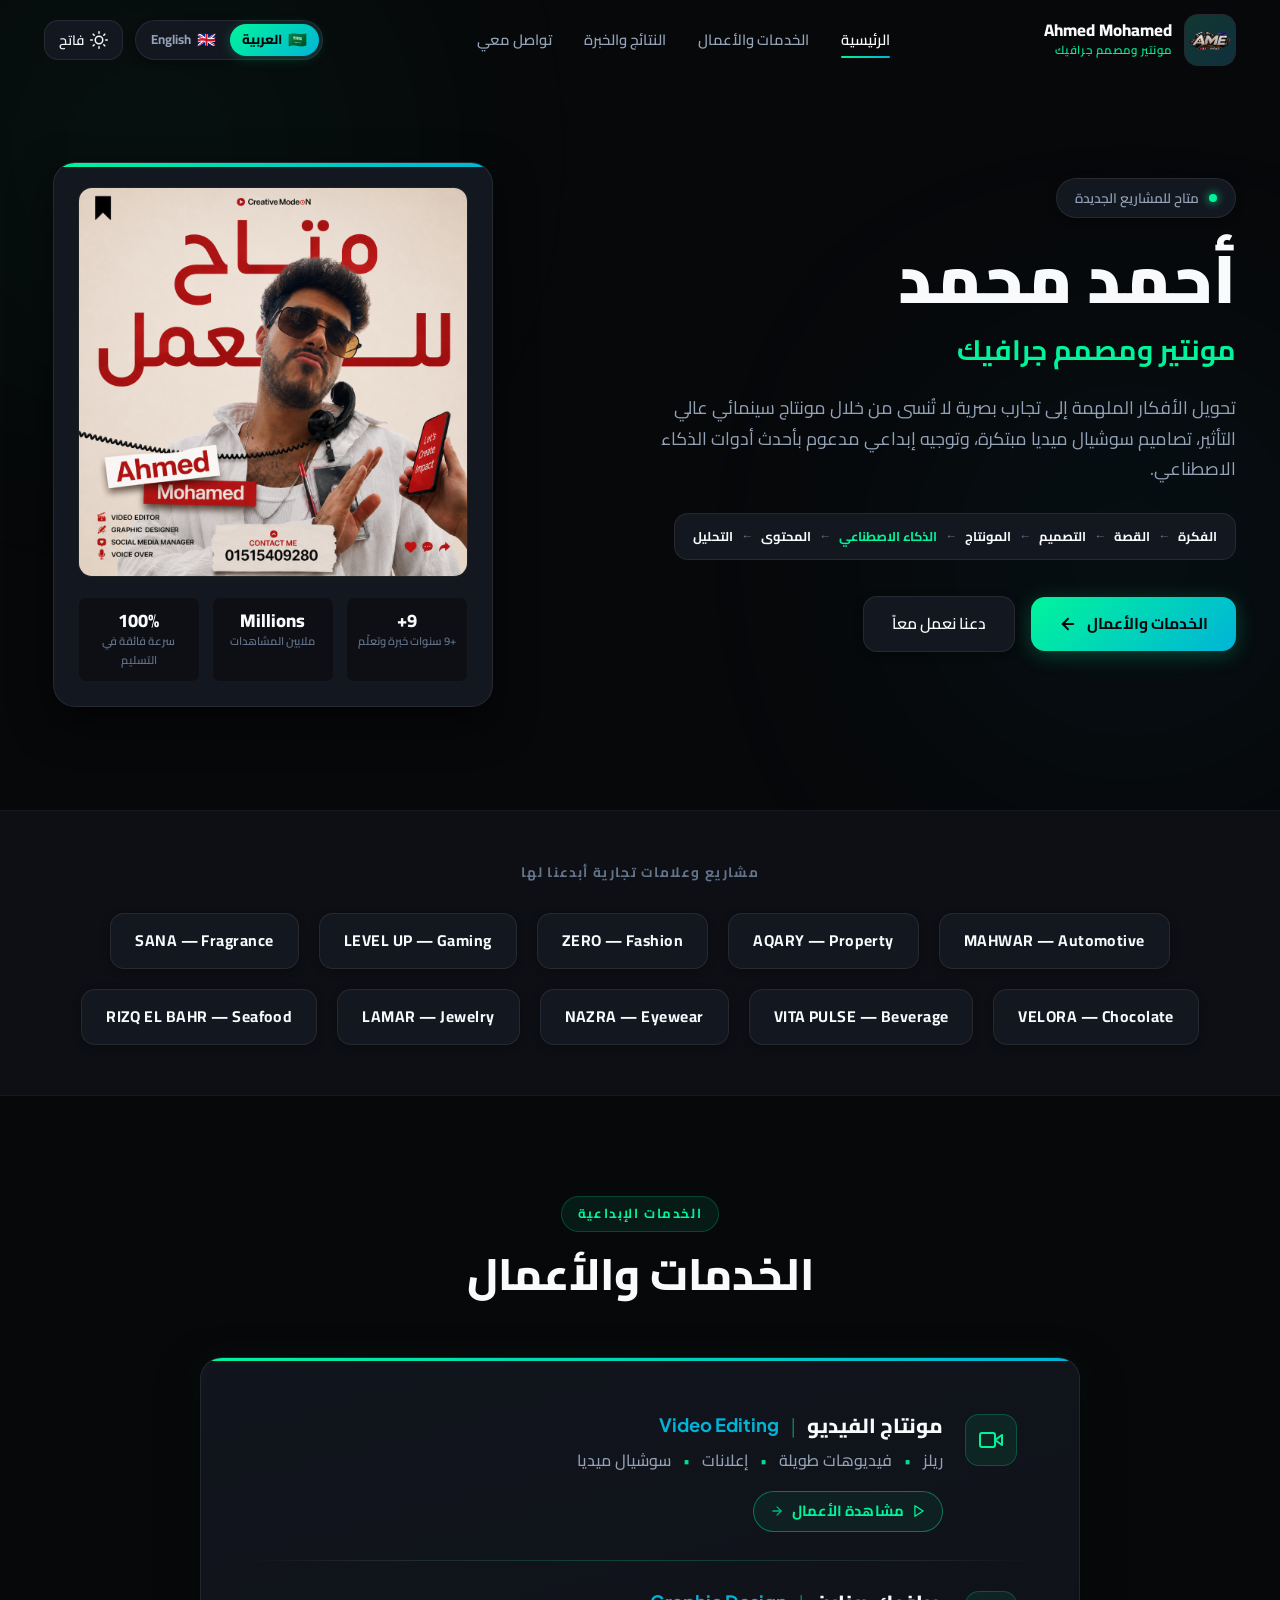
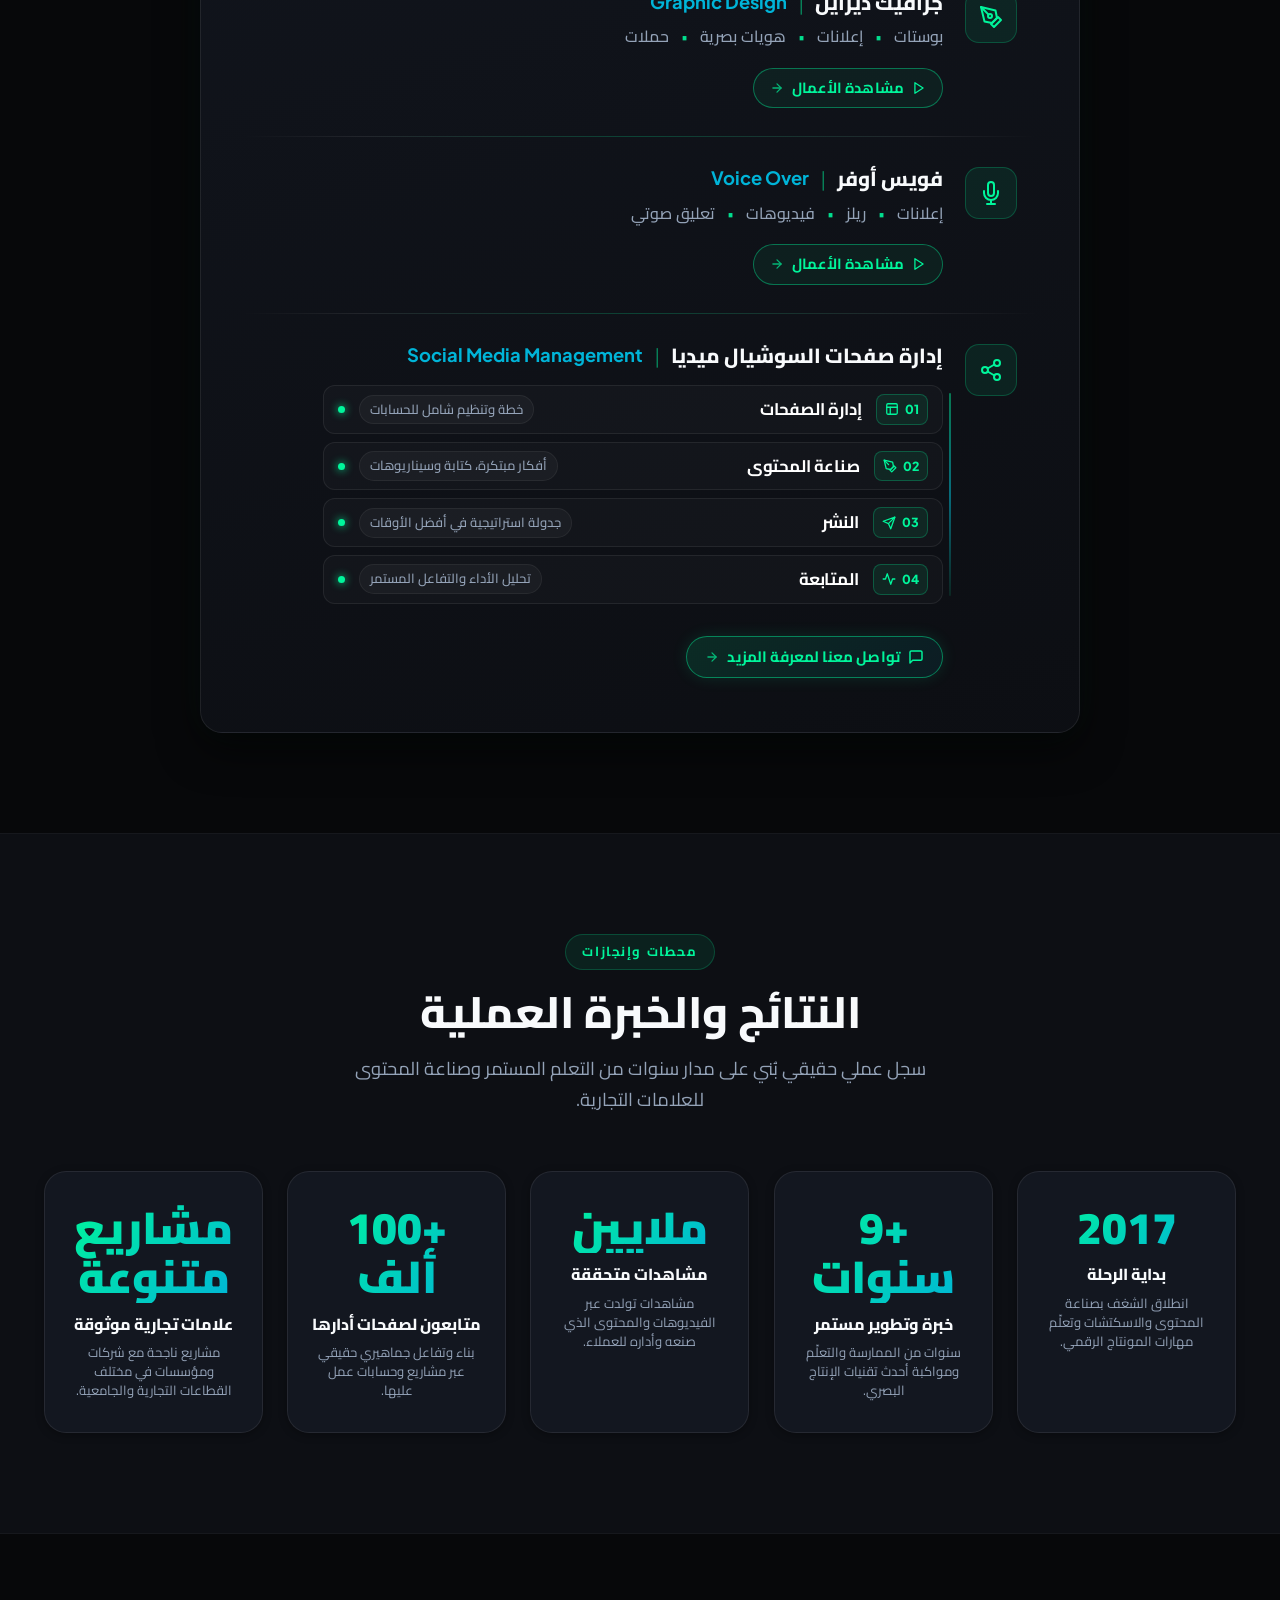
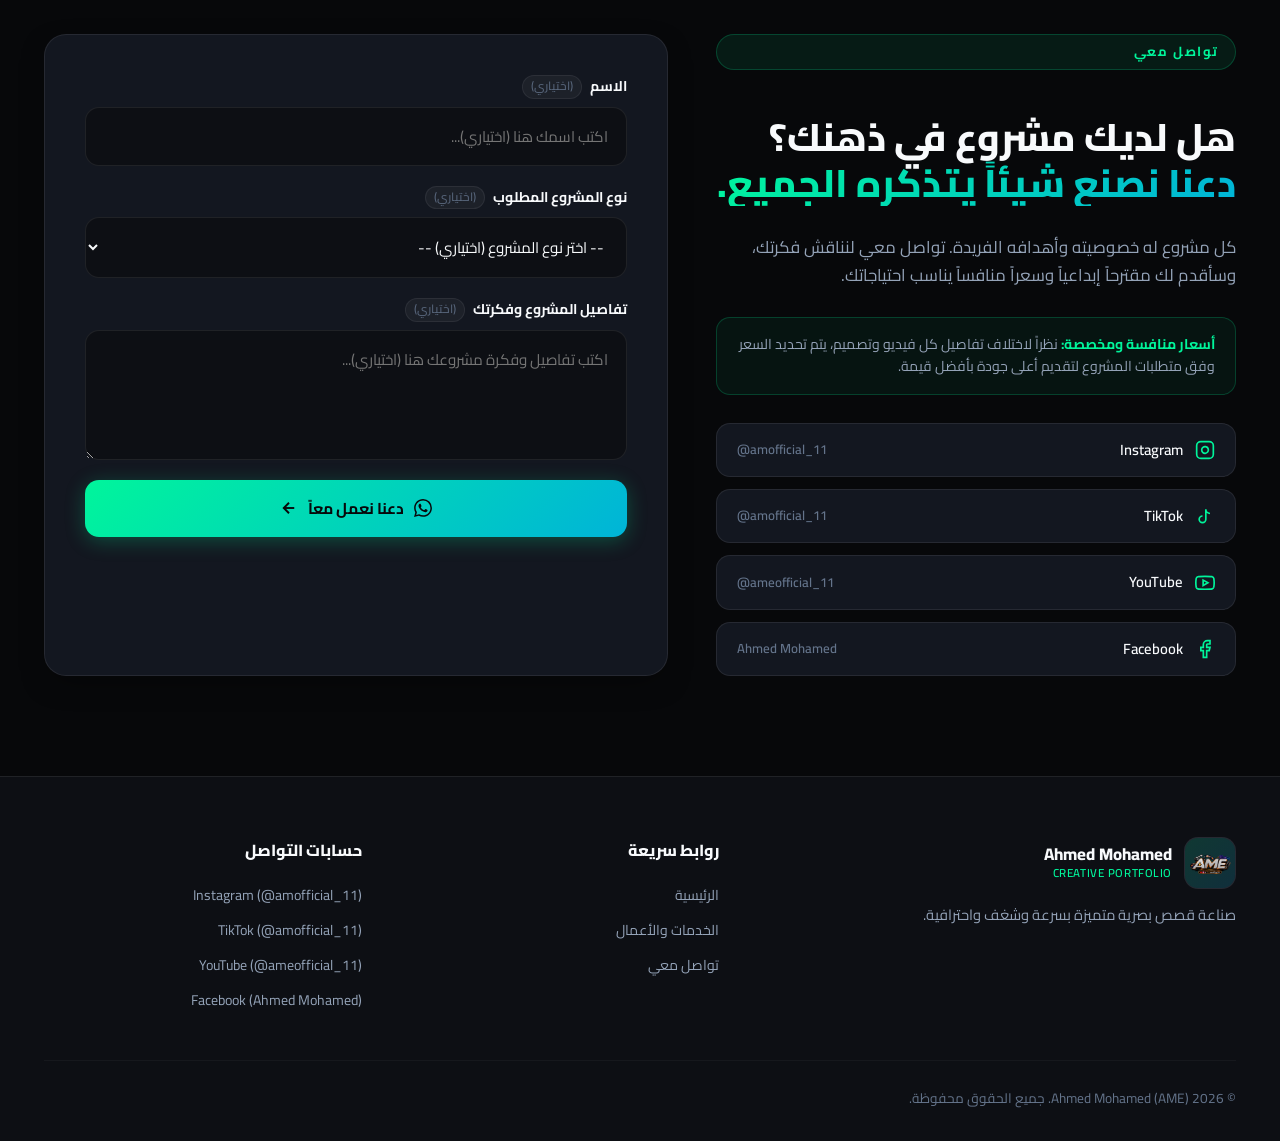
<file: index.html>
<!DOCTYPE html>
<html lang="en" dir="ltr" data-theme="dark">
<head>
  <meta charset="UTF-8">
  <meta name="viewport" content="width=device-width, initial-scale=1.0, maximum-scale=5.0">
  <meta http-equiv="X-UA-Compatible" content="IE=edge">
  <script>
    (function() {
      const savedTheme = localStorage.getItem('ame_portfolio_theme') || 'dark';
      document.documentElement.setAttribute('data-theme', savedTheme);
      const savedLang = localStorage.getItem('ame_portfolio_lang') || 'ar';
      document.documentElement.setAttribute('lang', savedLang);
      document.documentElement.setAttribute('dir', savedLang === 'ar' ? 'rtl' : 'ltr');
    })();
  </script>
  
  <!-- Primary Meta Tags -->
  <title>Ahmed Mohamed (AME) | Video Editor & Graphic Designer Portfolio</title>
  <meta name="title" content="Ahmed Mohamed (AME) | Video Editor & Graphic Designer Portfolio">
  <meta name="description" content="Official portfolio of Ahmed Mohamed (AME) - Video Editor, Graphic Designer & AI Creative Specialist. Transforming ideas into high-impact visual stories, short-form reels, and social media campaigns.">
  <meta name="keywords" content="Ahmed Mohamed, AME, Video Editor, Graphic Designer, Reels, TikTok Editing, Social Media Design, AI Creative, Motion Graphics, Arabic Video Editor">
  <meta name="author" content="Ahmed Mohamed">
  <meta name="robots" content="index, follow">

  <!-- Open Graph / Facebook -->
  <meta property="og:type" content="website">
  <meta property="og:title" content="Ahmed Mohamed (AME) | Video Editor & Graphic Designer">
  <meta property="og:description" content="Specialized in video editing, social media design, and AI-accelerated creative content. Explore selected works and case studies.">
  <meta property="og:image" content="assets/images/og-preview.png">

  <!-- Favicon Logo -->
  <link rel="icon" type="image/png" href="assets/images/ame-logo.png">

  <!-- Google Fonts: Plus Jakarta Sans (English) & Cairo (Arabic) -->
  <link rel="preconnect" href="https://fonts.googleapis.com">
  <link rel="preconnect" href="https://fonts.gstatic.com" crossorigin>
  <link href="https://fonts.googleapis.com/css2?family=Cairo:wght@400;500;600;700;800;900&family=Plus+Jakarta+Sans:ital,wght@0,400;0,500;0,600;0,700;0,800;1,400;1,700&display=swap" rel="stylesheet">

  <!-- Main Stylesheet -->
  <link rel="stylesheet" href="css/style.css">
</head>
<body>

  <!-- Ambient Glowing Background Accents -->
  <div class="bg-ambient-glow glow-top-left" aria-hidden="true"></div>
  <div class="bg-ambient-glow glow-bottom-right" aria-hidden="true"></div>

  <!-- =================================================================
       HEADER / STICKY NAVIGATION
       ================================================================= -->
  <header class="site-header" id="header">
    <div class="container nav-container">
      
      <!-- Brand Monogram & Name -->
      <a href="#hero" class="brand-logo" aria-label="Ahmed Mohamed Home">
        <div class="brand-mark">
          <img src="assets/images/ame-logo.png" alt="AME Logo" class="brand-mark-img">
        </div>
        <div class="brand-text">
          <span class="brand-name">Ahmed Mohamed</span>
          <span class="brand-sub" data-i18n="hero.role">Video Editor & Graphic Designer</span>
        </div>
      </a>

      <!-- Desktop Navigation Links -->
      <nav class="nav-menu" id="nav-menu" aria-label="Main Navigation">
        <a href="#hero" class="nav-link active" data-i18n="nav.home">Home</a>
        <a href="#services" class="nav-link" data-i18n="nav.services">Services & Work</a>
        <a href="#results" class="nav-link" data-i18n="nav.results">Results</a>
        <a href="#contact" class="nav-link" data-i18n="nav.contact">Contact</a>
      </nav>

      <!-- Action Controls (Dual Language Switcher & Theme Toggle & CTA) -->
      <div class="nav-actions">
        
        <!-- Bilingual Segmented Language Switcher (AR & EN) -->
        <div class="lang-switch-group" role="group" aria-label="Language Selector">
          <button id="lang-btn-ar" class="lang-pill-btn active" data-lang="ar" aria-label="النسخة العربية" title="تفعيل النسخة العربية">
            <span class="lang-flag">🇸🇦</span>
            <span class="lang-text">العربية</span>
          </button>
          <button id="lang-btn-en" class="lang-pill-btn" data-lang="en" aria-label="English Version" title="Switch to English">
            <span class="lang-flag">🇬🇧</span>
            <span class="lang-text">English</span>
          </button>
        </div>

        <!-- Dark / Light Theme Switcher -->
        <button id="theme-toggle" class="control-btn" aria-label="Toggle Theme" title="Toggle Dark/Light Mode">
          <span class="theme-icon">
            <!-- Moon Icon by default for dark -->
            <svg viewBox="0 0 24 24" fill="none" stroke="currentColor" stroke-width="2" stroke-linecap="round" stroke-linejoin="round" aria-hidden="true">
              <circle cx="12" cy="12" r="5"></circle>
              <line x1="12" y1="1" x2="12" y2="3"></line>
              <line x1="12" y1="21" x2="12" y2="23"></line>
              <line x1="4.22" y1="4.22" x2="5.64" y2="5.64"></line>
              <line x1="18.36" y1="18.36" x2="19.78" y2="19.78"></line>
              <line x1="1" y1="12" x2="3" y2="12"></line>
              <line x1="21" y1="12" x2="23" y2="12"></line>
              <line x1="4.22" y1="19.78" x2="5.64" y2="18.36"></line>
              <line x1="18.36" y1="5.64" x2="19.78" y2="4.22"></line>
            </svg>
          </span>
          <span class="theme-label">Light</span>
        </button>

        <!-- Let's Talk Direct CTA -->
        <a href="#contact" class="btn btn-primary" style="display: none; padding: 8px 16px; font-size: 0.85rem;" id="nav-cta-btn" data-i18n="nav.letsTalk">
          Let's Talk
        </a>

        <!-- Mobile Menu Hamburger Button -->
        <button id="mobile-toggle" class="mobile-toggle" aria-label="Open Navigation Menu" aria-expanded="false" aria-controls="nav-menu">
          <svg viewBox="0 0 24 24" fill="none" stroke="currentColor" stroke-width="2" stroke-linecap="round" stroke-linejoin="round">
            <line x1="3" y1="12" x2="21" y2="12"></line>
            <line x1="3" y1="6" x2="21" y2="6"></line>
            <line x1="3" y1="18" x2="21" y2="18"></line>
          </svg>
        </button>

      </div>

    </div>
  </header>

  <main id="main-content">

    <!-- =================================================================
         1. HERO SECTION
         ================================================================= -->
    <section class="hero-section" id="hero">
      <div class="container hero-grid">
        
        <!-- Hero Text & CTAs -->
        <div class="hero-content reveal">
          
          <!-- Availability Badge -->
          <div class="hero-status-pill">
            <span class="status-dot"></span>
            <span data-i18n="hero.status">Available for New Projects</span>
          </div>

          <!-- Hero Main Title -->
          <h1 class="hero-title">
            <span data-i18n="hero.title">Ahmed Mohamed</span>
          </h1>

          <!-- Role -->
          <span class="hero-role" data-i18n="hero.role">Video Editor & Graphic Designer</span>

          <!-- Positioning Statement -->
          <p class="hero-statement" data-i18n="hero.statement">
            Transforming bold concepts into unforgettable visual stories through high-impact video editing, social media design, and AI-accelerated creative direction.
          </p>

          <!-- Creative Pipeline (End-to-End Visual Transformation) -->
          <div class="workflow-pipeline" aria-label="Creative Pipeline">
            <span class="pipeline-step" data-i18n="hero.pipeline.idea">Idea</span>
            <span class="pipeline-arrow">→</span>
            <span class="pipeline-step" data-i18n="hero.pipeline.story">Story</span>
            <span class="pipeline-arrow">→</span>
            <span class="pipeline-step" data-i18n="hero.pipeline.design">Design</span>
            <span class="pipeline-arrow">→</span>
            <span class="pipeline-step" data-i18n="hero.pipeline.editing">Editing</span>
            <span class="pipeline-arrow">→</span>
            <span class="pipeline-step highlight" data-i18n="hero.pipeline.ai">AI</span>
            <span class="pipeline-arrow">→</span>
            <span class="pipeline-step" data-i18n="hero.pipeline.content">Content</span>
            <span class="pipeline-arrow">→</span>
            <span class="pipeline-step" data-i18n="hero.pipeline.analysis">Analysis</span>
          </div>

          <!-- Primary CTA Buttons -->
          <div class="hero-cta-group">
            <a href="#services" class="btn btn-primary" id="hero-view-work">
              <span data-i18n="hero.cta.work">Services & Work</span>
              <svg class="arrow-icon" viewBox="0 0 24 24" fill="none" stroke="currentColor" stroke-width="2.5" stroke-linecap="round" stroke-linejoin="round">
                <line x1="5" y1="12" x2="19" y2="12"></line>
                <polyline points="12 5 19 12 12 19"></polyline>
              </svg>
            </a>

            <a href="#contact" class="btn btn-secondary" id="hero-contact-btn">
              <span data-i18n="hero.cta.contact">Let's Work Together</span>
            </a>
          </div>


        </div>

        <!-- Hero Visual Showcase Card -->
        <div class="hero-visual reveal">
          <div class="hero-visual-card">
            
            <div class="hero-preview-box">
              <div class="hero-profile-img-wrap">
                <img src="assets/images/ahmed-hero.jpg" alt="Ahmed Mohamed - Video Editor & Creative Director" class="hero-profile-img">
              </div>
            </div>

            <!-- Quick Key Metrics in Card -->
            <div class="visual-stats-row">
              <div class="v-stat-item">
                <div class="v-stat-num">9+</div>
                <div class="v-stat-label" data-i18n="hero.stat.years">Years Experience</div>
              </div>
              <div class="v-stat-item">
                <div class="v-stat-num">Millions</div>
                <div class="v-stat-label" data-i18n="hero.stat.views">Views Generated</div>
              </div>
              <div class="v-stat-item">
                <div class="v-stat-num">100%</div>
                <div class="v-stat-label" data-i18n="hero.stat.speed">Fast Delivery</div>
              </div>
            </div>

          </div>
        </div>

      </div>
    </section>


    <!-- =================================================================
         2. CLIENTS & BRANDS SECTION
         ================================================================= -->
    <section class="clients-section" id="clients" aria-label="Clients and Brands">
      <div class="container">
        <p class="clients-intro" data-i18n="clients.intro">مشاريع وعلامات تجارية أبدعنا لها</p>
        
        <!-- Clean Text-Only Brand Grid Without Logos -->
        <div class="brands-grid">
          
          <div class="brand-card">
            <span class="brand-name-text" data-i18n="brand.mahwar">MAHWAR — Automotive</span>
          </div>

          <div class="brand-card">
            <span class="brand-name-text" data-i18n="brand.aqari">AQARY — Property</span>
          </div>

          <div class="brand-card">
            <span class="brand-name-text" data-i18n="brand.zero">ZERO — Fashion</span>
          </div>

          <div class="brand-card">
            <span class="brand-name-text" data-i18n="brand.levelup">LEVEL UP — Gaming</span>
          </div>

          <div class="brand-card">
            <span class="brand-name-text" data-i18n="brand.sana">SANA — Fragrance</span>
          </div>

          <div class="brand-card">
            <span class="brand-name-text" data-i18n="brand.velora">VELORA — Chocolate</span>
          </div>

          <div class="brand-card">
            <span class="brand-name-text" data-i18n="brand.vitapulse">VITA PULSE — Beverage</span>
          </div>

          <div class="brand-card">
            <span class="brand-name-text" data-i18n="brand.nazra">NAZRA — Eyewear</span>
          </div>

          <div class="brand-card">
            <span class="brand-name-text" data-i18n="brand.lamar">LAMAR — Jewelry</span>
          </div>

          <div class="brand-card">
            <span class="brand-name-text" data-i18n="brand.rizqelbahr">RIZQ EL BAHR — Seafood</span>
          </div>

        </div>
      </div>
    </section>


    <!-- =================================================================
         3. SERVICES & WORK SECTION
         ================================================================= -->
    <section class="services-section" id="services">
      <div class="container">

        <div class="section-header reveal">
          <span class="section-tag" data-i18n="services.tag">What I Do Best</span>
          <h2 class="section-title" data-i18n="services.title">Services & Work</h2>
        </div>

        <!-- Single Clean Services Card -->
        <div class="services-simple-card reveal">

          <!-- 1. Video Editing -->
          <div class="service-simple-item">
            <div class="service-simple-icon">
              <svg viewBox="0 0 24 24" fill="none" stroke="currentColor" stroke-width="2" stroke-linecap="round" stroke-linejoin="round">
                <polygon points="23 7 16 12 23 17 23 7"></polygon>
                <rect x="1" y="5" width="15" height="14" rx="2" ry="2"></rect>
              </svg>
            </div>
            <div class="service-simple-content">
              <div class="service-simple-title">
                <span class="service-name-ar">مونتاج الفيديو</span>
                <span class="service-divider">|</span>
                <span class="service-name-en">Video Editing</span>
              </div>
              <div class="service-simple-tags" data-i18n-html="services.simple.videoTags">
                ريلز <span class="bullet-dot">•</span> فيديوهات طويلة <span class="bullet-dot">•</span> إعلانات <span class="bullet-dot">•</span> سوشيال ميديا
              </div>
              <a href="portfolio-video.html" target="_blank" class="view-works-btn" id="view-works-video">
                <svg viewBox="0 0 24 24" fill="none" stroke="currentColor" stroke-width="2.2" stroke-linecap="round" stroke-linejoin="round"><polygon points="5 3 19 12 5 21 5 3"></polygon></svg>
                <span>مشاهدة الأعمال</span>
                <svg class="arrow-icon" viewBox="0 0 24 24" fill="none" stroke="currentColor" stroke-width="2.2" stroke-linecap="round" stroke-linejoin="round"><line x1="5" y1="12" x2="19" y2="12"></line><polyline points="12 5 19 12 12 19"></polyline></svg>
              </a>
            </div>
          </div>

          <div class="service-simple-divider"></div>

          <!-- 2. Graphic Design -->
          <div class="service-simple-item">
            <div class="service-simple-icon">
              <svg viewBox="0 0 24 24" fill="none" stroke="currentColor" stroke-width="2" stroke-linecap="round" stroke-linejoin="round">
                <path d="M12 19l7-7 3 3-7 7-3-3z"></path>
                <path d="M18 13l-1.5-7.5L2 2l3.5 14.5L13 18l5-5z"></path>
                <path d="M2 2l7.586 7.586"></path>
                <circle cx="11" cy="11" r="2"></circle>
              </svg>
            </div>
            <div class="service-simple-content">
              <div class="service-simple-title">
                <span class="service-name-ar">جرافيك ديزاين</span>
                <span class="service-divider">|</span>
                <span class="service-name-en">Graphic Design</span>
              </div>
              <div class="service-simple-tags" data-i18n-html="services.simple.designTags">
                بوستات <span class="bullet-dot">•</span> إعلانات <span class="bullet-dot">•</span> هويات بصرية <span class="bullet-dot">•</span> حملات
              </div>
              <a href="portfolio-design.html" target="_blank" class="view-works-btn" id="view-works-design">
                <svg viewBox="0 0 24 24" fill="none" stroke="currentColor" stroke-width="2.2" stroke-linecap="round" stroke-linejoin="round"><polygon points="5 3 19 12 5 21 5 3"></polygon></svg>
                <span>مشاهدة الأعمال</span>
                <svg class="arrow-icon" viewBox="0 0 24 24" fill="none" stroke="currentColor" stroke-width="2.2" stroke-linecap="round" stroke-linejoin="round"><line x1="5" y1="12" x2="19" y2="12"></line><polyline points="12 5 19 12 12 19"></polyline></svg>
              </a>
            </div>
          </div>

          <div class="service-simple-divider"></div>

          <!-- 3. Voice Over -->
          <div class="service-simple-item">
            <div class="service-simple-icon">
              <svg viewBox="0 0 24 24" fill="none" stroke="currentColor" stroke-width="2" stroke-linecap="round" stroke-linejoin="round">
                <path d="M12 1a3 3 0 0 0-3 3v8a3 3 0 0 0 6 0V4a3 3 0 0 0-3-3z"></path>
                <path d="M19 10v2a7 7 0 0 1-14 0v-2"></path>
                <line x1="12" y1="19" x2="12" y2="23"></line>
                <line x1="8" y1="23" x2="16" y2="23"></line>
              </svg>
            </div>
            <div class="service-simple-content">
              <div class="service-simple-title">
                <span class="service-name-ar">فويس أوفر</span>
                <span class="service-divider">|</span>
                <span class="service-name-en">Voice Over</span>
              </div>
              <div class="service-simple-tags" data-i18n-html="services.simple.voiceTags">
                إعلانات <span class="bullet-dot">•</span> ريلز <span class="bullet-dot">•</span> فيديوهات <span class="bullet-dot">•</span> تعليق صوتي
              </div>
              <a href="portfolio-voice.html" target="_blank" class="view-works-btn" id="view-works-voice">
                <svg viewBox="0 0 24 24" fill="none" stroke="currentColor" stroke-width="2.2" stroke-linecap="round" stroke-linejoin="round"><polygon points="5 3 19 12 5 21 5 3"></polygon></svg>
                <span>مشاهدة الأعمال</span>
                <svg class="arrow-icon" viewBox="0 0 24 24" fill="none" stroke="currentColor" stroke-width="2.2" stroke-linecap="round" stroke-linejoin="round"><line x1="5" y1="12" x2="19" y2="12"></line><polyline points="12 5 19 12 12 19"></polyline></svg>
              </a>
            </div>
          </div>

          <div class="service-simple-divider"></div>

          <!-- 4. Social Media Management -->
          <div class="service-simple-item service-social-item" id="service-social-mgmt">
            <div class="service-simple-icon service-social-icon">
              <svg viewBox="0 0 24 24" fill="none" stroke="currentColor" stroke-width="2" stroke-linecap="round" stroke-linejoin="round">
                <circle cx="18" cy="5" r="3"></circle>
                <circle cx="6" cy="12" r="3"></circle>
                <circle cx="18" cy="19" r="3"></circle>
                <line x1="8.59" y1="13.51" x2="15.42" y2="17.49"></line>
                <line x1="15.41" y1="6.51" x2="8.59" y2="10.49"></line>
              </svg>
            </div>
            <div class="service-simple-content">
              <div class="service-simple-title">
                <span class="service-name-ar">إدارة صفحات السوشيال ميديا</span>
                <span class="service-divider">|</span>
                <span class="service-name-en">Social Media Management</span>
              </div>

              <!-- Animated Vertical Action Headings (ودي حاجات بتتعمل) -->
              <div class="social-pillars-wrapper" role="list">
                
                <!-- 01. إدارة الصفحات -->
                <div class="social-pillar-item" role="listitem" style="--pillar-idx: 0;">
                  <div class="pillar-indicator">
                    <span class="pillar-num">01</span>
                    <svg class="pillar-icon" viewBox="0 0 24 24" fill="none" stroke="currentColor" stroke-width="2" stroke-linecap="round" stroke-linejoin="round">
                      <rect x="3" y="3" width="18" height="18" rx="2" ry="2"></rect>
                      <line x1="3" y1="9" x2="21" y2="9"></line>
                      <line x1="9" y1="21" x2="9" y2="9"></line>
                    </svg>
                  </div>
                  <div class="pillar-content">
                    <div class="pillar-heading">
                      <h4 class="pillar-title-text" data-i18n="services.social.p1">إدارة الصفحات</h4>
                      <span class="pillar-badge" data-i18n="services.social.p1Sub">خطة وتنظيم شامل للحسابات</span>
                    </div>
                  </div>
                  <span class="pillar-pulse-dot" title="خدمة نشطة"></span>
                </div>

                <!-- 02. صناعة المحتوى -->
                <div class="social-pillar-item" role="listitem" style="--pillar-idx: 1;">
                  <div class="pillar-indicator">
                    <span class="pillar-num">02</span>
                    <svg class="pillar-icon" viewBox="0 0 24 24" fill="none" stroke="currentColor" stroke-width="2" stroke-linecap="round" stroke-linejoin="round">
                      <path d="M12 19l7-7 3 3-7 7-3-3z"></path>
                      <path d="M18 13l-1.5-7.5L2 2l3.5 14.5L13 18l5-5z"></path>
                      <path d="M2 2l7.586 7.586"></path>
                    </svg>
                  </div>
                  <div class="pillar-content">
                    <div class="pillar-heading">
                      <h4 class="pillar-title-text" data-i18n="services.social.p2">صناعة المحتوى</h4>
                      <span class="pillar-badge" data-i18n="services.social.p2Sub">أفكار مبتكرة، كتابة وسيناريوهات</span>
                    </div>
                  </div>
                  <span class="pillar-pulse-dot" title="خدمة نشطة"></span>
                </div>

                <!-- 03. النشر -->
                <div class="social-pillar-item" role="listitem" style="--pillar-idx: 2;">
                  <div class="pillar-indicator">
                    <span class="pillar-num">03</span>
                    <svg class="pillar-icon" viewBox="0 0 24 24" fill="none" stroke="currentColor" stroke-width="2" stroke-linecap="round" stroke-linejoin="round">
                      <line x1="22" y1="2" x2="11" y2="13"></line>
                      <polygon points="22 2 15 22 11 13 2 9 22 2"></polygon>
                    </svg>
                  </div>
                  <div class="pillar-content">
                    <div class="pillar-heading">
                      <h4 class="pillar-title-text" data-i18n="services.social.p3">النشر</h4>
                      <span class="pillar-badge" data-i18n="services.social.p3Sub">جدولة استراتيجية في أفضل الأوقات</span>
                    </div>
                  </div>
                  <span class="pillar-pulse-dot" title="خدمة نشطة"></span>
                </div>

                <!-- 04. المتابعة -->
                <div class="social-pillar-item" role="listitem" style="--pillar-idx: 3;">
                  <div class="pillar-indicator">
                    <span class="pillar-num">04</span>
                    <svg class="pillar-icon" viewBox="0 0 24 24" fill="none" stroke="currentColor" stroke-width="2" stroke-linecap="round" stroke-linejoin="round">
                      <polyline points="22 12 18 12 15 21 9 3 6 12 2 12"></polyline>
                    </svg>
                  </div>
                  <div class="pillar-content">
                    <div class="pillar-heading">
                      <h4 class="pillar-title-text" data-i18n="services.social.p4">المتابعة</h4>
                      <span class="pillar-badge" data-i18n="services.social.p4Sub">تحليل الأداء والتفاعل المستمر</span>
                    </div>
                  </div>
                  <span class="pillar-pulse-dot" title="خدمة نشطة"></span>
                </div>

              </div>

              <!-- Contact Button (تواصل معنا لمعرفة المزيد) -->
              <a href="#contact" class="view-works-btn contact-learn-btn" id="btn-social-contact">
                <svg class="chat-icon" viewBox="0 0 24 24" fill="none" stroke="currentColor" stroke-width="2.2" stroke-linecap="round" stroke-linejoin="round">
                  <path d="M21 15a2 2 0 0 1-2 2H7l-4 4V5a2 2 0 0 1 2-2h14a2 2 0 0 1 2 2z"></path>
                </svg>
                <span data-i18n="services.social.contactBtn">تواصل معنا لمعرفة المزيد</span>
                <svg class="arrow-icon" viewBox="0 0 24 24" fill="none" stroke="currentColor" stroke-width="2.2" stroke-linecap="round" stroke-linejoin="round">
                  <line x1="5" y1="12" x2="19" y2="12"></line>
                  <polyline points="12 5 19 12 12 19"></polyline>
                </svg>
              </a>
            </div>
          </div>

        </div>
      </div>
    </section>


    <!-- =================================================================
         8. RESULTS & CREDIBILITY SECTION
         ================================================================= -->
    <section class="results-section" id="results">
      <div class="container">
        
        <div class="section-header reveal">
          <span class="section-tag" data-i18n="results.tag">Proven Milestones</span>
          <h2 class="section-title" data-i18n="results.title">Results & Credibility</h2>
          <p class="section-subtitle" data-i18n="results.subtitle">
            Verifiable track record built over years of dedicated creative work and brand partnerships.
          </p>
        </div>

        <div class="results-grid">
          
          <div class="stat-metric-card reveal">
            <div class="stat-metric-num" data-i18n="results.stat1.num">2017</div>
            <h3 class="stat-metric-title" data-i18n="results.stat1.title">Journey Began</h3>
            <p class="stat-metric-desc" data-i18n="results.stat1.desc">
              Started creating visual content, sketches, and learning digital editing.
            </p>
          </div>

          <div class="stat-metric-card reveal">
            <div class="stat-metric-num" data-i18n="results.stat2.num">9+ Yrs</div>
            <h3 class="stat-metric-title" data-i18n="results.stat2.title">Creative Evolution</h3>
            <p class="stat-metric-desc" data-i18n="results.stat2.desc">
              Years of continuous learning, tool mastery, and visual design growth.
            </p>
          </div>

          <div class="stat-metric-card reveal">
            <div class="stat-metric-num" data-i18n="results.stat3.num">Millions</div>
            <h3 class="stat-metric-title" data-i18n="results.stat3.title">Total Video Views</h3>
            <p class="stat-metric-desc" data-i18n="results.stat3.desc">
              Generated across content produced, edited, and directed for client brands.
            </p>
          </div>

          <div class="stat-metric-card reveal">
            <div class="stat-metric-num" data-i18n="results.stat4.num">100K+</div>
            <h3 class="stat-metric-title" data-i18n="results.stat4.title">Audience Reach</h3>
            <p class="stat-metric-desc" data-i18n="results.stat4.desc">
              Followers grown and engaged across managed client social channels.
            </p>
          </div>

          <div class="stat-metric-card reveal">
            <div class="stat-metric-num" data-i18n="results.stat5.num">Multiple</div>
            <h3 class="stat-metric-title" data-i18n="results.stat5.title">Trusted Brands</h3>
            <p class="stat-metric-desc" data-i18n="results.stat5.desc">
              Successful creative collaborations across diverse commercial sectors.
            </p>
          </div>

        </div>

      </div>
    </section>








    <!-- =================================================================
         11. CONTACT & HIRE ME SECTION
         ================================================================= -->
    <section class="contact-section" id="contact">
      <div class="container contact-grid">
        
        <!-- Left Column: Friendly Invitation & Direct Channels -->
        <div class="contact-info-col reveal">
          <span class="section-tag" data-i18n="contact.tag">Let's Connect</span>
          
          <h2 class="contact-hero-heading">
            <span data-i18n="contact.title">Have a project in mind?</span><br>
            <span class="gradient-text" data-i18n="contact.highlight">Let's create something people remember.</span>
          </h2>

          <p class="contact-desc" data-i18n="contact.desc">
            Every project is unique. Reach out to discuss your goals, timeline, and vision, and I will prepare a customized proposal tailored to your needs.
          </p>

          <!-- Transparent Pricing Notice -->
          <div class="contact-pricing-note" data-i18n-html="contact.pricingNote">
            <strong>Transparent & Affordable:</strong> Because every video and design scope differs, pricing is customized per project to give you the highest value.
          </div>

          <!-- Direct Social Profiles List -->
          <div class="social-links-grid" aria-label="Social Profiles">
            
            <!-- Instagram -->
            <a href="https://instagram.com/amofficial_11" target="_blank" rel="noopener noreferrer" class="social-link-item">
              <div class="social-link-left">
                <svg viewBox="0 0 24 24" fill="none" stroke="currentColor" stroke-width="2"><rect x="2" y="2" width="20" height="20" rx="5" ry="5"></rect><path d="M16 11.37A4 4 0 1 1 12.63 8 4 4 0 0 1 16 11.37z"></path><line x1="17.5" y1="6.5" x2="17.51" y2="6.5"></line></svg>
                <span>Instagram</span>
              </div>
              <span class="social-handle-text ltr-only">@amofficial_11</span>
            </a>

            <!-- TikTok -->
            <a href="https://tiktok.com/@amofficial_11" target="_blank" rel="noopener noreferrer" class="social-link-item">
              <div class="social-link-left">
                <svg viewBox="0 0 24 24" fill="none" stroke="currentColor" stroke-width="2"><path d="M9 12a4 4 0 1 0 4 4V4a5 5 0 0 0 5 5"></path></svg>
                <span>TikTok</span>
              </div>
              <span class="social-handle-text ltr-only">@amofficial_11</span>
            </a>

            <!-- YouTube -->
            <a href="https://youtube.com/@ameofficial_11?si=B2Zp8fCpnyhWwFLM" target="_blank" rel="noopener noreferrer" class="social-link-item">
              <div class="social-link-left">
                <svg viewBox="0 0 24 24" fill="none" stroke="currentColor" stroke-width="2"><path d="M22.54 6.42a2.78 2.78 0 0 0-1.94-2C18.88 4 12 4 12 4s-6.88 0-8.6.46a2.78 2.78 0 0 0-1.94 2A29 29 0 0 0 1 11.75a29 29 0 0 0 .46 5.33A2.78 2.78 0 0 0 3.4 19c1.72.46 8.6.46 8.6.46s6.88 0 8.6-.46a2.78 2.78 0 0 0 1.94-2 29 29 0 0 0 .46-5.25 29 29 0 0 0-.46-5.33z"></path><polygon points="9.75 15.02 15.5 11.75 9.75 8.48 9.75 15.02"></polygon></svg>
                <span>YouTube</span>
              </div>
              <span class="social-handle-text ltr-only">@ameofficial_11</span>
            </a>

            <!-- Facebook -->
            <a href="https://www.facebook.com/share/1HrUEgRE9D/?mibextid=wwXIfr" target="_blank" rel="noopener noreferrer" class="social-link-item">
              <div class="social-link-left">
                <svg viewBox="0 0 24 24" fill="none" stroke="currentColor" stroke-width="2"><path d="M18 2h-3a5 5 0 0 0-5 5v3H7v4h3v8h4v-8h3l1-4h-4V7a1 1 0 0 1 1-1h3z"></path></svg>
                <span>Facebook</span>
              </div>
              <span class="social-handle-text">Ahmed Mohamed</span>
            </a>

          </div>

        </div>

        <!-- Right Column: Interactive Contact Form -->
        <div class="contact-form-wrapper reveal">
          <form class="contact-form" id="contact-form" novalidate>

            <!-- Name Field (optional) -->
            <div class="form-group">
              <label for="form-name" class="form-label">
                <span data-i18n="contact.form.name">الاسم</span>
                <span class="optional-badge" data-i18n="contact.form.optional">(اختياري)</span>
              </label>
              <input type="text" id="form-name" class="form-input" placeholder="اكتب اسمك هنا (اختياري)..." data-i18n-placeholder="contact.form.namePlaceholder">
            </div>

            <!-- Project Type Dropdown (optional) -->
            <div class="form-group">
              <label for="form-service" class="form-label">
                <span data-i18n="contact.form.service">نوع المشروع المطلوب</span>
                <span class="optional-badge" data-i18n="contact.form.optional">(اختياري)</span>
              </label>
              <select id="form-service" class="form-select">
                <option value="" data-i18n="contact.form.serviceSelect">-- اختر نوع المشروع (اختياري) --</option>
                <option value="video_editing" data-i18n="contact.form.opt1">مونتاج الفيديو | Video Editing</option>
                <option value="graphic_design" data-i18n="contact.form.opt2">جرافيك ديزاين | Graphic Design</option>
                <option value="voice_over" data-i18n="contact.form.opt3">فويس أوفر | Voice Over</option>
                <option value="social_media" data-i18n="contact.form.opt4">إدارة صفحات السوشيال ميديا | Social Media Management</option>
                <option value="custom" data-i18n="contact.form.opt5">مشروع آخر | تعاون مخصص</option>
              </select>
            </div>

            <!-- Message Field (optional) -->
            <div class="form-group">
              <label for="form-message" class="form-label">
                <span data-i18n="contact.form.msg">تفاصيل المشروع وفكرتك</span>
                <span class="optional-badge" data-i18n="contact.form.optional">(اختياري)</span>
              </label>
              <textarea id="form-message" class="form-textarea" placeholder="اكتب تفاصيل وفكرة مشروعك هنا (اختياري)..." data-i18n-placeholder="contact.form.msgPlaceholder"></textarea>
            </div>

            <!-- WhatsApp CTA -->
            <button type="submit" class="btn btn-primary" id="form-submit-btn">
              <svg viewBox="0 0 24 24" fill="currentColor" width="20" height="20" style="flex-shrink:0"><path d="M17.472 14.382c-.297-.149-1.758-.867-2.03-.967-.273-.099-.471-.148-.67.15-.197.297-.767.966-.94 1.164-.173.199-.347.223-.644.075-.297-.15-1.255-.463-2.39-1.475-.883-.788-1.48-1.761-1.653-2.059-.173-.297-.018-.458.13-.606.134-.133.298-.347.446-.52.149-.174.198-.298.298-.497.099-.198.05-.371-.025-.52-.075-.149-.669-1.612-.916-2.207-.242-.579-.487-.5-.669-.51-.173-.008-.371-.01-.57-.01-.198 0-.52.074-.792.372-.272.297-1.04 1.016-1.04 2.479 0 1.462 1.065 2.875 1.213 3.074.149.198 2.096 3.2 5.077 4.487.709.306 1.262.489 1.694.625.712.227 1.36.195 1.871.118.571-.085 1.758-.719 2.006-1.413.248-.694.248-1.289.173-1.413-.074-.124-.272-.198-.57-.347m-5.421 7.403h-.004a9.87 9.87 0 01-5.031-1.378l-.361-.214-3.741.982.998-3.648-.235-.374a9.86 9.86 0 01-1.51-5.26c.001-5.45 4.436-9.884 9.888-9.884 2.64 0 5.122 1.03 6.988 2.898a9.825 9.825 0 012.893 6.994c-.003 5.45-4.437 9.884-9.885 9.884m8.413-18.297A11.815 11.815 0 0012.05 0C5.495 0 .16 5.335.157 11.892c0 2.096.547 4.142 1.588 5.945L.057 24l6.305-1.654a11.882 11.882 0 005.683 1.448h.005c6.554 0 11.89-5.335 11.893-11.893a11.821 11.821 0 00-3.48-8.413z"/></svg>
              <span data-i18n="contact.form.submit">دعنا نعمل معاً</span>
              <svg class="arrow-icon" viewBox="0 0 24 24" fill="none" stroke="currentColor" stroke-width="2.5">
                <line x1="5" y1="12" x2="19" y2="12"></line>
                <polyline points="12 5 19 12 12 19"></polyline>
              </svg>
            </button>

          </form>
        </div>

      </div>
    </section>

  </main>


  <!-- =================================================================
       MODAL / LIGHTBOX SYSTEM
       ================================================================= -->
  <div class="modal-overlay" id="modal-overlay" role="dialog" aria-modal="true" aria-hidden="true">
    <div class="modal-dialog">
      
      <!-- Close Button -->
      <button class="modal-close-btn" id="modal-close-btn" aria-label="Close modal">
        <svg viewBox="0 0 24 24" fill="none" stroke="currentColor" stroke-width="2.5" stroke-linecap="round" stroke-linejoin="round">
          <line x1="18" y1="6" x2="6" y2="18"></line>
          <line x1="6" y1="6" x2="18" y2="18"></line>
        </svg>
      </button>

      <!-- Modal Header -->
      <div class="modal-header">
        <div class="modal-client-tag" id="modal-client">Client Name</div>
        <h2 class="modal-title" id="modal-title">Project Case Study</h2>
        <span class="cs-type-pill" id="modal-type" style="margin-top: 4px; display: inline-block;">Project Type</span>
      </div>

      <!-- Modal Content Body -->
      <div class="modal-body">
        
        <!-- Media Showcase Placeholder -->
        <div class="modal-media-preview">
          <svg viewBox="0 0 24 24" fill="none" stroke="currentColor" stroke-width="1.5">
            <polygon points="5 3 19 12 5 21 5 3"></polygon>
          </svg>
          <span class="placeholder-tag" id="modal-category-tag">HIGH DEFINITION PRODUCTION MEDIA</span>
          <span class="ratio-badge" id="modal-aspect-tag" style="margin-top: 8px;">9:16 Vertical</span>
        </div>

        <!-- Detailed Breakdown Grid -->
        <div class="modal-details-grid">
          
          <div class="modal-detail-box">
            <div class="modal-detail-label" data-i18n="modal.role">My Role:</div>
            <div class="modal-detail-val" id="modal-role-val">Role description</div>
          </div>

          <div class="modal-detail-box">
            <div class="modal-detail-label" data-i18n="modal.challenge">The Challenge:</div>
            <div class="modal-detail-val" id="modal-challenge-val">Challenge description</div>
          </div>

          <div class="modal-detail-box">
            <div class="modal-detail-label" data-i18n="modal.idea">The Creative Concept:</div>
            <div class="modal-detail-val" id="modal-idea-val">Concept description</div>
          </div>

          <div class="modal-detail-box">
            <div class="modal-detail-label" data-i18n="modal.result">Final Outcome:</div>
            <div class="modal-detail-val" id="modal-result-val">Outcome description</div>
          </div>

        </div>

        <!-- Modal CTA -->
        <div style="margin-top: 8px; text-align: center;">
          <a href="#contact" class="btn btn-primary" id="modal-cta-btn" data-i18n="modal.cta">
            Request a Similar Project
          </a>
        </div>

      </div>

    </div>
  </div>


  <!-- =================================================================
       TOAST NOTIFICATIONS CONTAINER
       ================================================================= -->
  <div class="toast-container" id="toast-container" aria-live="polite"></div>


  <!-- =================================================================
       FOOTER
       ================================================================= -->
  <footer class="site-footer">
    <div class="container">
      
      <div class="footer-top">
        
        <!-- Brand Info -->
        <div class="footer-brand-info">
          <a href="#hero" class="brand-logo">
            <div class="brand-mark">
              <img src="assets/images/ame-logo.png" alt="AME Logo" class="brand-mark-img">
            </div>
            <div class="brand-text">
              <span class="brand-name">Ahmed Mohamed</span>
              <span class="brand-sub">Creative Portfolio</span>
            </div>
          </a>
          <p class="footer-desc" data-i18n="footer.tagline">
            Crafting unforgettable visual stories with speed, passion, and precision.
          </p>
        </div>

        <!-- Quick Navigation -->
        <div class="footer-nav-col">
          <h4 class="footer-col-title" data-i18n="footer.col1">Quick Navigation</h4>
          <a href="#hero" class="footer-link" data-i18n="nav.home">Home</a>
          <a href="#services" class="footer-link" data-i18n="nav.services">Services & Work</a>
          <a href="#contact" class="footer-link" data-i18n="nav.contact">Contact</a>
        </div>

        <!-- Social Channels -->
        <div class="footer-nav-col">
          <h4 class="footer-col-title" data-i18n="footer.col2">Social Channels</h4>
          <a href="https://instagram.com/amofficial_11" target="_blank" rel="noopener noreferrer" class="footer-link">Instagram (@amofficial_11)</a>
          <a href="https://tiktok.com/@amofficial_11" target="_blank" rel="noopener noreferrer" class="footer-link">TikTok (@amofficial_11)</a>
          <a href="https://youtube.com/@ameofficial_11?si=B2Zp8fCpnyhWwFLM" target="_blank" rel="noopener noreferrer" class="footer-link">YouTube (@ameofficial_11)</a>
          <a href="https://www.facebook.com/share/1HrUEgRE9D/?mibextid=wwXIfr" target="_blank" rel="noopener noreferrer" class="footer-link">Facebook (Ahmed Mohamed)</a>
        </div>

      </div>

      <!-- Footer Bottom Bar -->
      <div class="footer-bottom">
        <div>
          &copy; <span id="current-year">2026</span> Ahmed Mohamed (AME). <span data-i18n="footer.rights">All rights reserved.</span>
        </div>

        <button class="back-to-top-btn" id="back-to-top" aria-label="Back to top">
          <span data-i18n="footer.backToTop">Back to Top</span>
          <svg viewBox="0 0 24 24" fill="none" stroke="currentColor" stroke-width="2.5" stroke-linecap="round" stroke-linejoin="round">
            <polyline points="18 15 12 9 6 15"></polyline>
          </svg>
        </button>
      </div>

    </div>
  </footer>

  <!-- Main JavaScript File -->
  <script src="js/script.js"></script>

</body>
</html>
</file>
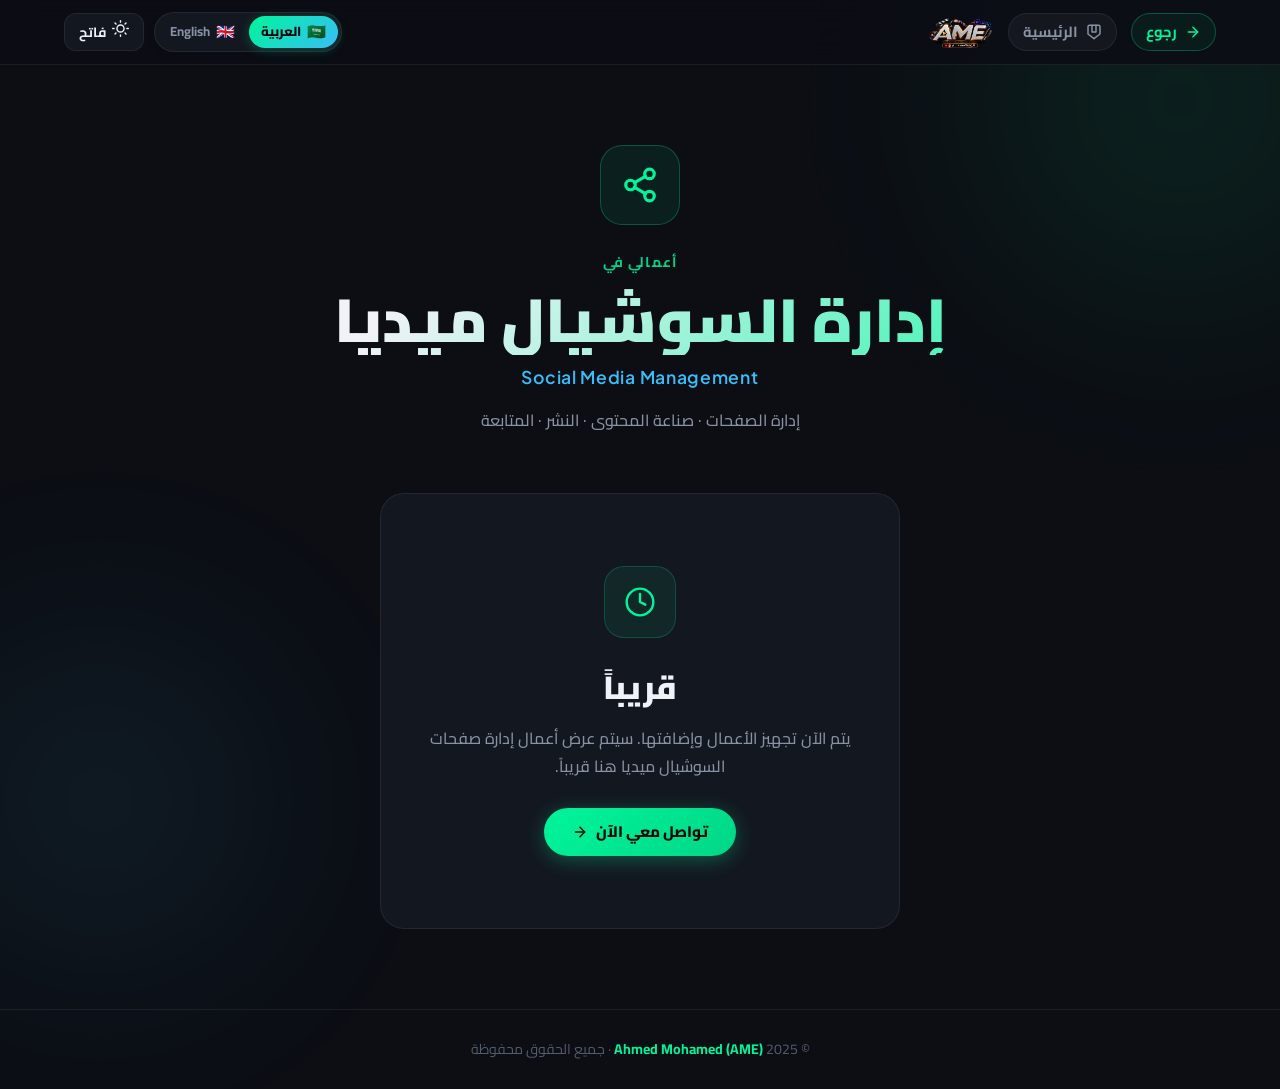
<file: portfolio-social.html>
<!DOCTYPE html>
<html lang="ar" dir="rtl" data-theme="dark">
<head>
  <meta charset="UTF-8">
  <meta name="viewport" content="width=device-width, initial-scale=1.0">
  <script>
    (function() {
      const savedTheme = localStorage.getItem('ame_portfolio_theme') || 'dark';
      document.documentElement.setAttribute('data-theme', savedTheme);
      const savedLang = localStorage.getItem('ame_portfolio_lang') || 'ar';
      document.documentElement.setAttribute('lang', savedLang);
      document.documentElement.setAttribute('dir', savedLang === 'ar' ? 'rtl' : 'ltr');
    })();
  </script>
  <title>أعمال إدارة السوشيال ميديا | Ahmed Mohamed (AME)</title>
  <meta name="description" content="مشاهدة أعمال إدارة صفحات السوشيال ميديا لـ أحمد محمد (AME) - إدارة الصفحات، صناعة المحتوى، النشر">
  <link rel="preconnect" href="https://fonts.googleapis.com">
  <link rel="preconnect" href="https://fonts.gstatic.com" crossorigin>
  <link href="https://fonts.googleapis.com/css2?family=Cairo:wght@400;500;600;700;800;900&family=Plus+Jakarta+Sans:wght@400;500;600;700;800&display=swap" rel="stylesheet">
  <link rel="icon" type="image/svg+xml" href="data:image/svg+xml,<svg xmlns='http://www.w3.org/2000/svg' viewBox='0 0 100 100'><rect width='100' height='100' rx='25' fill='%23131720'/><text x='50%' y='58%' dominant-baseline='middle' text-anchor='middle' font-family='sans-serif' font-weight='900' font-size='42' fill='%2300f59b'>AME</text></svg>">
  <link rel="stylesheet" href="css/portfolio-shared.css">
</head>
<body>
  <div class="bg-ambient-glow glow-top-left" aria-hidden="true"></div>
  <div class="bg-ambient-glow glow-bottom-right" aria-hidden="true"></div>

  <header class="portfolio-header">
    <div class="portfolio-header-inner">
      <div class="portfolio-header-nav">
        <a href="index.html#services" class="back-btn back-btn-services" title="الرجوع إلى قسم الخدمات والأعمال" onclick="if(window.history.length > 1 && document.referrer && document.referrer.indexOf(window.location.host) !== -1){window.history.back(); return false;} else {window.location.href='index.html#services'; return false;}">
          <svg class="back-arrow" viewBox="0 0 24 24" fill="none" stroke="currentColor" stroke-width="2.2" stroke-linecap="round" stroke-linejoin="round"><line x1="19" y1="12" x2="5" y2="12"></line><polyline points="12 19 5 12 12 5"></polyline></svg>
          <span data-i18n="nav_back">رجوع</span>
        </a>
        <a href="index.html" class="back-btn back-btn-home" title="الذهاب للصفحة الرئيسية">
          <svg viewBox="0 0 24 24" fill="none" stroke="currentColor" stroke-width="2.2" stroke-linecap="round" stroke-linejoin="round"><path d="m3 9 9-7 9 7v11a2 2 0 0 1-2 2H5a2 2 0 0 1-2-2z"></path><polyline points="9 22 9 12 15 12 15 22"></polyline></svg>
          <span data-i18n="back_home">الرئيسية</span>
        </a>
        <a href="index.html" class="portfolio-brand" aria-label="AME Home">
          <img src="assets/images/ame-logo.png" alt="AME Logo" class="brand-logo-img-sm">
        </a>
      </div>

      <!-- Action Controls (Dual Language Switcher & Theme Toggle) -->
      <div class="nav-actions">
        <!-- Bilingual Segmented Language Switcher -->
        <div class="lang-switch-group" role="group" aria-label="Language Selector">
          <button id="lang-btn-ar" class="lang-pill-btn active" data-lang="ar" aria-label="النسخة العربية" title="تفعيل النسخة العربية">
            <span class="lang-flag">🇸🇦</span>
            <span class="lang-text">العربية</span>
          </button>
          <button id="lang-btn-en" class="lang-pill-btn" data-lang="en" aria-label="English Version" title="Switch to English">
            <span class="lang-flag">🇬🇧</span>
            <span class="lang-text">English</span>
          </button>
        </div>

        <!-- Dark / Light Theme Switcher -->
        <button id="theme-toggle" class="control-btn" aria-label="Toggle Theme" title="تبديل المظهر">
          <span class="theme-icon">
            <svg viewBox="0 0 24 24" fill="none" stroke="currentColor" stroke-width="2" stroke-linecap="round" stroke-linejoin="round" aria-hidden="true"><circle cx="12" cy="12" r="5"></circle><line x1="12" y1="1" x2="12" y2="3"></line><line x1="12" y1="21" x2="12" y2="23"></line><line x1="4.22" y1="4.22" x2="5.64" y2="5.64"></line><line x1="18.36" y1="18.36" x2="19.78" y2="19.78"></line><line x1="1" y1="12" x2="3" y2="12"></line><line x1="21" y1="12" x2="23" y2="12"></line><line x1="4.22" y1="19.78" x2="5.64" y2="18.36"></line><line x1="18.36" y1="5.64" x2="19.78" y2="4.22"></line></svg>
          </span>
          <span class="theme-label">فاتح</span>
        </button>
      </div>
    </div>
  </header>

  <main class="portfolio-main">
    <section class="portfolio-hero">
      <div class="portfolio-hero-icon">
        <svg viewBox="0 0 24 24" fill="none" stroke="currentColor" stroke-width="2" stroke-linecap="round" stroke-linejoin="round"><circle cx="18" cy="5" r="3"></circle><circle cx="6" cy="12" r="3"></circle><circle cx="18" cy="19" r="3"></circle><line x1="8.59" y1="13.51" x2="15.42" y2="17.49"></line><line x1="15.41" y1="6.51" x2="8.59" y2="10.49"></line></svg>
      </div>
      <div class="portfolio-service-tag" data-i18n="social_tag">أعمالي في</div>
      <h1 class="portfolio-hero-title" data-i18n="social_title">إدارة السوشيال ميديا</h1>
      <p class="portfolio-hero-subtitle" data-i18n="social_subtitle">Social Media Management</p>
      <p class="portfolio-hero-desc" data-i18n="social_desc">إدارة الصفحات · صناعة المحتوى · النشر · المتابعة</p>
    </section>

    <section class="portfolio-grid-section">
      <div class="portfolio-container">
        <div class="coming-soon-block">
          <div class="cs-icon">
            <svg viewBox="0 0 24 24" fill="none" stroke="currentColor" stroke-width="1.8" stroke-linecap="round" stroke-linejoin="round"><circle cx="12" cy="12" r="10"></circle><polyline points="12 6 12 12 16 14"></polyline></svg>
          </div>
          <h2 class="cs-title" data-i18n="social_cs_title">قريباً</h2>
          <p class="cs-desc" data-i18n="social_cs_desc">يتم الآن تجهيز الأعمال وإضافتها. سيتم عرض أعمال إدارة صفحات السوشيال ميديا هنا قريباً.</p>
          <a href="index.html#contact" class="cs-cta-btn">
            <span data-i18n="social_cs_cta">تواصل معي الآن</span>
            <svg viewBox="0 0 24 24" fill="none" stroke="currentColor" stroke-width="2.2" stroke-linecap="round" stroke-linejoin="round"><line x1="5" y1="12" x2="19" y2="12"></line><polyline points="12 5 19 12 12 19"></polyline></svg>
          </a>
        </div>
      </div>
    </section>
  </main>

  <footer class="portfolio-footer">
    <p>© 2025 <span class="footer-name">Ahmed Mohamed (AME)</span> · <span data-i18n="footer_rights">جميع الحقوق محفوظة</span></p>
  </footer>

  <!-- Shared Controller Script -->
  <script src="js/portfolio-shared.js"></script>
</body>
</html>
</file>
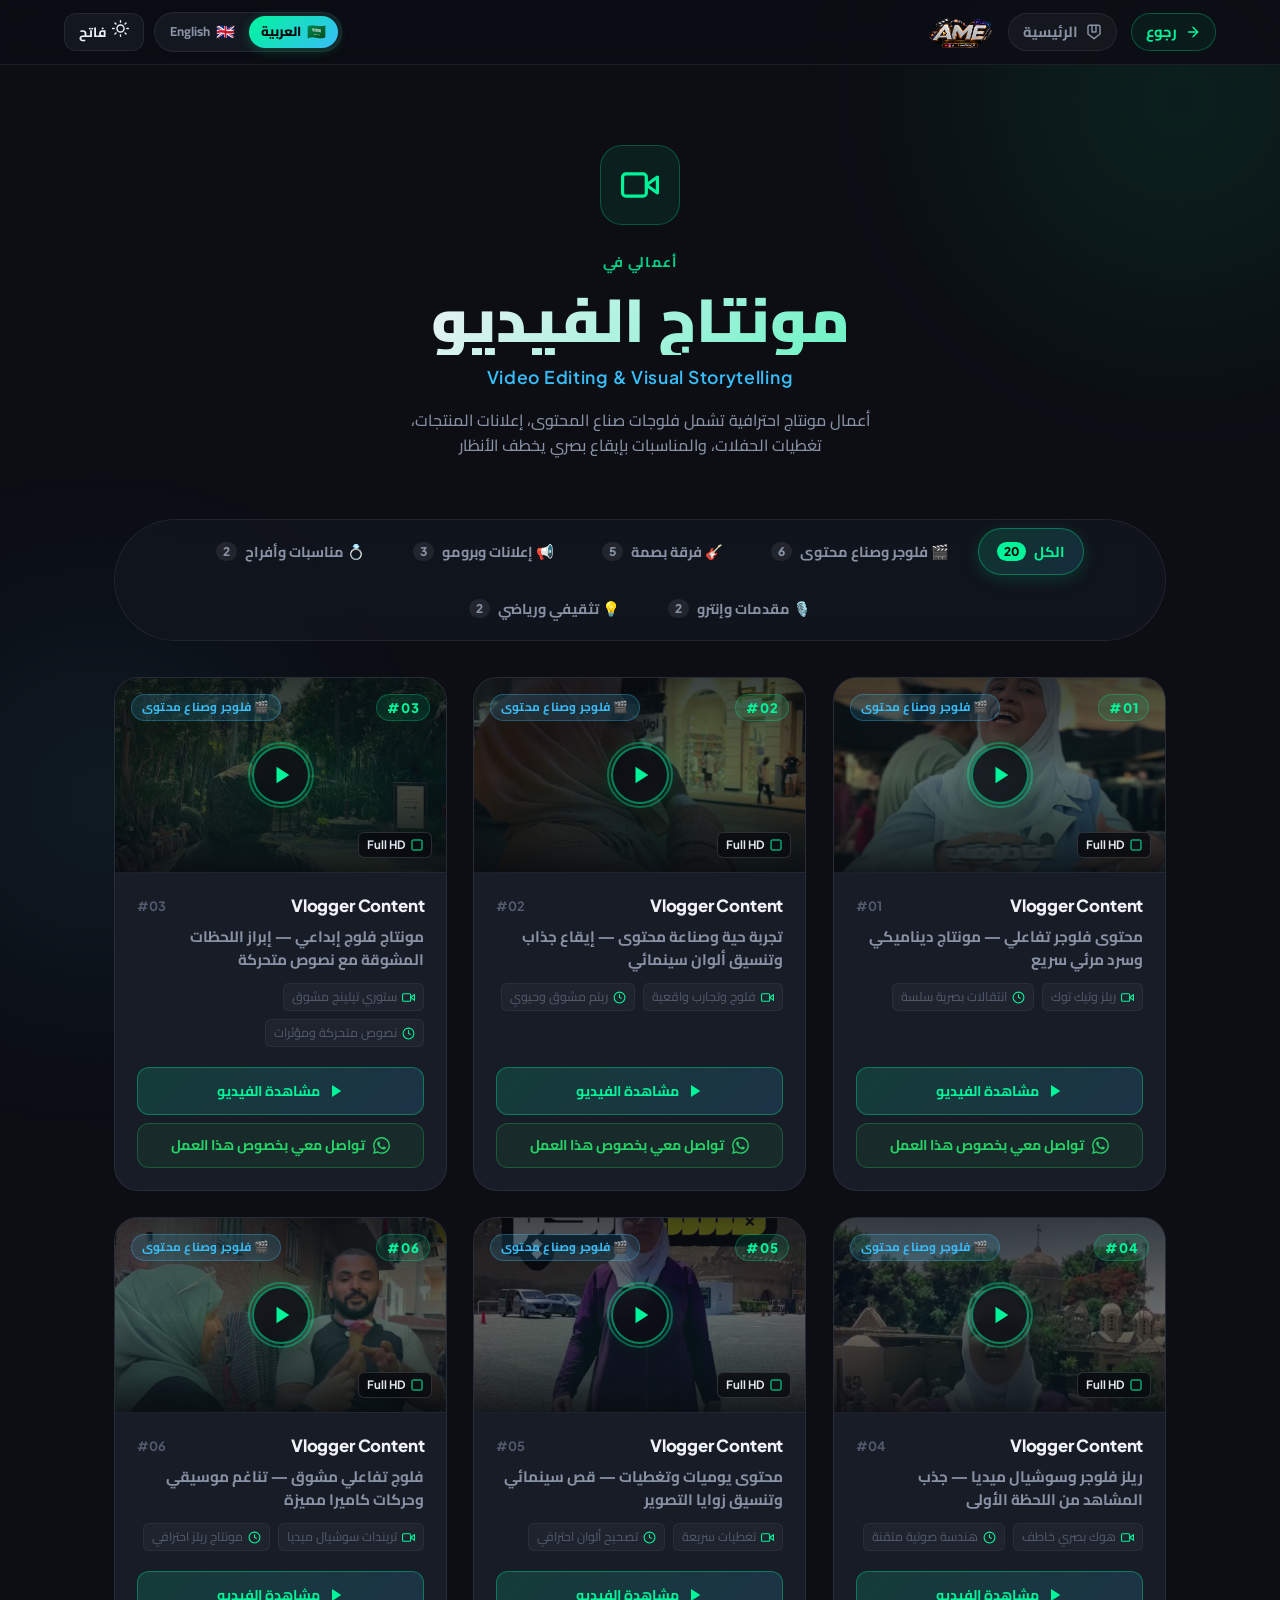
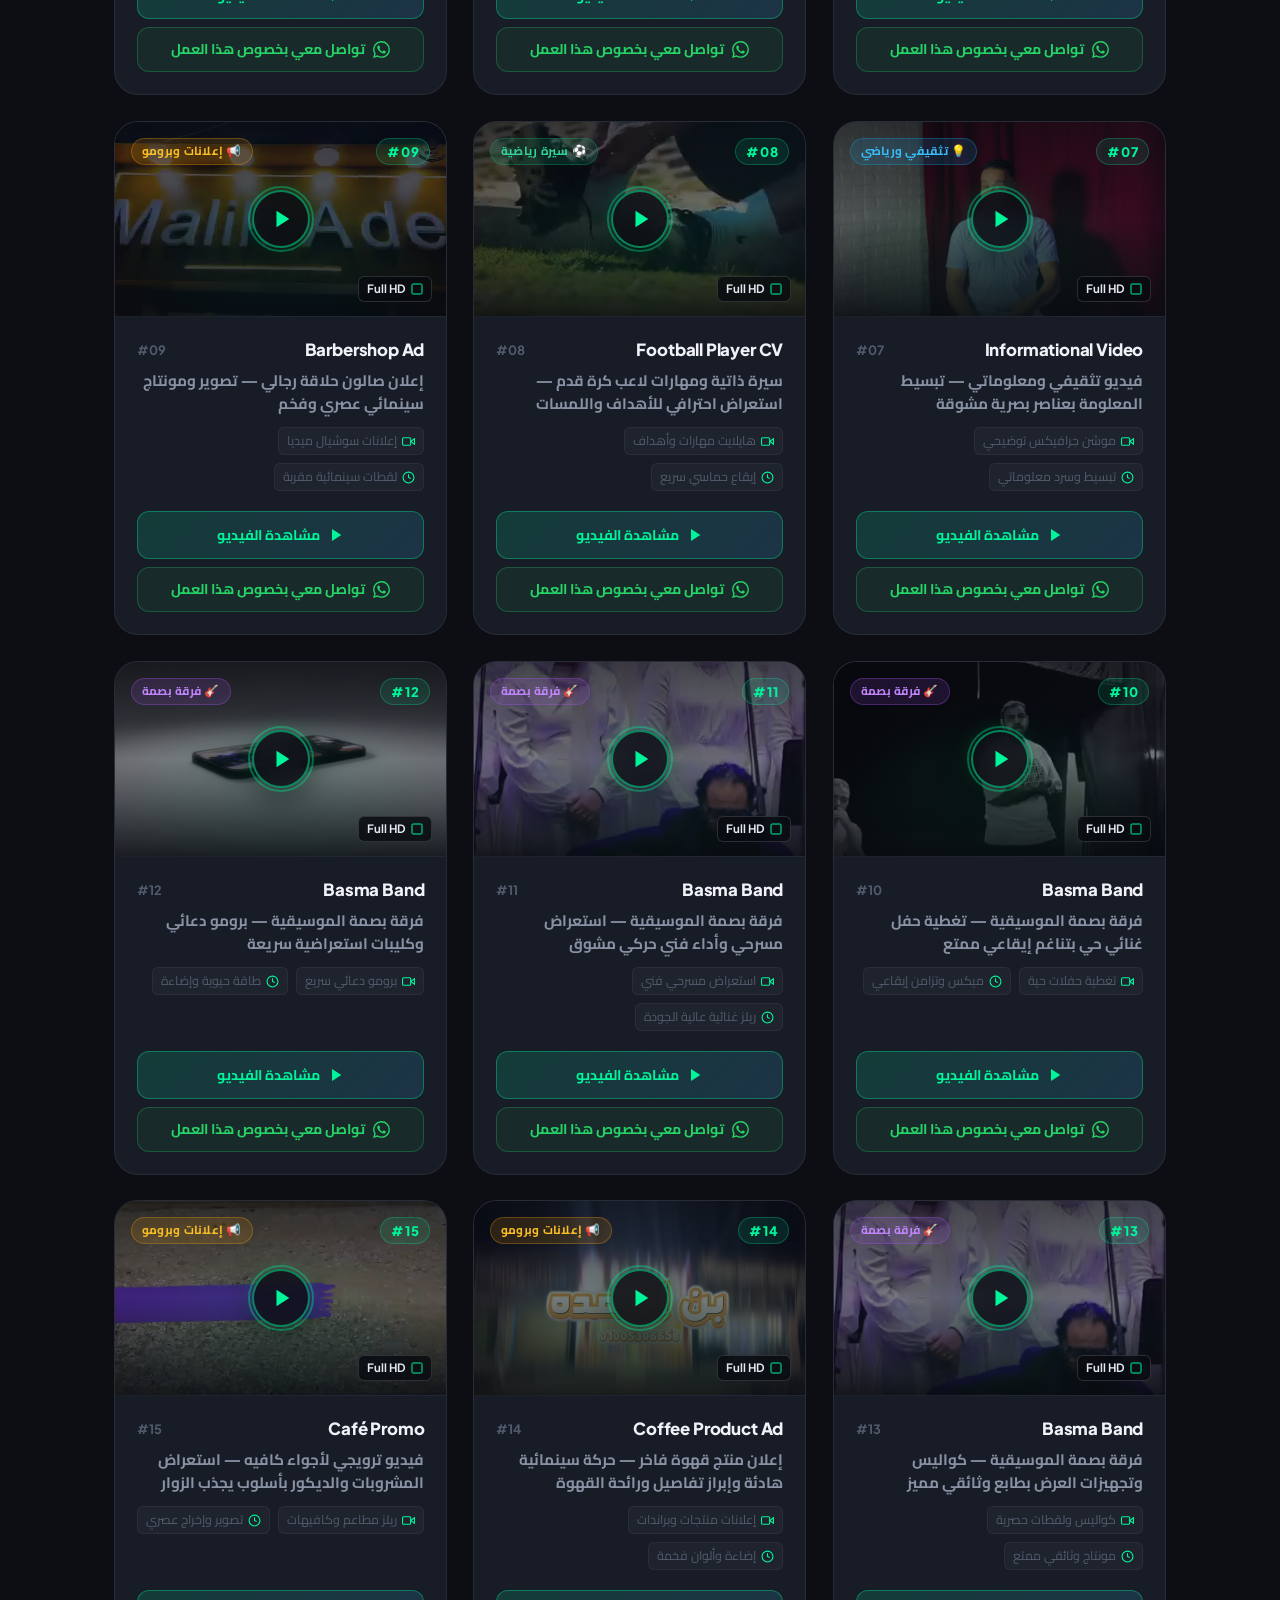
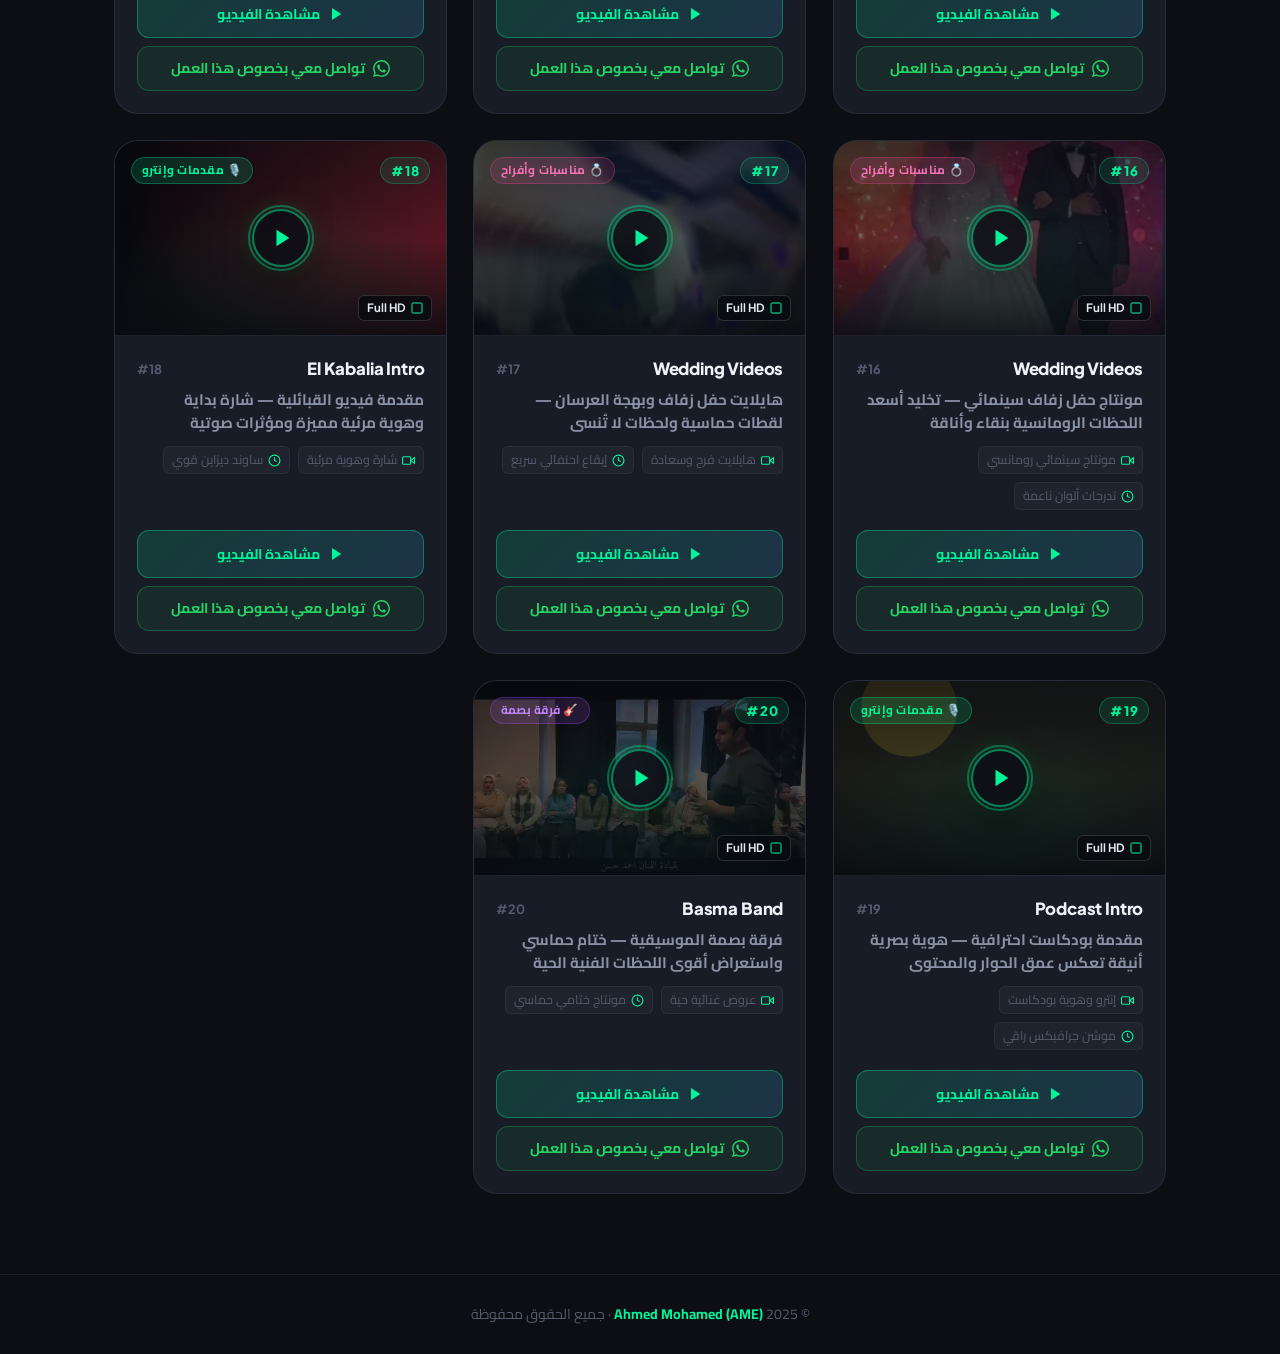
<file: portfolio-video.html>
<!DOCTYPE html>
<html lang="ar" dir="rtl" data-theme="dark">
<head>
  <meta charset="UTF-8">
  <meta name="viewport" content="width=device-width, initial-scale=1.0">
  <script>
    (function() {
      const savedTheme = localStorage.getItem('ame_portfolio_theme') || 'dark';
      document.documentElement.setAttribute('data-theme', savedTheme);
      const savedLang = localStorage.getItem('ame_portfolio_lang') || 'ar';
      document.documentElement.setAttribute('lang', savedLang);
      document.documentElement.setAttribute('dir', savedLang === 'ar' ? 'rtl' : 'ltr');
    })();
  </script>
  <title>أعمال مونتاج الفيديو | Ahmed Mohamed (AME)</title>
  <meta name="description" content="مشاهدة أعمال مونتاج الفيديو لـ أحمد محمد (AME) - فلوجات، ريلز، إعلانات، حفلات فرقة بصمة، أفراح، ومقدمات بودكاست">
  <link rel="preconnect" href="https://fonts.googleapis.com">
  <link rel="preconnect" href="https://fonts.gstatic.com" crossorigin>
  <link href="https://fonts.googleapis.com/css2?family=Cairo:wght@400;500;600;700;800;900&family=Plus+Jakarta+Sans:wght@400;500;600;700;800&display=swap" rel="stylesheet">
  <link rel="icon" type="image/svg+xml" href="data:image/svg+xml,<svg xmlns='http://www.w3.org/2000/svg' viewBox='0 0 100 100'><rect width='100' height='100' rx='25' fill='%23131720'/><text x='50%' y='58%' dominant-baseline='middle' text-anchor='middle' font-family='sans-serif' font-weight='900' font-size='42' fill='%2300f59b'>AME</text></svg>">
  <link rel="stylesheet" href="css/portfolio-shared.css">
  <style>
    .tag-vlogger { background: rgba(56, 189, 248, 0.14); color: #38bdf8; border: 1px solid rgba(56, 189, 248, 0.3); }
    .tag-music { background: rgba(168, 85, 247, 0.14); color: #c084fc; border: 1px solid rgba(168, 85, 247, 0.3); }
    .tag-ads { background: rgba(245, 158, 11, 0.14); color: #fbbf24; border: 1px solid rgba(245, 158, 11, 0.3); }
    .tag-wedding { background: rgba(236, 72, 153, 0.14); color: #f472b6; border: 1px solid rgba(236, 72, 153, 0.3); }
    .tag-intro { background: rgba(0, 245, 155, 0.14); color: #00f59b; border: 1px solid rgba(0, 245, 155, 0.3); }
    .tag-info { background: rgba(14, 165, 233, 0.14); color: #38bdf8; border: 1px solid rgba(14, 165, 233, 0.3); }
    .tag-sports { background: rgba(16, 185, 129, 0.14); color: #34d399; border: 1px solid rgba(16, 185, 129, 0.3); }

    .video-quality-chip {
      position: absolute;
      bottom: 14px;
      right: 14px;
      display: inline-flex;
      align-items: center;
      gap: 5px;
      background: rgba(8, 10, 15, 0.8);
      border: 1px solid rgba(255, 255, 255, 0.14);
      border-radius: 6px;
      padding: 3px 8px;
      font-family: var(--font-en);
      font-size: 0.72rem;
      font-weight: 700;
      color: #e2e8f0;
      z-index: 2;
      backdrop-filter: blur(6px);
      -webkit-backdrop-filter: blur(6px);
    }
    .video-quality-chip svg { width: 12px; height: 12px; color: var(--accent-primary); }
    .video-tag-inline { font-size: 0.8rem; font-family: var(--font-en); font-weight: 700; color: var(--text-muted); }
    .video-card-banner { height: 195px; cursor: pointer; }

    .video-play-btn {
      position: absolute;
      top: 50%;
      left: 50%;
      transform: translate(-50%, -50%);
      width: 58px;
      height: 58px;
      border-radius: 50%;
      background: rgba(12, 14, 20, 0.82);
      border: 2px solid rgba(0, 245, 155, 0.5);
      color: var(--accent-primary);
      display: flex;
      align-items: center;
      justify-content: center;
      cursor: pointer;
      z-index: 3;
      backdrop-filter: blur(10px);
      -webkit-backdrop-filter: blur(10px);
      transition: all 0.35s cubic-bezier(0.34, 1.56, 0.64, 1);
      box-shadow: 0 10px 30px rgba(0, 0, 0, 0.5), 0 0 20px rgba(0, 245, 155, 0.2);
    }

    .video-play-btn::before {
      content: '';
      position: absolute;
      inset: -6px;
      border-radius: 50%;
      border: 2px solid rgba(0, 245, 155, 0.35);
      animation: pulseRipple 2.2s ease-out infinite;
      pointer-events: none;
    }

    @keyframes pulseRipple {
      0% { transform: scale(0.9); opacity: 0.8; }
      100% { transform: scale(1.4); opacity: 0; }
    }

    .video-card:hover .video-play-btn {
      transform: translate(-50%, -50%) scale(1.15);
      background: var(--accent-primary);
      color: #07080a;
      border-color: var(--accent-primary);
      box-shadow: 0 0 35px rgba(0, 245, 155, 0.6);
    }

    .video-action-play {
      background: linear-gradient(135deg, rgba(0, 245, 155, 0.15) 0%, rgba(56, 189, 248, 0.15) 100%);
      border-color: rgba(0, 245, 155, 0.35);
    }
    .video-action-play:hover {
      background: linear-gradient(135deg, #00f59b 0%, #38bdf8 100%);
      color: #07080a;
      border-color: #00f59b;
      box-shadow: 0 6px 25px rgba(0, 245, 155, 0.4);
    }

    .cinematic-banner-note {
      display: inline-flex;
      align-items: center;
      gap: 8px;
      padding: 6px 16px;
      background: rgba(0, 245, 155, 0.08);
      border: 1px solid rgba(0, 245, 155, 0.2);
      border-radius: 999px;
      font-size: 0.84rem;
      color: var(--accent-primary);
      margin-top: 14px;
    }
    .cinematic-banner-note svg { width: 15px; height: 15px; flex-shrink: 0; }
  </style>
</head>
<body>
  <div class="bg-ambient-glow glow-top-left" aria-hidden="true"></div>
  <div class="bg-ambient-glow glow-bottom-right" aria-hidden="true"></div>

  <!-- Header -->
  <header class="portfolio-header">
    <div class="portfolio-header-inner">
      <div class="portfolio-header-nav">
        <a href="index.html#services" class="back-btn back-btn-services" title="الرجوع إلى قسم الخدمات والأعمال" onclick="if(window.history.length > 1 && document.referrer && document.referrer.indexOf(window.location.host) !== -1){window.history.back(); return false;} else {window.location.href='index.html#services'; return false;}">
          <svg class="back-arrow" viewBox="0 0 24 24" fill="none" stroke="currentColor" stroke-width="2.2" stroke-linecap="round" stroke-linejoin="round"><line x1="19" y1="12" x2="5" y2="12"></line><polyline points="12 19 5 12 12 5"></polyline></svg>
          <span data-i18n="nav_back">رجوع</span>
        </a>
        <a href="index.html" class="back-btn back-btn-home" title="الذهاب للصفحة الرئيسية">
          <svg viewBox="0 0 24 24" fill="none" stroke="currentColor" stroke-width="2.2" stroke-linecap="round" stroke-linejoin="round"><path d="m3 9 9-7 9 7v11a2 2 0 0 1-2 2H5a2 2 0 0 1-2-2z"></path><polyline points="9 22 9 12 15 12 15 22"></polyline></svg>
          <span data-i18n="back_home">الرئيسية</span>
        </a>
        <a href="index.html" class="portfolio-brand" aria-label="AME Home">
          <img src="assets/images/ame-logo.png" alt="AME Logo" class="brand-logo-img-sm">
        </a>
      </div>

      <!-- Action Controls (Dual Language Switcher & Theme Toggle) -->
      <div class="nav-actions">
        <!-- Bilingual Segmented Language Switcher -->
        <div class="lang-switch-group" role="group" aria-label="Language Selector">
          <button id="lang-btn-ar" class="lang-pill-btn active" data-lang="ar" aria-label="النسخة العربية" title="تفعيل النسخة العربية">
            <span class="lang-flag">🇸🇦</span>
            <span class="lang-text">العربية</span>
          </button>
          <button id="lang-btn-en" class="lang-pill-btn" data-lang="en" aria-label="English Version" title="Switch to English">
            <span class="lang-flag">🇬🇧</span>
            <span class="lang-text">English</span>
          </button>
        </div>

        <!-- Dark / Light Theme Switcher -->
        <button id="theme-toggle" class="control-btn" aria-label="Toggle Theme" title="تبديل المظهر">
          <span class="theme-icon">
            <svg viewBox="0 0 24 24" fill="none" stroke="currentColor" stroke-width="2" stroke-linecap="round" stroke-linejoin="round" aria-hidden="true"><circle cx="12" cy="12" r="5"></circle><line x1="12" y1="1" x2="12" y2="3"></line><line x1="12" y1="21" x2="12" y2="23"></line><line x1="4.22" y1="4.22" x2="5.64" y2="5.64"></line><line x1="18.36" y1="18.36" x2="19.78" y2="19.78"></line><line x1="1" y1="12" x2="3" y2="12"></line><line x1="21" y1="12" x2="23" y2="12"></line><line x1="4.22" y1="19.78" x2="5.64" y2="18.36"></line><line x1="18.36" y1="5.64" x2="19.78" y2="4.22"></line></svg>
          </span>
          <span class="theme-label">فاتح</span>
        </button>
      </div>
    </div>
  </header>

  <!-- Main Content -->
  <main class="portfolio-main">
    <section class="portfolio-hero">
      <div class="portfolio-hero-icon">
        <svg viewBox="0 0 24 24" fill="none" stroke="currentColor" stroke-width="2" stroke-linecap="round" stroke-linejoin="round"><polygon points="23 7 16 12 23 17 23 7"></polygon><rect x="1" y="5" width="15" height="14" rx="2" ry="2"></rect></svg>
      </div>
      <div class="portfolio-service-tag" data-i18n="video_tag">أعمالي في</div>
      <h1 class="portfolio-hero-title" data-i18n="video_title">مونتاج الفيديو</h1>
      <p class="portfolio-hero-subtitle" data-i18n="video_subtitle">Video Editing & Visual Storytelling</p>
      <p class="portfolio-hero-desc" data-i18n="video_desc">أعمال مونتاج احترافية تشمل فلوجات صناع المحتوى، إعلانات المنتجات، تغطيات الحفلات، والمناسبات بإيقاع بصري يخطف الأنظار</p>
    </section>

    <!-- Grid Section -->
    <section class="portfolio-grid-section">
      <div class="portfolio-container">

        <!-- Category Filters -->
        <nav class="voice-filter-nav" aria-label="تصنيفات أعمال الفيديو">
          <div class="voice-filter-list" role="tablist">
            <button class="voice-filter-btn is-active" data-filter="all" role="tab" aria-selected="true" onclick="filterVideoCards('all', this)">
              <span data-i18n="video_filter_all">الكل</span>
              <span class="filter-badge-count">20</span>
            </button>
            <button class="voice-filter-btn" data-filter="vlogger" role="tab" aria-selected="false" onclick="filterVideoCards('vlogger', this)">
              <span data-i18n="video_filter_vlogger">🎬 فلوجر وصناع محتوى</span>
              <span class="filter-badge-count">6</span>
            </button>
            <button class="voice-filter-btn" data-filter="music" role="tab" aria-selected="false" onclick="filterVideoCards('music', this)">
              <span data-i18n="video_filter_music">🎸 فرقة بصمة</span>
              <span class="filter-badge-count">5</span>
            </button>
            <button class="voice-filter-btn" data-filter="ads" role="tab" aria-selected="false" onclick="filterVideoCards('ads', this)">
              <span data-i18n="video_filter_ads">📢 إعلانات وبرومو</span>
              <span class="filter-badge-count">3</span>
            </button>
            <button class="voice-filter-btn" data-filter="wedding" role="tab" aria-selected="false" onclick="filterVideoCards('wedding', this)">
              <span data-i18n="video_filter_wedding">💍 مناسبات وأفراح</span>
              <span class="filter-badge-count">2</span>
            </button>
            <button class="voice-filter-btn" data-filter="intro" role="tab" aria-selected="false" onclick="filterVideoCards('intro', this)">
              <span data-i18n="video_filter_intro">🎙️ مقدمات وإنترو</span>
              <span class="filter-badge-count">2</span>
            </button>
            <button class="voice-filter-btn" data-filter="info-sports" role="tab" aria-selected="false" onclick="filterVideoCards('info-sports', this)">
              <span data-i18n="video_filter_info">💡 تثقيفي ورياضي</span>
              <span class="filter-badge-count">2</span>
            </button>
          </div>
        </nav>

        <!-- Video Cards Grid (Exact user order 1 to 20) -->
        <div class="voice-grid" id="video-works-grid">

          <!-- Card 01 -->
          <article class="voice-card video-card" data-category="vlogger" data-num="01" data-title="Vlogger Content" data-sub="محتوى فلوجر تفاعلي — مونتاج ديناميكي وسرد مرئي سريع" data-file-id="159w5nACjofM3u9EqtBdvnkWoF7ePPsYC" data-drive="https://drive.google.com/drive/folders/1L0gDu3oVBvFUTADv8cnlNl_cRDIx7wyg">
            <div class="voice-card-banner video-card-banner" onclick="openVideoModal(this.closest('.voice-card'))">
              <img class="voice-card-thumb" src="assets/images/video-covers/video-01.jpg" alt="Vlogger Content #01" loading="lazy">
              <div class="voice-card-banner-top">
                <span class="voice-card-num">#01</span>
                <span class="voice-badge-tag tag-vlogger">🎬 فلوجر وصناع محتوى</span>
              </div>
              <div class="video-quality-chip"><svg viewBox="0 0 24 24" fill="none" stroke="currentColor" stroke-width="2"><rect x="2" y="2" width="20" height="20" rx="2.18" ry="2.18"></rect></svg><span>Full HD</span></div>
              <button class="voice-play-overlay-btn video-play-btn" title="تشغيل الفيديو مباشرة">
                <svg viewBox="0 0 24 24"><polygon points="6 3 20 12 6 21 6 3"></polygon></svg>
              </button>
            </div>
            <div class="voice-card-body">
              <h2 class="voice-card-title-en"><span>Vlogger Content</span><span class="video-tag-inline">#01</span></h2>
              <p class="voice-card-title-ar">محتوى فلوجر تفاعلي — مونتاج ديناميكي وسرد مرئي سريع</p>
              <div class="voice-card-meta">
                <span class="voice-meta-item"><svg viewBox="0 0 24 24" fill="none" stroke="currentColor" stroke-width="2"><polygon points="23 7 16 12 23 17 23 7"></polygon><rect x="1" y="5" width="15" height="14" rx="2" ry="2"></rect></svg>ريلز وتيك توك</span>
                <span class="voice-meta-item"><svg viewBox="0 0 24 24" fill="none" stroke="currentColor" stroke-width="2"><circle cx="12" cy="12" r="10"></circle><polyline points="12 6 12 12 16 14"></polyline></svg>انتقالات بصرية سلسة</span>
              </div>
              <div class="voice-card-actions">
                <button class="voice-action-preview video-action-play" onclick="openVideoModal(this.closest('.voice-card'))">
                  <svg viewBox="0 0 24 24" fill="currentColor"><polygon points="6 3 20 12 6 21 6 3"></polygon></svg>
                  <span>مشاهدة الفيديو</span>
                </button>
                <a href="https://wa.me/201515409280?text=%D9%85%D8%B1%D8%AD%D8%A8%D8%A7%D9%8B%20%D8%A3%D8%AD%D9%85%D8%AF%D8%8C%20%D9%85%D8%B9%D8%AC%D8%A8%20%D8%A8%D8%B9%D9%85%D9%84%20Vlogger%20Content%20(%2301)%20%D9%81%D9%8A%20%D9%85%D9%88%D9%86%D8%AA%D8%A7%D8%AC%20%D8%A7%D9%84%D9%81%D9%8A%D8%AF%D9%8A%D9%88%20%D9%88%D8%AD%D8%A7%D8%A8%D8%A8%20%D8%A3%D8%B3%D8%AA%D9%81%D8%B3%D8%B1%20%D8%B9%D9%86%20%D8%AA%D9%81%D8%A7%D8%B5%D9%8A%D9%84%20%D9%85%D8%B4%D8%B1%D9%88%D8%B9%20%D9%85%D8%B4%D8%A7%D8%A8%D9%87" target="_blank" rel="noopener noreferrer" class="voice-action-whatsapp" title="تواصل عبر واتساب">
                  <svg viewBox="0 0 24 24"><path d="M17.472 14.382c-.297-.149-1.758-.867-2.03-.967-.273-.099-.471-.148-.67.15-.197.297-.767.966-.94 1.164-.173.199-.347.223-.644.075-.297-.15-1.255-.463-2.39-1.475-.883-.788-1.48-1.761-1.653-2.059-.173-.297-.018-.458.13-.606.134-.133.298-.347.446-.52.149-.174.198-.298.298-.497.099-.198.05-.371-.025-.52-.075-.149-.669-1.612-.916-2.207-.242-.579-.487-.5-.669-.51-.173-.008-.371-.01-.57-.01-.198 0-.52.074-.792.372-.272.297-1.04 1.016-1.04 2.479 0 1.462 1.065 2.875 1.213 3.074.149.198 2.096 3.2 5.077 4.487.709.306 1.262.489 1.694.625.712.227 1.36.195 1.871.118.571-.085 1.758-.719 2.006-1.413.248-.694.248-1.289.173-1.413-.074-.124-.272-.198-.57-.347m-5.421 7.403h-.004a9.87 9.87 0 01-5.031-1.378l-.361-.214-3.741.982.998-3.648-.235-.374a9.86 9.86 0 01-1.51-5.26c.001-5.45 4.436-9.884 9.888-9.884 2.64 0 5.122 1.03 6.988 2.898a9.825 9.825 0 012.893 6.994c-.003 5.45-4.437 9.884-9.885 9.884m8.413-18.297A11.815 11.815 0 0012.05 0C5.495 0 .16 5.335.157 11.892c0 2.096.547 4.142 1.588 5.945L.057 24l6.305-1.654a11.882 11.882 0 005.683 1.448h.005c6.554 0 11.89-5.335 11.893-11.893a11.821 11.821 0 00-3.48-8.413z"/></svg>
                  <span>تواصل معي بخصوص هذا العمل</span>
                </a>
              </div>
            </div>
          </article>

          <!-- Card 02 -->
          <article class="voice-card video-card" data-category="vlogger" data-num="02" data-title="Vlogger Content" data-sub="تجربة حية وصناعة محتوى — إيقاع جذاب وتنسيق ألوان سينمائي" data-file-id="1Cti1EeJFjR7oZLQXPS2vrcvvm3A5yL_-" data-drive="https://drive.google.com/drive/folders/1aiUTNP1zK7Nm9qDpOgiNmomJdHAtZX0s">
            <div class="voice-card-banner video-card-banner" onclick="openVideoModal(this.closest('.voice-card'))">
              <img class="voice-card-thumb" src="assets/images/video-covers/video-02.jpg" alt="Vlogger Content #02" loading="lazy">
              <div class="voice-card-banner-top">
                <span class="voice-card-num">#02</span>
                <span class="voice-badge-tag tag-vlogger">🎬 فلوجر وصناع محتوى</span>
              </div>
              <div class="video-quality-chip"><svg viewBox="0 0 24 24" fill="none" stroke="currentColor" stroke-width="2"><rect x="2" y="2" width="20" height="20" rx="2.18" ry="2.18"></rect></svg><span>Full HD</span></div>
              <button class="voice-play-overlay-btn video-play-btn" title="تشغيل الفيديو مباشرة">
                <svg viewBox="0 0 24 24"><polygon points="6 3 20 12 6 21 6 3"></polygon></svg>
              </button>
            </div>
            <div class="voice-card-body">
              <h2 class="voice-card-title-en"><span>Vlogger Content</span><span class="video-tag-inline">#02</span></h2>
              <p class="voice-card-title-ar">تجربة حية وصناعة محتوى — إيقاع جذاب وتنسيق ألوان سينمائي</p>
              <div class="voice-card-meta">
                <span class="voice-meta-item"><svg viewBox="0 0 24 24" fill="none" stroke="currentColor" stroke-width="2"><polygon points="23 7 16 12 23 17 23 7"></polygon><rect x="1" y="5" width="15" height="14" rx="2" ry="2"></rect></svg>فلوج وتجارب واقعية</span>
                <span class="voice-meta-item"><svg viewBox="0 0 24 24" fill="none" stroke="currentColor" stroke-width="2"><circle cx="12" cy="12" r="10"></circle><polyline points="12 6 12 12 16 14"></polyline></svg>ريتم مشوق وحيوي</span>
              </div>
              <div class="voice-card-actions">
                <button class="voice-action-preview video-action-play" onclick="openVideoModal(this.closest('.voice-card'))">
                  <svg viewBox="0 0 24 24" fill="currentColor"><polygon points="6 3 20 12 6 21 6 3"></polygon></svg>
                  <span>مشاهدة الفيديو</span>
                </button>
                <a href="https://wa.me/201515409280?text=%D9%85%D8%B1%D8%AD%D8%A8%D8%A7%D9%8B%20%D8%A3%D8%AD%D9%85%D8%AF%D8%8C%20%D9%85%D8%B9%D8%AC%D8%A8%20%D8%A8%D8%B9%D9%85%D9%84%20Vlogger%20Content%20(%2302)%20%D9%81%D9%8A%20%D9%85%D9%88%D9%86%D8%AA%D8%A7%D8%AC%20%D8%A7%D9%84%D9%81%D9%8A%D8%AF%D9%8A%D9%88%20%D9%88%D8%AD%D8%A7%D8%A8%D8%A8%20%D8%A3%D8%B3%D8%AA%D9%81%D8%B3%D8%B1%20%D8%B9%D9%86%20%D8%AA%D9%81%D8%A7%D8%B5%D9%8A%D9%84%20%D9%85%D8%B4%D8%B1%D9%88%D8%B9%20%D9%85%D8%B4%D8%A7%D8%A8%D9%87" target="_blank" rel="noopener noreferrer" class="voice-action-whatsapp" title="تواصل عبر واتساب">
                  <svg viewBox="0 0 24 24"><path d="M17.472 14.382c-.297-.149-1.758-.867-2.03-.967-.273-.099-.471-.148-.67.15-.197.297-.767.966-.94 1.164-.173.199-.347.223-.644.075-.297-.15-1.255-.463-2.39-1.475-.883-.788-1.48-1.761-1.653-2.059-.173-.297-.018-.458.13-.606.134-.133.298-.347.446-.52.149-.174.198-.298.298-.497.099-.198.05-.371-.025-.52-.075-.149-.669-1.612-.916-2.207-.242-.579-.487-.5-.669-.51-.173-.008-.371-.01-.57-.01-.198 0-.52.074-.792.372-.272.297-1.04 1.016-1.04 2.479 0 1.462 1.065 2.875 1.213 3.074.149.198 2.096 3.2 5.077 4.487.709.306 1.262.489 1.694.625.712.227 1.36.195 1.871.118.571-.085 1.758-.719 2.006-1.413.248-.694.248-1.289.173-1.413-.074-.124-.272-.198-.57-.347m-5.421 7.403h-.004a9.87 9.87 0 01-5.031-1.378l-.361-.214-3.741.982.998-3.648-.235-.374a9.86 9.86 0 01-1.51-5.26c.001-5.45 4.436-9.884 9.888-9.884 2.64 0 5.122 1.03 6.988 2.898a9.825 9.825 0 012.893 6.994c-.003 5.45-4.437 9.884-9.885 9.884m8.413-18.297A11.815 11.815 0 0012.05 0C5.495 0 .16 5.335.157 11.892c0 2.096.547 4.142 1.588 5.945L.057 24l6.305-1.654a11.882 11.882 0 005.683 1.448h.005c6.554 0 11.89-5.335 11.893-11.893a11.821 11.821 0 00-3.48-8.413z"/></svg>
                  <span>تواصل معي بخصوص هذا العمل</span>
                </a>
              </div>
            </div>
          </article>

          <!-- Card 03 -->
          <article class="voice-card video-card" data-category="vlogger" data-num="03" data-title="Vlogger Content" data-sub="مونتاج فلوج إبداعي — إبراز اللحظات المشوقة مع نصوص متحركة" data-file-id="18L9l9zVdJYeueFicY-ryVZe6dlY52guI" data-drive="https://drive.google.com/drive/folders/1T490BnP3-qqQIDBx8SWd5MoMo6MS9_42">
            <div class="voice-card-banner video-card-banner" onclick="openVideoModal(this.closest('.voice-card'))">
              <img class="voice-card-thumb" src="assets/images/video-covers/video-03.jpg" alt="Vlogger Content #03" loading="lazy">
              <div class="voice-card-banner-top">
                <span class="voice-card-num">#03</span>
                <span class="voice-badge-tag tag-vlogger">🎬 فلوجر وصناع محتوى</span>
              </div>
              <div class="video-quality-chip"><svg viewBox="0 0 24 24" fill="none" stroke="currentColor" stroke-width="2"><rect x="2" y="2" width="20" height="20" rx="2.18" ry="2.18"></rect></svg><span>Full HD</span></div>
              <button class="voice-play-overlay-btn video-play-btn" title="تشغيل الفيديو مباشرة">
                <svg viewBox="0 0 24 24"><polygon points="6 3 20 12 6 21 6 3"></polygon></svg>
              </button>
            </div>
            <div class="voice-card-body">
              <h2 class="voice-card-title-en"><span>Vlogger Content</span><span class="video-tag-inline">#03</span></h2>
              <p class="voice-card-title-ar">مونتاج فلوج إبداعي — إبراز اللحظات المشوقة مع نصوص متحركة</p>
              <div class="voice-card-meta">
                <span class="voice-meta-item"><svg viewBox="0 0 24 24" fill="none" stroke="currentColor" stroke-width="2"><polygon points="23 7 16 12 23 17 23 7"></polygon><rect x="1" y="5" width="15" height="14" rx="2" ry="2"></rect></svg>ستوري تيلينج مشوق</span>
                <span class="voice-meta-item"><svg viewBox="0 0 24 24" fill="none" stroke="currentColor" stroke-width="2"><circle cx="12" cy="12" r="10"></circle><polyline points="12 6 12 12 16 14"></polyline></svg>نصوص متحركة ومؤثرات</span>
              </div>
              <div class="voice-card-actions">
                <button class="voice-action-preview video-action-play" onclick="openVideoModal(this.closest('.voice-card'))">
                  <svg viewBox="0 0 24 24" fill="currentColor"><polygon points="6 3 20 12 6 21 6 3"></polygon></svg>
                  <span>مشاهدة الفيديو</span>
                </button>
                <a href="https://wa.me/201515409280?text=%D9%85%D8%B1%D8%AD%D8%A8%D8%A7%D9%8B%20%D8%A3%D8%AD%D9%85%D8%AF%D8%8C%20%D9%85%D8%B9%D8%AC%D8%A8%20%D8%A8%D8%B9%D9%85%D9%84%20Vlogger%20Content%20(%2303)%20%D9%81%D9%8A%20%D9%85%D9%88%D9%86%D8%AA%D8%A7%D8%AC%20%D8%A7%D9%84%D9%81%D9%8A%D8%AF%D9%8A%D9%88%20%D9%88%D8%AD%D8%A7%D8%A8%D8%A8%20%D8%A3%D8%B3%D8%AA%D9%81%D8%B3%D8%B1%20%D8%B9%D9%86%20%D8%AA%D9%81%D8%A7%D8%B5%D9%8A%D9%84%20%D9%85%D8%B4%D8%B1%D9%88%D8%B9%20%D9%85%D8%B4%D8%A7%D8%A8%D9%87" target="_blank" rel="noopener noreferrer" class="voice-action-whatsapp" title="تواصل عبر واتساب">
                  <svg viewBox="0 0 24 24"><path d="M17.472 14.382c-.297-.149-1.758-.867-2.03-.967-.273-.099-.471-.148-.67.15-.197.297-.767.966-.94 1.164-.173.199-.347.223-.644.075-.297-.15-1.255-.463-2.39-1.475-.883-.788-1.48-1.761-1.653-2.059-.173-.297-.018-.458.13-.606.134-.133.298-.347.446-.52.149-.174.198-.298.298-.497.099-.198.05-.371-.025-.52-.075-.149-.669-1.612-.916-2.207-.242-.579-.487-.5-.669-.51-.173-.008-.371-.01-.57-.01-.198 0-.52.074-.792.372-.272.297-1.04 1.016-1.04 2.479 0 1.462 1.065 2.875 1.213 3.074.149.198 2.096 3.2 5.077 4.487.709.306 1.262.489 1.694.625.712.227 1.36.195 1.871.118.571-.085 1.758-.719 2.006-1.413.248-.694.248-1.289.173-1.413-.074-.124-.272-.198-.57-.347m-5.421 7.403h-.004a9.87 9.87 0 01-5.031-1.378l-.361-.214-3.741.982.998-3.648-.235-.374a9.86 9.86 0 01-1.51-5.26c.001-5.45 4.436-9.884 9.888-9.884 2.64 0 5.122 1.03 6.988 2.898a9.825 9.825 0 012.893 6.994c-.003 5.45-4.437 9.884-9.885 9.884m8.413-18.297A11.815 11.815 0 0012.05 0C5.495 0 .16 5.335.157 11.892c0 2.096.547 4.142 1.588 5.945L.057 24l6.305-1.654a11.882 11.882 0 005.683 1.448h.005c6.554 0 11.89-5.335 11.893-11.893a11.821 11.821 0 00-3.48-8.413z"/></svg>
                  <span>تواصل معي بخصوص هذا العمل</span>
                </a>
              </div>
            </div>
          </article>

          <!-- Card 04 -->
          <article class="voice-card video-card" data-category="vlogger" data-num="04" data-title="Vlogger Content" data-sub="ريلز فلوجر وسوشيال ميديا — جذب المشاهد من اللحظة الأولى" data-file-id="1ApLXQU8DTZfD2ws5f6RNga17IzZUjvrD" data-drive="https://drive.google.com/drive/folders/1MrH6sdRajvk-K4plnE1UdQBHhLfJKILn">
            <div class="voice-card-banner video-card-banner" onclick="openVideoModal(this.closest('.voice-card'))">
              <img class="voice-card-thumb" src="assets/images/video-covers/video-04.jpg" alt="Vlogger Content #04" loading="lazy">
              <div class="voice-card-banner-top">
                <span class="voice-card-num">#04</span>
                <span class="voice-badge-tag tag-vlogger">🎬 فلوجر وصناع محتوى</span>
              </div>
              <div class="video-quality-chip"><svg viewBox="0 0 24 24" fill="none" stroke="currentColor" stroke-width="2"><rect x="2" y="2" width="20" height="20" rx="2.18" ry="2.18"></rect></svg><span>Full HD</span></div>
              <button class="voice-play-overlay-btn video-play-btn" title="تشغيل الفيديو مباشرة">
                <svg viewBox="0 0 24 24"><polygon points="6 3 20 12 6 21 6 3"></polygon></svg>
              </button>
            </div>
            <div class="voice-card-body">
              <h2 class="voice-card-title-en"><span>Vlogger Content</span><span class="video-tag-inline">#04</span></h2>
              <p class="voice-card-title-ar">ريلز فلوجر وسوشيال ميديا — جذب المشاهد من اللحظة الأولى</p>
              <div class="voice-card-meta">
                <span class="voice-meta-item"><svg viewBox="0 0 24 24" fill="none" stroke="currentColor" stroke-width="2"><polygon points="23 7 16 12 23 17 23 7"></polygon><rect x="1" y="5" width="15" height="14" rx="2" ry="2"></rect></svg>هوك بصري خاطف</span>
                <span class="voice-meta-item"><svg viewBox="0 0 24 24" fill="none" stroke="currentColor" stroke-width="2"><circle cx="12" cy="12" r="10"></circle><polyline points="12 6 12 12 16 14"></polyline></svg>هندسة صوتية متقنة</span>
              </div>
              <div class="voice-card-actions">
                <button class="voice-action-preview video-action-play" onclick="openVideoModal(this.closest('.voice-card'))">
                  <svg viewBox="0 0 24 24" fill="currentColor"><polygon points="6 3 20 12 6 21 6 3"></polygon></svg>
                  <span>مشاهدة الفيديو</span>
                </button>
                <a href="https://wa.me/201515409280?text=%D9%85%D8%B1%D8%AD%D8%A8%D8%A7%D9%8B%20%D8%A3%D8%AD%D9%85%D8%AF%D8%8C%20%D9%85%D8%B9%D8%AC%D8%A8%20%D8%A8%D8%B9%D9%85%D9%84%20Vlogger%20Content%20(%2304)%20%D9%81%D9%8A%20%D9%85%D9%88%D9%86%D8%AA%D8%A7%D8%AC%20%D8%A7%D9%84%D9%81%D9%8A%D8%AF%D9%8A%D9%88%20%D9%88%D8%AD%D8%A7%D8%A8%D8%A8%20%D8%A3%D8%B3%D8%AA%D9%81%D8%B3%D8%B1%20%D8%B9%D9%86%20%D8%AA%D9%81%D8%A7%D8%B5%D9%8A%D9%84%20%D9%85%D8%B4%D8%B1%D9%88%D8%B9%20%D9%85%D8%B4%D8%A7%D8%A8%D9%87" target="_blank" rel="noopener noreferrer" class="voice-action-whatsapp" title="تواصل عبر واتساب">
                  <svg viewBox="0 0 24 24"><path d="M17.472 14.382c-.297-.149-1.758-.867-2.03-.967-.273-.099-.471-.148-.67.15-.197.297-.767.966-.94 1.164-.173.199-.347.223-.644.075-.297-.15-1.255-.463-2.39-1.475-.883-.788-1.48-1.761-1.653-2.059-.173-.297-.018-.458.13-.606.134-.133.298-.347.446-.52.149-.174.198-.298.298-.497.099-.198.05-.371-.025-.52-.075-.149-.669-1.612-.916-2.207-.242-.579-.487-.5-.669-.51-.173-.008-.371-.01-.57-.01-.198 0-.52.074-.792.372-.272.297-1.04 1.016-1.04 2.479 0 1.462 1.065 2.875 1.213 3.074.149.198 2.096 3.2 5.077 4.487.709.306 1.262.489 1.694.625.712.227 1.36.195 1.871.118.571-.085 1.758-.719 2.006-1.413.248-.694.248-1.289.173-1.413-.074-.124-.272-.198-.57-.347m-5.421 7.403h-.004a9.87 9.87 0 01-5.031-1.378l-.361-.214-3.741.982.998-3.648-.235-.374a9.86 9.86 0 01-1.51-5.26c.001-5.45 4.436-9.884 9.888-9.884 2.64 0 5.122 1.03 6.988 2.898a9.825 9.825 0 012.893 6.994c-.003 5.45-4.437 9.884-9.885 9.884m8.413-18.297A11.815 11.815 0 0012.05 0C5.495 0 .16 5.335.157 11.892c0 2.096.547 4.142 1.588 5.945L.057 24l6.305-1.654a11.882 11.882 0 005.683 1.448h.005c6.554 0 11.89-5.335 11.893-11.893a11.821 11.821 0 00-3.48-8.413z"/></svg>
                  <span>تواصل معي بخصوص هذا العمل</span>
                </a>
              </div>
            </div>
          </article>

          <!-- Card 05 -->
          <article class="voice-card video-card" data-category="vlogger" data-num="05" data-title="Vlogger Content" data-sub="محتوى يوميات وتغطيات — قص سينمائي وتنسيق زوايا التصوير" data-file-id="1ax8B-GYxxS6hCvQOkLuDrdpcaX0Co0Oo" data-drive="https://drive.google.com/drive/folders/1Ud8pHnAfIyHDHLz0MygXNMcRSLJPRcan">
            <div class="voice-card-banner video-card-banner" onclick="openVideoModal(this.closest('.voice-card'))">
              <img class="voice-card-thumb" src="assets/images/video-covers/video-05.jpg" alt="Vlogger Content #05" loading="lazy">
              <div class="voice-card-banner-top">
                <span class="voice-card-num">#05</span>
                <span class="voice-badge-tag tag-vlogger">🎬 فلوجر وصناع محتوى</span>
              </div>
              <div class="video-quality-chip"><svg viewBox="0 0 24 24" fill="none" stroke="currentColor" stroke-width="2"><rect x="2" y="2" width="20" height="20" rx="2.18" ry="2.18"></rect></svg><span>Full HD</span></div>
              <button class="voice-play-overlay-btn video-play-btn" title="تشغيل الفيديو مباشرة">
                <svg viewBox="0 0 24 24"><polygon points="6 3 20 12 6 21 6 3"></polygon></svg>
              </button>
            </div>
            <div class="voice-card-body">
              <h2 class="voice-card-title-en"><span>Vlogger Content</span><span class="video-tag-inline">#05</span></h2>
              <p class="voice-card-title-ar">محتوى يوميات وتغطيات — قص سينمائي وتنسيق زوايا التصوير</p>
              <div class="voice-card-meta">
                <span class="voice-meta-item"><svg viewBox="0 0 24 24" fill="none" stroke="currentColor" stroke-width="2"><polygon points="23 7 16 12 23 17 23 7"></polygon><rect x="1" y="5" width="15" height="14" rx="2" ry="2"></rect></svg>تغطيات سريعة</span>
                <span class="voice-meta-item"><svg viewBox="0 0 24 24" fill="none" stroke="currentColor" stroke-width="2"><circle cx="12" cy="12" r="10"></circle><polyline points="12 6 12 12 16 14"></polyline></svg>تصحيح ألوان احترافي</span>
              </div>
              <div class="voice-card-actions">
                <button class="voice-action-preview video-action-play" onclick="openVideoModal(this.closest('.voice-card'))">
                  <svg viewBox="0 0 24 24" fill="currentColor"><polygon points="6 3 20 12 6 21 6 3"></polygon></svg>
                  <span>مشاهدة الفيديو</span>
                </button>
                <a href="https://wa.me/201515409280?text=%D9%85%D8%B1%D8%AD%D8%A8%D8%A7%D9%8B%20%D8%A3%D8%AD%D9%85%D8%AF%D8%8C%20%D9%85%D8%B9%D8%AC%D8%A8%20%D8%A8%D8%B9%D9%85%D9%84%20Vlogger%20Content%20(%2305)%20%D9%81%D9%8A%20%D9%85%D9%88%D9%86%D8%AA%D8%A7%D8%AC%20%D8%A7%D9%84%D9%81%D9%8A%D8%AF%D9%8A%D9%88%20%D9%88%D8%AD%D8%A7%D8%A8%D8%A8%20%D8%A3%D8%B3%D8%AA%D9%81%D8%B3%D8%B1%20%D8%B9%D9%86%20%D8%AA%D9%81%D8%A7%D8%B5%D9%8A%D9%84%20%D9%85%D8%B4%D8%B1%D9%88%D8%B9%20%D9%85%D8%B4%D8%A7%D8%A8%D9%87" target="_blank" rel="noopener noreferrer" class="voice-action-whatsapp" title="تواصل عبر واتساب">
                  <svg viewBox="0 0 24 24"><path d="M17.472 14.382c-.297-.149-1.758-.867-2.03-.967-.273-.099-.471-.148-.67.15-.197.297-.767.966-.94 1.164-.173.199-.347.223-.644.075-.297-.15-1.255-.463-2.39-1.475-.883-.788-1.48-1.761-1.653-2.059-.173-.297-.018-.458.13-.606.134-.133.298-.347.446-.52.149-.174.198-.298.298-.497.099-.198.05-.371-.025-.52-.075-.149-.669-1.612-.916-2.207-.242-.579-.487-.5-.669-.51-.173-.008-.371-.01-.57-.01-.198 0-.52.074-.792.372-.272.297-1.04 1.016-1.04 2.479 0 1.462 1.065 2.875 1.213 3.074.149.198 2.096 3.2 5.077 4.487.709.306 1.262.489 1.694.625.712.227 1.36.195 1.871.118.571-.085 1.758-.719 2.006-1.413.248-.694.248-1.289.173-1.413-.074-.124-.272-.198-.57-.347m-5.421 7.403h-.004a9.87 9.87 0 01-5.031-1.378l-.361-.214-3.741.982.998-3.648-.235-.374a9.86 9.86 0 01-1.51-5.26c.001-5.45 4.436-9.884 9.888-9.884 2.64 0 5.122 1.03 6.988 2.898a9.825 9.825 0 012.893 6.994c-.003 5.45-4.437 9.884-9.885 9.884m8.413-18.297A11.815 11.815 0 0012.05 0C5.495 0 .16 5.335.157 11.892c0 2.096.547 4.142 1.588 5.945L.057 24l6.305-1.654a11.882 11.882 0 005.683 1.448h.005c6.554 0 11.89-5.335 11.893-11.893a11.821 11.821 0 00-3.48-8.413z"/></svg>
                  <span>تواصل معي بخصوص هذا العمل</span>
                </a>
              </div>
            </div>
          </article>

          <!-- Card 06 -->
          <article class="voice-card video-card" data-category="vlogger" data-num="06" data-title="Vlogger Content" data-sub="فلوج تفاعلي مشوق — تناغم موسيقي وحركات كاميرا مميزة" data-file-id="1WKB8RLBIeiLpaa-dc4XgzR8qw9GcvT_F" data-drive="https://drive.google.com/drive/folders/1yB0K6VIzOzsS3wbpMBRDKTi0FdIywiC5">
            <div class="voice-card-banner video-card-banner" onclick="openVideoModal(this.closest('.voice-card'))">
              <img class="voice-card-thumb" src="assets/images/video-covers/video-06.jpg" alt="Vlogger Content #06" loading="lazy">
              <div class="voice-card-banner-top">
                <span class="voice-card-num">#06</span>
                <span class="voice-badge-tag tag-vlogger">🎬 فلوجر وصناع محتوى</span>
              </div>
              <div class="video-quality-chip"><svg viewBox="0 0 24 24" fill="none" stroke="currentColor" stroke-width="2"><rect x="2" y="2" width="20" height="20" rx="2.18" ry="2.18"></rect></svg><span>Full HD</span></div>
              <button class="voice-play-overlay-btn video-play-btn" title="تشغيل الفيديو مباشرة">
                <svg viewBox="0 0 24 24"><polygon points="6 3 20 12 6 21 6 3"></polygon></svg>
              </button>
            </div>
            <div class="voice-card-body">
              <h2 class="voice-card-title-en"><span>Vlogger Content</span><span class="video-tag-inline">#06</span></h2>
              <p class="voice-card-title-ar">فلوج تفاعلي مشوق — تناغم موسيقي وحركات كاميرا مميزة</p>
              <div class="voice-card-meta">
                <span class="voice-meta-item"><svg viewBox="0 0 24 24" fill="none" stroke="currentColor" stroke-width="2"><polygon points="23 7 16 12 23 17 23 7"></polygon><rect x="1" y="5" width="15" height="14" rx="2" ry="2"></rect></svg>تريندات سوشيال ميديا</span>
                <span class="voice-meta-item"><svg viewBox="0 0 24 24" fill="none" stroke="currentColor" stroke-width="2"><circle cx="12" cy="12" r="10"></circle><polyline points="12 6 12 12 16 14"></polyline></svg>مونتاج ريلز احترافي</span>
              </div>
              <div class="voice-card-actions">
                <button class="voice-action-preview video-action-play" onclick="openVideoModal(this.closest('.voice-card'))">
                  <svg viewBox="0 0 24 24" fill="currentColor"><polygon points="6 3 20 12 6 21 6 3"></polygon></svg>
                  <span>مشاهدة الفيديو</span>
                </button>
                <a href="https://wa.me/201515409280?text=%D9%85%D8%B1%D8%AD%D8%A8%D8%A7%D9%8B%20%D8%A3%D8%AD%D9%85%D8%AF%D8%8C%20%D9%85%D8%B9%D8%AC%D8%A8%20%D8%A8%D8%B9%D9%85%D9%84%20Vlogger%20Content%20(%2306)%20%D9%81%D9%8A%20%D9%85%D9%88%D9%86%D8%AA%D8%A7%D8%AC%20%D8%A7%D9%84%D9%81%D9%8A%D8%AF%D9%8A%D9%88%20%D9%88%D8%AD%D8%A7%D8%A8%D8%A8%20%D8%A3%D8%B3%D8%AA%D9%81%D8%B3%D8%B1%20%D8%B9%D9%86%20%D8%AA%D9%81%D8%A7%D8%B5%D9%8A%D9%84%20%D9%85%D8%B4%D8%B1%D9%88%D8%B9%20%D9%85%D8%B4%D8%A7%D8%A8%D9%87" target="_blank" rel="noopener noreferrer" class="voice-action-whatsapp" title="تواصل عبر واتساب">
                  <svg viewBox="0 0 24 24"><path d="M17.472 14.382c-.297-.149-1.758-.867-2.03-.967-.273-.099-.471-.148-.67.15-.197.297-.767.966-.94 1.164-.173.199-.347.223-.644.075-.297-.15-1.255-.463-2.39-1.475-.883-.788-1.48-1.761-1.653-2.059-.173-.297-.018-.458.13-.606.134-.133.298-.347.446-.52.149-.174.198-.298.298-.497.099-.198.05-.371-.025-.52-.075-.149-.669-1.612-.916-2.207-.242-.579-.487-.5-.669-.51-.173-.008-.371-.01-.57-.01-.198 0-.52.074-.792.372-.272.297-1.04 1.016-1.04 2.479 0 1.462 1.065 2.875 1.213 3.074.149.198 2.096 3.2 5.077 4.487.709.306 1.262.489 1.694.625.712.227 1.36.195 1.871.118.571-.085 1.758-.719 2.006-1.413.248-.694.248-1.289.173-1.413-.074-.124-.272-.198-.57-.347m-5.421 7.403h-.004a9.87 9.87 0 01-5.031-1.378l-.361-.214-3.741.982.998-3.648-.235-.374a9.86 9.86 0 01-1.51-5.26c.001-5.45 4.436-9.884 9.888-9.884 2.64 0 5.122 1.03 6.988 2.898a9.825 9.825 0 012.893 6.994c-.003 5.45-4.437 9.884-9.885 9.884m8.413-18.297A11.815 11.815 0 0012.05 0C5.495 0 .16 5.335.157 11.892c0 2.096.547 4.142 1.588 5.945L.057 24l6.305-1.654a11.882 11.882 0 005.683 1.448h.005c6.554 0 11.89-5.335 11.893-11.893a11.821 11.821 0 00-3.48-8.413z"/></svg>
                  <span>تواصل معي بخصوص هذا العمل</span>
                </a>
              </div>
            </div>
          </article>

          <!-- Card 07 -->
          <article class="voice-card video-card" data-category="info-sports" data-num="07" data-title="Informational Video" data-sub="فيديو تثقيفي ومعلوماتي — تبسيط المعلومة بعناصر بصرية مشوقة" data-file-id="1kPvaNniFLNm_IdN_iNBtyAbALEPd_Ncj" data-drive="https://drive.google.com/drive/folders/1Tni9K2ds61zC6fr-v4TpHAWwn1x-e7Js">
            <div class="voice-card-banner video-card-banner" onclick="openVideoModal(this.closest('.voice-card'))">
              <img class="voice-card-thumb" src="assets/images/video-covers/video-07.jpg" alt="Informational Video" loading="lazy">
              <div class="voice-card-banner-top">
                <span class="voice-card-num">#07</span>
                <span class="voice-badge-tag tag-info">💡 فيديو تثقيفي</span>
              </div>
              <div class="video-quality-chip"><svg viewBox="0 0 24 24" fill="none" stroke="currentColor" stroke-width="2"><rect x="2" y="2" width="20" height="20" rx="2.18" ry="2.18"></rect></svg><span>Full HD</span></div>
              <button class="voice-play-overlay-btn video-play-btn" title="تشغيل الفيديو مباشرة">
                <svg viewBox="0 0 24 24"><polygon points="6 3 20 12 6 21 6 3"></polygon></svg>
              </button>
            </div>
            <div class="voice-card-body">
              <h2 class="voice-card-title-en"><span>Informational Video</span><span class="video-tag-inline">#07</span></h2>
              <p class="voice-card-title-ar">فيديو تثقيفي ومعلوماتي — تبسيط المعلومة بعناصر بصرية مشوقة</p>
              <div class="voice-card-meta">
                <span class="voice-meta-item"><svg viewBox="0 0 24 24" fill="none" stroke="currentColor" stroke-width="2"><polygon points="23 7 16 12 23 17 23 7"></polygon><rect x="1" y="5" width="15" height="14" rx="2" ry="2"></rect></svg>موشن جرافيكس توضيحي</span>
                <span class="voice-meta-item"><svg viewBox="0 0 24 24" fill="none" stroke="currentColor" stroke-width="2"><circle cx="12" cy="12" r="10"></circle><polyline points="12 6 12 12 16 14"></polyline></svg>تبسيط وسرد معلوماتي</span>
              </div>
              <div class="voice-card-actions">
                <button class="voice-action-preview video-action-play" onclick="openVideoModal(this.closest('.voice-card'))">
                  <svg viewBox="0 0 24 24" fill="currentColor"><polygon points="6 3 20 12 6 21 6 3"></polygon></svg>
                  <span>مشاهدة الفيديو</span>
                </button>
                <a href="https://wa.me/201515409280?text=%D9%85%D8%B1%D8%AD%D8%A8%D8%A7%D9%8B%20%D8%A3%D8%AD%D9%85%D8%AF%D8%8C%20%D9%85%D8%B9%D8%AC%D8%A8%20%D8%A8%D8%B9%D9%85%D9%84%20Informational%20Video%20(%2307)%20%D9%81%D9%8A%20%D9%85%D9%88%D9%86%D8%AA%D8%A7%D8%AC%20%D8%A7%D9%84%D9%81%D9%8A%D8%AF%D9%8A%D9%88%20%D9%88%D8%AD%D8%A7%D8%A8%D8%A8%20%D8%A3%D8%B3%D8%AA%D9%81%D8%B3%D8%B1%20%D8%B9%D9%86%20%D8%AA%D9%81%D8%A7%D8%B5%D9%8A%D9%84%20%D9%85%D8%B4%D8%B1%D9%88%D8%B9%20%D9%85%D8%B4%D8%A7%D8%A8%D9%87" target="_blank" rel="noopener noreferrer" class="voice-action-whatsapp" title="تواصل عبر واتساب">
                  <svg viewBox="0 0 24 24"><path d="M17.472 14.382c-.297-.149-1.758-.867-2.03-.967-.273-.099-.471-.148-.67.15-.197.297-.767.966-.94 1.164-.173.199-.347.223-.644.075-.297-.15-1.255-.463-2.39-1.475-.883-.788-1.48-1.761-1.653-2.059-.173-.297-.018-.458.13-.606.134-.133.298-.347.446-.52.149-.174.198-.298.298-.497.099-.198.05-.371-.025-.52-.075-.149-.669-1.612-.916-2.207-.242-.579-.487-.5-.669-.51-.173-.008-.371-.01-.57-.01-.198 0-.52.074-.792.372-.272.297-1.04 1.016-1.04 2.479 0 1.462 1.065 2.875 1.213 3.074.149.198 2.096 3.2 5.077 4.487.709.306 1.262.489 1.694.625.712.227 1.36.195 1.871.118.571-.085 1.758-.719 2.006-1.413.248-.694.248-1.289.173-1.413-.074-.124-.272-.198-.57-.347m-5.421 7.403h-.004a9.87 9.87 0 01-5.031-1.378l-.361-.214-3.741.982.998-3.648-.235-.374a9.86 9.86 0 01-1.51-5.26c.001-5.45 4.436-9.884 9.888-9.884 2.64 0 5.122 1.03 6.988 2.898a9.825 9.825 0 012.893 6.994c-.003 5.45-4.437 9.884-9.885 9.884m8.413-18.297A11.815 11.815 0 0012.05 0C5.495 0 .16 5.335.157 11.892c0 2.096.547 4.142 1.588 5.945L.057 24l6.305-1.654a11.882 11.882 0 005.683 1.448h.005c6.554 0 11.89-5.335 11.893-11.893a11.821 11.821 0 00-3.48-8.413z"/></svg>
                  <span>تواصل معي بخصوص هذا العمل</span>
                </a>
              </div>
            </div>
          </article>

          <!-- Card 08 -->
          <article class="voice-card video-card" data-category="info-sports" data-num="08" data-title="Football Player CV" data-sub="سيرة ذاتية ومهارات لاعب كرة قدم — استعراض احترافي للأهداف واللمسات" data-file-id="1Fx-NzFRZYzuBthNhRFL4KBmTQWbIdSCC" data-drive="https://drive.google.com/drive/folders/1QwvEaA2XkvgTFUq3_iH8Clpa3TkGRgtx">
            <div class="voice-card-banner video-card-banner" onclick="openVideoModal(this.closest('.voice-card'))">
              <img class="voice-card-thumb" src="assets/images/video-covers/video-08.jpg" alt="Football Player CV" loading="lazy">
              <div class="voice-card-banner-top">
                <span class="voice-card-num">#08</span>
                <span class="voice-badge-tag tag-sports">⚽ سيرة رياضية</span>
              </div>
              <div class="video-quality-chip"><svg viewBox="0 0 24 24" fill="none" stroke="currentColor" stroke-width="2"><rect x="2" y="2" width="20" height="20" rx="2.18" ry="2.18"></rect></svg><span>Full HD</span></div>
              <button class="voice-play-overlay-btn video-play-btn" title="تشغيل الفيديو مباشرة">
                <svg viewBox="0 0 24 24"><polygon points="6 3 20 12 6 21 6 3"></polygon></svg>
              </button>
            </div>
            <div class="voice-card-body">
              <h2 class="voice-card-title-en"><span>Football Player CV</span><span class="video-tag-inline">#08</span></h2>
              <p class="voice-card-title-ar">سيرة ذاتية ومهارات لاعب كرة قدم — استعراض احترافي للأهداف واللمسات</p>
              <div class="voice-card-meta">
                <span class="voice-meta-item"><svg viewBox="0 0 24 24" fill="none" stroke="currentColor" stroke-width="2"><polygon points="23 7 16 12 23 17 23 7"></polygon><rect x="1" y="5" width="15" height="14" rx="2" ry="2"></rect></svg>هايلايت مهارات وأهداف</span>
                <span class="voice-meta-item"><svg viewBox="0 0 24 24" fill="none" stroke="currentColor" stroke-width="2"><circle cx="12" cy="12" r="10"></circle><polyline points="12 6 12 12 16 14"></polyline></svg>إيقاع حماسي سريع</span>
              </div>
              <div class="voice-card-actions">
                <button class="voice-action-preview video-action-play" onclick="openVideoModal(this.closest('.voice-card'))">
                  <svg viewBox="0 0 24 24" fill="currentColor"><polygon points="6 3 20 12 6 21 6 3"></polygon></svg>
                  <span>مشاهدة الفيديو</span>
                </button>
                <a href="https://wa.me/201515409280?text=%D9%85%D8%B1%D8%AD%D8%A8%D8%A7%D9%8B%20%D8%A3%D8%AD%D9%85%D8%AF%D8%8C%20%D9%85%D8%B9%D8%AC%D8%A8%20%D8%A8%D8%B9%D9%85%D9%84%20Football%20Player%20CV%20(%2308)%20%D9%81%D9%8A%20%D9%85%D9%88%D9%86%D8%AA%D8%A7%D8%AC%20%D8%A7%D9%84%D9%81%D9%8A%D8%AF%D9%8A%D9%88%20%D9%88%D8%AD%D8%A7%D8%A8%D8%A8%20%D8%A3%D8%B3%D8%AA%D9%81%D8%B3%D8%B1%20%D8%B9%D9%86%20%D8%AA%D9%81%D8%A7%D8%B5%D9%8A%D9%84%20%D9%85%D8%B4%D8%B1%D9%88%D8%B9%20%D9%85%D8%B4%D8%A7%D8%A8%D9%87" target="_blank" rel="noopener noreferrer" class="voice-action-whatsapp" title="تواصل عبر واتساب">
                  <svg viewBox="0 0 24 24"><path d="M17.472 14.382c-.297-.149-1.758-.867-2.03-.967-.273-.099-.471-.148-.67.15-.197.297-.767.966-.94 1.164-.173.199-.347.223-.644.075-.297-.15-1.255-.463-2.39-1.475-.883-.788-1.48-1.761-1.653-2.059-.173-.297-.018-.458.13-.606.134-.133.298-.347.446-.52.149-.174.198-.298.298-.497.099-.198.05-.371-.025-.52-.075-.149-.669-1.612-.916-2.207-.242-.579-.487-.5-.669-.51-.173-.008-.371-.01-.57-.01-.198 0-.52.074-.792.372-.272.297-1.04 1.016-1.04 2.479 0 1.462 1.065 2.875 1.213 3.074.149.198 2.096 3.2 5.077 4.487.709.306 1.262.489 1.694.625.712.227 1.36.195 1.871.118.571-.085 1.758-.719 2.006-1.413.248-.694.248-1.289.173-1.413-.074-.124-.272-.198-.57-.347m-5.421 7.403h-.004a9.87 9.87 0 01-5.031-1.378l-.361-.214-3.741.982.998-3.648-.235-.374a9.86 9.86 0 01-1.51-5.26c.001-5.45 4.436-9.884 9.888-9.884 2.64 0 5.122 1.03 6.988 2.898a9.825 9.825 0 012.893 6.994c-.003 5.45-4.437 9.884-9.885 9.884m8.413-18.297A11.815 11.815 0 0012.05 0C5.495 0 .16 5.335.157 11.892c0 2.096.547 4.142 1.588 5.945L.057 24l6.305-1.654a11.882 11.882 0 005.683 1.448h.005c6.554 0 11.89-5.335 11.893-11.893a11.821 11.821 0 00-3.48-8.413z"/></svg>
                  <span>تواصل معي بخصوص هذا العمل</span>
                </a>
              </div>
            </div>
          </article>

          <!-- Card 09 -->
          <article class="voice-card video-card" data-category="ads" data-num="09" data-title="Barbershop Ad" data-sub="إعلان صالون حلاقة رجالي — تصوير ومونتاج سينمائي عصري وفخم" data-file-id="1FL4waetqNgMus8Wyz0zAfAwF3Su3pmI9" data-drive="https://drive.google.com/drive/folders/1IuLlFC5GHMCvJaITp6QtClEn-H7vz4hF">
            <div class="voice-card-banner video-card-banner" onclick="openVideoModal(this.closest('.voice-card'))">
              <img class="voice-card-thumb" src="assets/images/video-covers/video-09.jpg" alt="Barbershop Ad" loading="lazy">
              <div class="voice-card-banner-top">
                <span class="voice-card-num">#09</span>
                <span class="voice-badge-tag tag-ads">📢 إعلان تجاري</span>
              </div>
              <div class="video-quality-chip"><svg viewBox="0 0 24 24" fill="none" stroke="currentColor" stroke-width="2"><rect x="2" y="2" width="20" height="20" rx="2.18" ry="2.18"></rect></svg><span>Full HD</span></div>
              <button class="voice-play-overlay-btn video-play-btn" title="تشغيل الفيديو مباشرة">
                <svg viewBox="0 0 24 24"><polygon points="6 3 20 12 6 21 6 3"></polygon></svg>
              </button>
            </div>
            <div class="voice-card-body">
              <h2 class="voice-card-title-en"><span>Barbershop Ad</span><span class="video-tag-inline">#09</span></h2>
              <p class="voice-card-title-ar">إعلان صالون حلاقة رجالي — تصوير ومونتاج سينمائي عصري وفخم</p>
              <div class="voice-card-meta">
                <span class="voice-meta-item"><svg viewBox="0 0 24 24" fill="none" stroke="currentColor" stroke-width="2"><polygon points="23 7 16 12 23 17 23 7"></polygon><rect x="1" y="5" width="15" height="14" rx="2" ry="2"></rect></svg>إعلانات سوشيال ميديا</span>
                <span class="voice-meta-item"><svg viewBox="0 0 24 24" fill="none" stroke="currentColor" stroke-width="2"><circle cx="12" cy="12" r="10"></circle><polyline points="12 6 12 12 16 14"></polyline></svg>لقطات سينمائية مقربة</span>
              </div>
              <div class="voice-card-actions">
                <button class="voice-action-preview video-action-play" onclick="openVideoModal(this.closest('.voice-card'))">
                  <svg viewBox="0 0 24 24" fill="currentColor"><polygon points="6 3 20 12 6 21 6 3"></polygon></svg>
                  <span>مشاهدة الفيديو</span>
                </button>
                <a href="https://wa.me/201515409280?text=%D9%85%D8%B1%D8%AD%D8%A8%D8%A7%D9%8B%20%D8%A3%D8%AD%D9%85%D8%AF%D8%8C%20%D9%85%D8%B9%D8%AC%D8%A8%20%D8%A8%D8%B9%D9%85%D9%84%20Barbershop%20Ad%20(%2309)%20%D9%81%D9%8A%20%D9%85%D9%88%D9%86%D8%AA%D8%A7%D8%AC%20%D8%A7%D9%84%D9%81%D9%8A%D8%AF%D9%8A%D9%88%20%D9%88%D8%AD%D8%A7%D8%A8%D8%A8%20%D8%A3%D8%B3%D8%AA%D9%81%D8%B3%D8%B1%20%D8%B9%D9%86%20%D8%AA%D9%81%D8%A7%D8%B5%D9%8A%D9%84%20%D9%85%D8%B4%D8%B1%D9%88%D8%B9%20%D9%85%D8%B4%D8%A7%D8%A8%D9%87" target="_blank" rel="noopener noreferrer" class="voice-action-whatsapp" title="تواصل عبر واتساب">
                  <svg viewBox="0 0 24 24"><path d="M17.472 14.382c-.297-.149-1.758-.867-2.03-.967-.273-.099-.471-.148-.67.15-.197.297-.767.966-.94 1.164-.173.199-.347.223-.644.075-.297-.15-1.255-.463-2.39-1.475-.883-.788-1.48-1.761-1.653-2.059-.173-.297-.018-.458.13-.606.134-.133.298-.347.446-.52.149-.174.198-.298.298-.497.099-.198.05-.371-.025-.52-.075-.149-.669-1.612-.916-2.207-.242-.579-.487-.5-.669-.51-.173-.008-.371-.01-.57-.01-.198 0-.52.074-.792.372-.272.297-1.04 1.016-1.04 2.479 0 1.462 1.065 2.875 1.213 3.074.149.198 2.096 3.2 5.077 4.487.709.306 1.262.489 1.694.625.712.227 1.36.195 1.871.118.571-.085 1.758-.719 2.006-1.413.248-.694.248-1.289.173-1.413-.074-.124-.272-.198-.57-.347m-5.421 7.403h-.004a9.87 9.87 0 01-5.031-1.378l-.361-.214-3.741.982.998-3.648-.235-.374a9.86 9.86 0 01-1.51-5.26c.001-5.45 4.436-9.884 9.888-9.884 2.64 0 5.122 1.03 6.988 2.898a9.825 9.825 0 012.893 6.994c-.003 5.45-4.437 9.884-9.885 9.884m8.413-18.297A11.815 11.815 0 0012.05 0C5.495 0 .16 5.335.157 11.892c0 2.096.547 4.142 1.588 5.945L.057 24l6.305-1.654a11.882 11.882 0 005.683 1.448h.005c6.554 0 11.89-5.335 11.893-11.893a11.821 11.821 0 00-3.48-8.413z"/></svg>
                  <span>تواصل معي بخصوص هذا العمل</span>
                </a>
              </div>
            </div>
          </article>

          <!-- Card 10 -->
          <article class="voice-card video-card" data-category="music" data-num="10" data-title="Basma Band" data-sub="فرقة بصمة الموسيقية — تغطية حفل غنائي حي بتناغم إيقاعي ممتع" data-file-id="1eY8FGvwD0aS6NjHQwx3IYSZKGejl_NOJ" data-drive="https://drive.google.com/drive/folders/1zDl6pDSZ6v5tjLr-eR1tSF-W0TBfMkQd">
            <div class="voice-card-banner video-card-banner" onclick="openVideoModal(this.closest('.voice-card'))">
              <img class="voice-card-thumb" src="assets/images/video-covers/video-10.jpg" alt="Basma Band #10" loading="lazy">
              <div class="voice-card-banner-top">
                <span class="voice-card-num">#10</span>
                <span class="voice-badge-tag tag-music">🎸 فرقة بصمة</span>
              </div>
              <div class="video-quality-chip"><svg viewBox="0 0 24 24" fill="none" stroke="currentColor" stroke-width="2"><rect x="2" y="2" width="20" height="20" rx="2.18" ry="2.18"></rect></svg><span>Full HD</span></div>
              <button class="voice-play-overlay-btn video-play-btn" title="تشغيل الفيديو مباشرة">
                <svg viewBox="0 0 24 24"><polygon points="6 3 20 12 6 21 6 3"></polygon></svg>
              </button>
            </div>
            <div class="voice-card-body">
              <h2 class="voice-card-title-en"><span>Basma Band</span><span class="video-tag-inline">#10</span></h2>
              <p class="voice-card-title-ar">فرقة بصمة الموسيقية — تغطية حفل غنائي حي بتناغم إيقاعي ممتع</p>
              <div class="voice-card-meta">
                <span class="voice-meta-item"><svg viewBox="0 0 24 24" fill="none" stroke="currentColor" stroke-width="2"><polygon points="23 7 16 12 23 17 23 7"></polygon><rect x="1" y="5" width="15" height="14" rx="2" ry="2"></rect></svg>تغطية حفلات حية</span>
                <span class="voice-meta-item"><svg viewBox="0 0 24 24" fill="none" stroke="currentColor" stroke-width="2"><circle cx="12" cy="12" r="10"></circle><polyline points="12 6 12 12 16 14"></polyline></svg>ميكس وتزامن إيقاعي</span>
              </div>
              <div class="voice-card-actions">
                <button class="voice-action-preview video-action-play" onclick="openVideoModal(this.closest('.voice-card'))">
                  <svg viewBox="0 0 24 24" fill="currentColor"><polygon points="6 3 20 12 6 21 6 3"></polygon></svg>
                  <span>مشاهدة الفيديو</span>
                </button>
                <a href="https://wa.me/201515409280?text=%D9%85%D8%B1%D8%AD%D8%A8%D8%A7%D9%8B%20%D8%A3%D8%AD%D9%85%D8%AF%D8%8C%20%D9%85%D8%B9%D8%AC%D8%A8%20%D8%A8%D8%B9%D9%85%D9%84%20Basma%20Band%20(%2310)%20%D9%81%D9%8A%20%D9%85%D9%88%D9%86%D8%AA%D8%A7%D8%AC%20%D8%A7%D9%84%D9%81%D9%8A%D8%AF%D9%8A%D9%88%20%D9%88%D8%AD%D8%A7%D8%A8%D8%A8%20%D8%A3%D8%B3%D8%AA%D9%81%D8%B3%D8%B1%20%D8%B9%D9%86%20%D8%AA%D9%81%D8%A7%D8%B5%D9%8A%D9%84%20%D9%85%D8%B4%D8%B1%D9%88%D8%B9%20%D9%85%D8%B4%D8%A7%D8%A8%D9%87" target="_blank" rel="noopener noreferrer" class="voice-action-whatsapp" title="تواصل عبر واتساب">
                  <svg viewBox="0 0 24 24"><path d="M17.472 14.382c-.297-.149-1.758-.867-2.03-.967-.273-.099-.471-.148-.67.15-.197.297-.767.966-.94 1.164-.173.199-.347.223-.644.075-.297-.15-1.255-.463-2.39-1.475-.883-.788-1.48-1.761-1.653-2.059-.173-.297-.018-.458.13-.606.134-.133.298-.347.446-.52.149-.174.198-.298.298-.497.099-.198.05-.371-.025-.52-.075-.149-.669-1.612-.916-2.207-.242-.579-.487-.5-.669-.51-.173-.008-.371-.01-.57-.01-.198 0-.52.074-.792.372-.272.297-1.04 1.016-1.04 2.479 0 1.462 1.065 2.875 1.213 3.074.149.198 2.096 3.2 5.077 4.487.709.306 1.262.489 1.694.625.712.227 1.36.195 1.871.118.571-.085 1.758-.719 2.006-1.413.248-.694.248-1.289.173-1.413-.074-.124-.272-.198-.57-.347m-5.421 7.403h-.004a9.87 9.87 0 01-5.031-1.378l-.361-.214-3.741.982.998-3.648-.235-.374a9.86 9.86 0 01-1.51-5.26c.001-5.45 4.436-9.884 9.888-9.884 2.64 0 5.122 1.03 6.988 2.898a9.825 9.825 0 012.893 6.994c-.003 5.45-4.437 9.884-9.885 9.884m8.413-18.297A11.815 11.815 0 0012.05 0C5.495 0 .16 5.335.157 11.892c0 2.096.547 4.142 1.588 5.945L.057 24l6.305-1.654a11.882 11.882 0 005.683 1.448h.005c6.554 0 11.89-5.335 11.893-11.893a11.821 11.821 0 00-3.48-8.413z"/></svg>
                  <span>تواصل معي بخصوص هذا العمل</span>
                </a>
              </div>
            </div>
          </article>

          <!-- Card 11 -->
          <article class="voice-card video-card" data-category="music" data-num="11" data-title="Basma Band" data-sub="فرقة بصمة الموسيقية — استعراض مسرحي وأداء فني حركي مشوق" data-file-id="1q_ThushHTQX76fJQnx5jbFgxC1bbYnCQ" data-drive="https://drive.google.com/drive/folders/11QVQI4XKnzXTDAo-BE2FYGKG8f5Gbyla">
            <div class="voice-card-banner video-card-banner" onclick="openVideoModal(this.closest('.voice-card'))">
              <img class="voice-card-thumb" src="assets/images/video-covers/video-11.jpg" alt="Basma Band #11" loading="lazy">
              <div class="voice-card-banner-top">
                <span class="voice-card-num">#11</span>
                <span class="voice-badge-tag tag-music">🎸 فرقة بصمة</span>
              </div>
              <div class="video-quality-chip"><svg viewBox="0 0 24 24" fill="none" stroke="currentColor" stroke-width="2"><rect x="2" y="2" width="20" height="20" rx="2.18" ry="2.18"></rect></svg><span>Full HD</span></div>
              <button class="voice-play-overlay-btn video-play-btn" title="تشغيل الفيديو مباشرة">
                <svg viewBox="0 0 24 24"><polygon points="6 3 20 12 6 21 6 3"></polygon></svg>
              </button>
            </div>
            <div class="voice-card-body">
              <h2 class="voice-card-title-en"><span>Basma Band</span><span class="video-tag-inline">#11</span></h2>
              <p class="voice-card-title-ar">فرقة بصمة الموسيقية — استعراض مسرحي وأداء فني حركي مشوق</p>
              <div class="voice-card-meta">
                <span class="voice-meta-item"><svg viewBox="0 0 24 24" fill="none" stroke="currentColor" stroke-width="2"><polygon points="23 7 16 12 23 17 23 7"></polygon><rect x="1" y="5" width="15" height="14" rx="2" ry="2"></rect></svg>استعراض مسرحي فني</span>
                <span class="voice-meta-item"><svg viewBox="0 0 24 24" fill="none" stroke="currentColor" stroke-width="2"><circle cx="12" cy="12" r="10"></circle><polyline points="12 6 12 12 16 14"></polyline></svg>ريلز غنائية عالية الجودة</span>
              </div>
              <div class="voice-card-actions">
                <button class="voice-action-preview video-action-play" onclick="openVideoModal(this.closest('.voice-card'))">
                  <svg viewBox="0 0 24 24" fill="currentColor"><polygon points="6 3 20 12 6 21 6 3"></polygon></svg>
                  <span>مشاهدة الفيديو</span>
                </button>
                <a href="https://wa.me/201515409280?text=%D9%85%D8%B1%D8%AD%D8%A8%D8%A7%D9%8B%20%D8%A3%D8%AD%D9%85%D8%AF%D8%8C%20%D9%85%D8%B9%D8%AC%D8%A8%20%D8%A8%D8%B9%D9%85%D9%84%20Basma%20Band%20(%2311)%20%D9%81%D9%8A%20%D9%85%D9%88%D9%86%D8%AA%D8%A7%D8%AC%20%D8%A7%D9%84%D9%81%D9%8A%D8%AF%D9%8A%D9%88%20%D9%88%D8%AD%D8%A7%D8%A8%D8%A8%20%D8%A3%D8%B3%D8%AA%D9%81%D8%B3%D8%B1%20%D8%B9%D9%86%20%D8%AA%D9%81%D8%A7%D8%B5%D9%8A%D9%84%20%D9%85%D8%B4%D8%B1%D9%88%D8%B9%20%D9%85%D8%B4%D8%A7%D8%A8%D9%87" target="_blank" rel="noopener noreferrer" class="voice-action-whatsapp" title="تواصل عبر واتساب">
                  <svg viewBox="0 0 24 24"><path d="M17.472 14.382c-.297-.149-1.758-.867-2.03-.967-.273-.099-.471-.148-.67.15-.197.297-.767.966-.94 1.164-.173.199-.347.223-.644.075-.297-.15-1.255-.463-2.39-1.475-.883-.788-1.48-1.761-1.653-2.059-.173-.297-.018-.458.13-.606.134-.133.298-.347.446-.52.149-.174.198-.298.298-.497.099-.198.05-.371-.025-.52-.075-.149-.669-1.612-.916-2.207-.242-.579-.487-.5-.669-.51-.173-.008-.371-.01-.57-.01-.198 0-.52.074-.792.372-.272.297-1.04 1.016-1.04 2.479 0 1.462 1.065 2.875 1.213 3.074.149.198 2.096 3.2 5.077 4.487.709.306 1.262.489 1.694.625.712.227 1.36.195 1.871.118.571-.085 1.758-.719 2.006-1.413.248-.694.248-1.289.173-1.413-.074-.124-.272-.198-.57-.347m-5.421 7.403h-.004a9.87 9.87 0 01-5.031-1.378l-.361-.214-3.741.982.998-3.648-.235-.374a9.86 9.86 0 01-1.51-5.26c.001-5.45 4.436-9.884 9.888-9.884 2.64 0 5.122 1.03 6.988 2.898a9.825 9.825 0 012.893 6.994c-.003 5.45-4.437 9.884-9.885 9.884m8.413-18.297A11.815 11.815 0 0012.05 0C5.495 0 .16 5.335.157 11.892c0 2.096.547 4.142 1.588 5.945L.057 24l6.305-1.654a11.882 11.882 0 005.683 1.448h.005c6.554 0 11.89-5.335 11.893-11.893a11.821 11.821 0 00-3.48-8.413z"/></svg>
                  <span>تواصل معي بخصوص هذا العمل</span>
                </a>
              </div>
            </div>
          </article>

          <!-- Card 12 -->
          <article class="voice-card video-card" data-category="music" data-num="12" data-title="Basma Band" data-sub="فرقة بصمة الموسيقية — برومو دعائي وكليبات استعراضية سريعة" data-file-id="1NV7U8yw-aByQW3cx7XmH4ld7t0gGgVZk" data-drive="https://drive.google.com/drive/folders/1JoLn0I2J2w1JtTgfoKAHhYbnB5d32Y_z">
            <div class="voice-card-banner video-card-banner" onclick="openVideoModal(this.closest('.voice-card'))">
              <img class="voice-card-thumb" src="assets/images/video-covers/video-12.jpg" alt="Basma Band #12" loading="lazy">
              <div class="voice-card-banner-top">
                <span class="voice-card-num">#12</span>
                <span class="voice-badge-tag tag-music">🎸 فرقة بصمة</span>
              </div>
              <div class="video-quality-chip"><svg viewBox="0 0 24 24" fill="none" stroke="currentColor" stroke-width="2"><rect x="2" y="2" width="20" height="20" rx="2.18" ry="2.18"></rect></svg><span>Full HD</span></div>
              <button class="voice-play-overlay-btn video-play-btn" title="تشغيل الفيديو مباشرة">
                <svg viewBox="0 0 24 24"><polygon points="6 3 20 12 6 21 6 3"></polygon></svg>
              </button>
            </div>
            <div class="voice-card-body">
              <h2 class="voice-card-title-en"><span>Basma Band</span><span class="video-tag-inline">#12</span></h2>
              <p class="voice-card-title-ar">فرقة بصمة الموسيقية — برومو دعائي وكليبات استعراضية سريعة</p>
              <div class="voice-card-meta">
                <span class="voice-meta-item"><svg viewBox="0 0 24 24" fill="none" stroke="currentColor" stroke-width="2"><polygon points="23 7 16 12 23 17 23 7"></polygon><rect x="1" y="5" width="15" height="14" rx="2" ry="2"></rect></svg>برومو دعائي سريع</span>
                <span class="voice-meta-item"><svg viewBox="0 0 24 24" fill="none" stroke="currentColor" stroke-width="2"><circle cx="12" cy="12" r="10"></circle><polyline points="12 6 12 12 16 14"></polyline></svg>طاقة حيوية وإضاءة</span>
              </div>
              <div class="voice-card-actions">
                <button class="voice-action-preview video-action-play" onclick="openVideoModal(this.closest('.voice-card'))">
                  <svg viewBox="0 0 24 24" fill="currentColor"><polygon points="6 3 20 12 6 21 6 3"></polygon></svg>
                  <span>مشاهدة الفيديو</span>
                </button>
                <a href="https://wa.me/201515409280?text=%D9%85%D8%B1%D8%AD%D8%A8%D8%A7%D9%8B%20%D8%A3%D8%AD%D9%85%D8%AF%D8%8C%20%D9%85%D8%B9%D8%AC%D8%A8%20%D8%A8%D8%B9%D9%85%D9%84%20Basma%20Band%20(%2312)%20%D9%81%D9%8A%20%D9%85%D9%88%D9%86%D8%AA%D8%A7%D8%AC%20%D8%A7%D9%84%D9%81%D9%8A%D8%AF%D9%8A%D9%88%20%D9%88%D8%AD%D8%A7%D8%A8%D8%A8%20%D8%A3%D8%B3%D8%AA%D9%81%D8%B3%D8%B1%20%D8%B9%D9%86%20%D8%AA%D9%81%D8%A7%D8%B5%D9%8A%D9%84%20%D9%85%D8%B4%D8%B1%D9%88%D8%B9%20%D9%85%D8%B4%D8%A7%D8%A8%D9%87" target="_blank" rel="noopener noreferrer" class="voice-action-whatsapp" title="تواصل عبر واتساب">
                  <svg viewBox="0 0 24 24"><path d="M17.472 14.382c-.297-.149-1.758-.867-2.03-.967-.273-.099-.471-.148-.67.15-.197.297-.767.966-.94 1.164-.173.199-.347.223-.644.075-.297-.15-1.255-.463-2.39-1.475-.883-.788-1.48-1.761-1.653-2.059-.173-.297-.018-.458.13-.606.134-.133.298-.347.446-.52.149-.174.198-.298.298-.497.099-.198.05-.371-.025-.52-.075-.149-.669-1.612-.916-2.207-.242-.579-.487-.5-.669-.51-.173-.008-.371-.01-.57-.01-.198 0-.52.074-.792.372-.272.297-1.04 1.016-1.04 2.479 0 1.462 1.065 2.875 1.213 3.074.149.198 2.096 3.2 5.077 4.487.709.306 1.262.489 1.694.625.712.227 1.36.195 1.871.118.571-.085 1.758-.719 2.006-1.413.248-.694.248-1.289.173-1.413-.074-.124-.272-.198-.57-.347m-5.421 7.403h-.004a9.87 9.87 0 01-5.031-1.378l-.361-.214-3.741.982.998-3.648-.235-.374a9.86 9.86 0 01-1.51-5.26c.001-5.45 4.436-9.884 9.888-9.884 2.64 0 5.122 1.03 6.988 2.898a9.825 9.825 0 012.893 6.994c-.003 5.45-4.437 9.884-9.885 9.884m8.413-18.297A11.815 11.815 0 0012.05 0C5.495 0 .16 5.335.157 11.892c0 2.096.547 4.142 1.588 5.945L.057 24l6.305-1.654a11.882 11.882 0 005.683 1.448h.005c6.554 0 11.89-5.335 11.893-11.893a11.821 11.821 0 00-3.48-8.413z"/></svg>
                  <span>تواصل معي بخصوص هذا العمل</span>
                </a>
              </div>
            </div>
          </article>

          <!-- Card 13 -->
          <article class="voice-card video-card" data-category="music" data-num="13" data-title="Basma Band" data-sub="فرقة بصمة الموسيقية — كواليس وتجهيزات العرض بطابع وثائقي مميز" data-file-id="1gVPIVI6uOGRIsQM8m7dvWllMNDGnCK9m" data-drive="https://drive.google.com/drive/folders/14AA1DUUF7niaW6edKc0JdHkimQyTBb4g">
            <div class="voice-card-banner video-card-banner" onclick="openVideoModal(this.closest('.voice-card'))">
              <img class="voice-card-thumb" src="assets/images/video-covers/video-13.jpg" alt="Basma Band #13" loading="lazy">
              <div class="voice-card-banner-top">
                <span class="voice-card-num">#13</span>
                <span class="voice-badge-tag tag-music">🎸 فرقة بصمة</span>
              </div>
              <div class="video-quality-chip"><svg viewBox="0 0 24 24" fill="none" stroke="currentColor" stroke-width="2"><rect x="2" y="2" width="20" height="20" rx="2.18" ry="2.18"></rect></svg><span>Full HD</span></div>
              <button class="voice-play-overlay-btn video-play-btn" title="تشغيل الفيديو مباشرة">
                <svg viewBox="0 0 24 24"><polygon points="6 3 20 12 6 21 6 3"></polygon></svg>
              </button>
            </div>
            <div class="voice-card-body">
              <h2 class="voice-card-title-en"><span>Basma Band</span><span class="video-tag-inline">#13</span></h2>
              <p class="voice-card-title-ar">فرقة بصمة الموسيقية — كواليس وتجهيزات العرض بطابع وثائقي مميز</p>
              <div class="voice-card-meta">
                <span class="voice-meta-item"><svg viewBox="0 0 24 24" fill="none" stroke="currentColor" stroke-width="2"><polygon points="23 7 16 12 23 17 23 7"></polygon><rect x="1" y="5" width="15" height="14" rx="2" ry="2"></rect></svg>كواليس ولقطات حصرية</span>
                <span class="voice-meta-item"><svg viewBox="0 0 24 24" fill="none" stroke="currentColor" stroke-width="2"><circle cx="12" cy="12" r="10"></circle><polyline points="12 6 12 12 16 14"></polyline></svg>مونتاج وثائقي ممتع</span>
              </div>
              <div class="voice-card-actions">
                <button class="voice-action-preview video-action-play" onclick="openVideoModal(this.closest('.voice-card'))">
                  <svg viewBox="0 0 24 24" fill="currentColor"><polygon points="6 3 20 12 6 21 6 3"></polygon></svg>
                  <span>مشاهدة الفيديو</span>
                </button>
                <a href="https://wa.me/201515409280?text=%D9%85%D8%B1%D8%AD%D8%A8%D8%A7%D9%8B%20%D8%A3%D8%AD%D9%85%D8%AF%D8%8C%20%D9%85%D8%B9%D8%AC%D8%A8%20%D8%A8%D8%B9%D9%85%D9%84%20Basma%20Band%20(%2313)%20%D9%81%D9%8A%20%D9%85%D9%88%D9%86%D8%AA%D8%A7%D8%AC%20%D8%A7%D9%84%D9%81%D9%8A%D8%AF%D9%8A%D9%88%20%D9%88%D8%AD%D8%A7%D8%A8%D8%A8%20%D8%A3%D8%B3%D8%AA%D9%81%D8%B3%D8%B1%20%D8%B9%D9%86%20%D8%AA%D9%81%D8%A7%D8%B5%D9%8A%D9%84%20%D9%85%D8%B4%D8%B1%D9%88%D8%B9%20%D9%85%D8%B4%D8%A7%D8%A8%D9%87" target="_blank" rel="noopener noreferrer" class="voice-action-whatsapp" title="تواصل عبر واتساب">
                  <svg viewBox="0 0 24 24"><path d="M17.472 14.382c-.297-.149-1.758-.867-2.03-.967-.273-.099-.471-.148-.67.15-.197.297-.767.966-.94 1.164-.173.199-.347.223-.644.075-.297-.15-1.255-.463-2.39-1.475-.883-.788-1.48-1.761-1.653-2.059-.173-.297-.018-.458.13-.606.134-.133.298-.347.446-.52.149-.174.198-.298.298-.497.099-.198.05-.371-.025-.52-.075-.149-.669-1.612-.916-2.207-.242-.579-.487-.5-.669-.51-.173-.008-.371-.01-.57-.01-.198 0-.52.074-.792.372-.272.297-1.04 1.016-1.04 2.479 0 1.462 1.065 2.875 1.213 3.074.149.198 2.096 3.2 5.077 4.487.709.306 1.262.489 1.694.625.712.227 1.36.195 1.871.118.571-.085 1.758-.719 2.006-1.413.248-.694.248-1.289.173-1.413-.074-.124-.272-.198-.57-.347m-5.421 7.403h-.004a9.87 9.87 0 01-5.031-1.378l-.361-.214-3.741.982.998-3.648-.235-.374a9.86 9.86 0 01-1.51-5.26c.001-5.45 4.436-9.884 9.888-9.884 2.64 0 5.122 1.03 6.988 2.898a9.825 9.825 0 012.893 6.994c-.003 5.45-4.437 9.884-9.885 9.884m8.413-18.297A11.815 11.815 0 0012.05 0C5.495 0 .16 5.335.157 11.892c0 2.096.547 4.142 1.588 5.945L.057 24l6.305-1.654a11.882 11.882 0 005.683 1.448h.005c6.554 0 11.89-5.335 11.893-11.893a11.821 11.821 0 00-3.48-8.413z"/></svg>
                  <span>تواصل معي بخصوص هذا العمل</span>
                </a>
              </div>
            </div>
          </article>

          <!-- Card 14 -->
          <article class="voice-card video-card" data-category="ads" data-num="14" data-title="Coffee Product Ad" data-sub="إعلان منتج قهوة فاخر — حركة سينمائية هادئة وإبراز تفاصيل ورائحة القهوة" data-file-id="1J4mJ6YmVNlB2lZX_YJTNCBmLHFb0UI5w" data-drive="https://drive.google.com/drive/folders/1iTR2Ltj_Qn0I1g9JMtDhRQVaAGHiMBUX">
            <div class="voice-card-banner video-card-banner" onclick="openVideoModal(this.closest('.voice-card'))">
              <img class="voice-card-thumb" src="assets/images/video-covers/video-14.jpg" alt="Coffee Product Ad" loading="lazy">
              <div class="voice-card-banner-top">
                <span class="voice-card-num">#14</span>
                <span class="voice-badge-tag tag-ads">☕ إعلان منتج</span>
              </div>
              <div class="video-quality-chip"><svg viewBox="0 0 24 24" fill="none" stroke="currentColor" stroke-width="2"><rect x="2" y="2" width="20" height="20" rx="2.18" ry="2.18"></rect></svg><span>Full HD</span></div>
              <button class="voice-play-overlay-btn video-play-btn" title="تشغيل الفيديو مباشرة">
                <svg viewBox="0 0 24 24"><polygon points="6 3 20 12 6 21 6 3"></polygon></svg>
              </button>
            </div>
            <div class="voice-card-body">
              <h2 class="voice-card-title-en"><span>Coffee Product Ad</span><span class="video-tag-inline">#14</span></h2>
              <p class="voice-card-title-ar">إعلان منتج قهوة فاخر — حركة سينمائية هادئة وإبراز تفاصيل ورائحة القهوة</p>
              <div class="voice-card-meta">
                <span class="voice-meta-item"><svg viewBox="0 0 24 24" fill="none" stroke="currentColor" stroke-width="2"><polygon points="23 7 16 12 23 17 23 7"></polygon><rect x="1" y="5" width="15" height="14" rx="2" ry="2"></rect></svg>إعلانات منتجات وبراندات</span>
                <span class="voice-meta-item"><svg viewBox="0 0 24 24" fill="none" stroke="currentColor" stroke-width="2"><circle cx="12" cy="12" r="10"></circle><polyline points="12 6 12 12 16 14"></polyline></svg>إضاءة وألوان فخمة</span>
              </div>
              <div class="voice-card-actions">
                <button class="voice-action-preview video-action-play" onclick="openVideoModal(this.closest('.voice-card'))">
                  <svg viewBox="0 0 24 24" fill="currentColor"><polygon points="6 3 20 12 6 21 6 3"></polygon></svg>
                  <span>مشاهدة الفيديو</span>
                </button>
                <a href="https://wa.me/201515409280?text=%D9%85%D8%B1%D8%AD%D8%A8%D8%A7%D9%8B%20%D8%A3%D8%AD%D9%85%D8%AF%D8%8C%20%D9%85%D8%B9%D8%AC%D8%A8%20%D8%A8%D8%B9%D9%85%D9%84%20Coffee%20Product%20Ad%20(%2314)%20%D9%81%D9%8A%20%D9%85%D9%88%D9%86%D8%AA%D8%A7%D8%AC%20%D8%A7%D9%84%D9%81%D9%8A%D8%AF%D9%8A%D9%88%20%D9%88%D8%AD%D8%A7%D8%A8%D8%A8%20%D8%A3%D8%B3%D8%AA%D9%81%D8%B3%D8%B1%20%D8%B9%D9%86%20%D8%AA%D9%81%D8%A7%D8%B5%D9%8A%D9%84%20%D9%85%D8%B4%D8%B1%D9%88%D8%B9%20%D9%85%D8%B4%D8%A7%D8%A8%D9%87" target="_blank" rel="noopener noreferrer" class="voice-action-whatsapp" title="تواصل عبر واتساب">
                  <svg viewBox="0 0 24 24"><path d="M17.472 14.382c-.297-.149-1.758-.867-2.03-.967-.273-.099-.471-.148-.67.15-.197.297-.767.966-.94 1.164-.173.199-.347.223-.644.075-.297-.15-1.255-.463-2.39-1.475-.883-.788-1.48-1.761-1.653-2.059-.173-.297-.018-.458.13-.606.134-.133.298-.347.446-.52.149-.174.198-.298.298-.497.099-.198.05-.371-.025-.52-.075-.149-.669-1.612-.916-2.207-.242-.579-.487-.5-.669-.51-.173-.008-.371-.01-.57-.01-.198 0-.52.074-.792.372-.272.297-1.04 1.016-1.04 2.479 0 1.462 1.065 2.875 1.213 3.074.149.198 2.096 3.2 5.077 4.487.709.306 1.262.489 1.694.625.712.227 1.36.195 1.871.118.571-.085 1.758-.719 2.006-1.413.248-.694.248-1.289.173-1.413-.074-.124-.272-.198-.57-.347m-5.421 7.403h-.004a9.87 9.87 0 01-5.031-1.378l-.361-.214-3.741.982.998-3.648-.235-.374a9.86 9.86 0 01-1.51-5.26c.001-5.45 4.436-9.884 9.888-9.884 2.64 0 5.122 1.03 6.988 2.898a9.825 9.825 0 012.893 6.994c-.003 5.45-4.437 9.884-9.885 9.884m8.413-18.297A11.815 11.815 0 0012.05 0C5.495 0 .16 5.335.157 11.892c0 2.096.547 4.142 1.588 5.945L.057 24l6.305-1.654a11.882 11.882 0 005.683 1.448h.005c6.554 0 11.89-5.335 11.893-11.893a11.821 11.821 0 00-3.48-8.413z"/></svg>
                  <span>تواصل معي بخصوص هذا العمل</span>
                </a>
              </div>
            </div>
          </article>

          <!-- Card 15 -->
          <article class="voice-card video-card" data-category="ads" data-num="15" data-title="Café Promo" data-sub="فيديو ترويجي لأجواء كافيه — استعراض المشروبات والديكور بأسلوب يجذب الزوار" data-file-id="1LuOFfRaWj7946BDGdK42k6__F4s0CvmR" data-drive="https://drive.google.com/drive/folders/1R8hKyCoKVQMPK7bU-b7igqcYZEHGf1AA">
            <div class="voice-card-banner video-card-banner" onclick="openVideoModal(this.closest('.voice-card'))">
              <img class="voice-card-thumb" src="assets/images/video-covers/video-15.jpg" alt="Café Promo" loading="lazy">
              <div class="voice-card-banner-top">
                <span class="voice-card-num">#15</span>
                <span class="voice-badge-tag tag-ads">🏪 برومو كافيه</span>
              </div>
              <div class="video-quality-chip"><svg viewBox="0 0 24 24" fill="none" stroke="currentColor" stroke-width="2"><rect x="2" y="2" width="20" height="20" rx="2.18" ry="2.18"></rect></svg><span>Full HD</span></div>
              <button class="voice-play-overlay-btn video-play-btn" title="تشغيل الفيديو مباشرة">
                <svg viewBox="0 0 24 24"><polygon points="6 3 20 12 6 21 6 3"></polygon></svg>
              </button>
            </div>
            <div class="voice-card-body">
              <h2 class="voice-card-title-en"><span>Café Promo</span><span class="video-tag-inline">#15</span></h2>
              <p class="voice-card-title-ar">فيديو ترويجي لأجواء كافيه — استعراض المشروبات والديكور بأسلوب يجذب الزوار</p>
              <div class="voice-card-meta">
                <span class="voice-meta-item"><svg viewBox="0 0 24 24" fill="none" stroke="currentColor" stroke-width="2"><polygon points="23 7 16 12 23 17 23 7"></polygon><rect x="1" y="5" width="15" height="14" rx="2" ry="2"></rect></svg>ريلز مطاعم وكافيهات</span>
                <span class="voice-meta-item"><svg viewBox="0 0 24 24" fill="none" stroke="currentColor" stroke-width="2"><circle cx="12" cy="12" r="10"></circle><polyline points="12 6 12 12 16 14"></polyline></svg>تصوير وإخراج عصري</span>
              </div>
              <div class="voice-card-actions">
                <button class="voice-action-preview video-action-play" onclick="openVideoModal(this.closest('.voice-card'))">
                  <svg viewBox="0 0 24 24" fill="currentColor"><polygon points="6 3 20 12 6 21 6 3"></polygon></svg>
                  <span>مشاهدة الفيديو</span>
                </button>
                <a href="https://wa.me/201515409280?text=%D9%85%D8%B1%D8%AD%D8%A8%D8%A7%D9%8B%20%D8%A3%D8%AD%D9%85%D8%AF%D8%8C%20%D9%85%D8%B9%D8%AC%D8%A8%20%D8%A8%D8%B9%D9%85%D9%84%20Caf%C3%A9%20Promo%20(%2315)%20%D9%81%D9%8A%20%D9%85%D9%88%D9%86%D8%AA%D8%A7%D8%AC%20%D8%A7%D9%84%D9%81%D9%8A%D8%AF%D9%8A%D9%88%20%D9%88%D8%AD%D8%A7%D8%A8%D8%A8%20%D8%A3%D8%B3%D8%AA%D9%81%D8%B3%D8%B1%20%D8%B9%D9%86%20%D8%AA%D9%81%D8%A7%D8%B5%D9%8A%D9%84%20%D9%85%D8%B4%D8%B1%D9%88%D8%B9%20%D9%85%D8%B4%D8%A7%D8%A8%D9%87" target="_blank" rel="noopener noreferrer" class="voice-action-whatsapp" title="تواصل عبر واتساب">
                  <svg viewBox="0 0 24 24"><path d="M17.472 14.382c-.297-.149-1.758-.867-2.03-.967-.273-.099-.471-.148-.67.15-.197.297-.767.966-.94 1.164-.173.199-.347.223-.644.075-.297-.15-1.255-.463-2.39-1.475-.883-.788-1.48-1.761-1.653-2.059-.173-.297-.018-.458.13-.606.134-.133.298-.347.446-.52.149-.174.198-.298.298-.497.099-.198.05-.371-.025-.52-.075-.149-.669-1.612-.916-2.207-.242-.579-.487-.5-.669-.51-.173-.008-.371-.01-.57-.01-.198 0-.52.074-.792.372-.272.297-1.04 1.016-1.04 2.479 0 1.462 1.065 2.875 1.213 3.074.149.198 2.096 3.2 5.077 4.487.709.306 1.262.489 1.694.625.712.227 1.36.195 1.871.118.571-.085 1.758-.719 2.006-1.413.248-.694.248-1.289.173-1.413-.074-.124-.272-.198-.57-.347m-5.421 7.403h-.004a9.87 9.87 0 01-5.031-1.378l-.361-.214-3.741.982.998-3.648-.235-.374a9.86 9.86 0 01-1.51-5.26c.001-5.45 4.436-9.884 9.888-9.884 2.64 0 5.122 1.03 6.988 2.898a9.825 9.825 0 012.893 6.994c-.003 5.45-4.437 9.884-9.885 9.884m8.413-18.297A11.815 11.815 0 0012.05 0C5.495 0 .16 5.335.157 11.892c0 2.096.547 4.142 1.588 5.945L.057 24l6.305-1.654a11.882 11.882 0 005.683 1.448h.005c6.554 0 11.89-5.335 11.893-11.893a11.821 11.821 0 00-3.48-8.413z"/></svg>
                  <span>تواصل معي بخصوص هذا العمل</span>
                </a>
              </div>
            </div>
          </article>

          <!-- Card 16 -->
          <article class="voice-card video-card" data-category="wedding" data-num="16" data-title="Wedding Videos" data-sub="مونتاج حفل زفاف سينمائي — تخليد أسعد اللحظات الرومانسية بنقاء وأناقة" data-file-id="1t1ZrUXTfM3RJUVHVzD9VunxFdRFN0PIL" data-drive="https://drive.google.com/drive/folders/1AzDiU_0t80lCjnUQLAYOClxhkVdH4D1s">
            <div class="voice-card-banner video-card-banner" onclick="openVideoModal(this.closest('.voice-card'))">
              <img class="voice-card-thumb" src="assets/images/video-covers/video-16.jpg" alt="Wedding Videos #16" loading="lazy">
              <div class="voice-card-banner-top">
                <span class="voice-card-num">#16</span>
                <span class="voice-badge-tag tag-wedding">💍 مناسبات وأفراح</span>
              </div>
              <div class="video-quality-chip"><svg viewBox="0 0 24 24" fill="none" stroke="currentColor" stroke-width="2"><rect x="2" y="2" width="20" height="20" rx="2.18" ry="2.18"></rect></svg><span>Full HD</span></div>
              <button class="voice-play-overlay-btn video-play-btn" title="تشغيل الفيديو مباشرة">
                <svg viewBox="0 0 24 24"><polygon points="6 3 20 12 6 21 6 3"></polygon></svg>
              </button>
            </div>
            <div class="voice-card-body">
              <h2 class="voice-card-title-en"><span>Wedding Videos</span><span class="video-tag-inline">#16</span></h2>
              <p class="voice-card-title-ar">مونتاج حفل زفاف سينمائي — تخليد أسعد اللحظات الرومانسية بنقاء وأناقة</p>
              <div class="voice-card-meta">
                <span class="voice-meta-item"><svg viewBox="0 0 24 24" fill="none" stroke="currentColor" stroke-width="2"><polygon points="23 7 16 12 23 17 23 7"></polygon><rect x="1" y="5" width="15" height="14" rx="2" ry="2"></rect></svg>مونتاج سينمائي رومانسي</span>
                <span class="voice-meta-item"><svg viewBox="0 0 24 24" fill="none" stroke="currentColor" stroke-width="2"><circle cx="12" cy="12" r="10"></circle><polyline points="12 6 12 12 16 14"></polyline></svg>تدرجات ألوان ناعمة</span>
              </div>
              <div class="voice-card-actions">
                <button class="voice-action-preview video-action-play" onclick="openVideoModal(this.closest('.voice-card'))">
                  <svg viewBox="0 0 24 24" fill="currentColor"><polygon points="6 3 20 12 6 21 6 3"></polygon></svg>
                  <span>مشاهدة الفيديو</span>
                </button>
                <a href="https://wa.me/201515409280?text=%D9%85%D8%B1%D8%AD%D8%A8%D8%A7%D9%8B%20%D8%A3%D8%AD%D9%85%D8%AF%D8%8C%20%D9%85%D8%B9%D8%AC%D8%A8%20%D8%A8%D8%B9%D9%85%D9%84%20Wedding%20Videos%20(%2316)%20%D9%81%D9%8A%20%D9%85%D9%88%D9%86%D8%AA%D8%A7%D8%AC%20%D8%A7%D9%84%D9%81%D9%8A%D8%AF%D9%8A%D9%88%20%D9%88%D8%AD%D8%A7%D8%A8%D8%A8%20%D8%A3%D8%B3%D8%AA%D9%81%D8%B3%D8%B1%20%D8%B9%D9%86%20%D8%AA%D9%81%D8%A7%D8%B5%D9%8A%D9%84%20%D9%85%D8%B4%D8%B1%D9%88%D8%B9%20%D9%85%D8%B4%D8%A7%D8%A8%D9%87" target="_blank" rel="noopener noreferrer" class="voice-action-whatsapp" title="تواصل عبر واتساب">
                  <svg viewBox="0 0 24 24"><path d="M17.472 14.382c-.297-.149-1.758-.867-2.03-.967-.273-.099-.471-.148-.67.15-.197.297-.767.966-.94 1.164-.173.199-.347.223-.644.075-.297-.15-1.255-.463-2.39-1.475-.883-.788-1.48-1.761-1.653-2.059-.173-.297-.018-.458.13-.606.134-.133.298-.347.446-.52.149-.174.198-.298.298-.497.099-.198.05-.371-.025-.52-.075-.149-.669-1.612-.916-2.207-.242-.579-.487-.5-.669-.51-.173-.008-.371-.01-.57-.01-.198 0-.52.074-.792.372-.272.297-1.04 1.016-1.04 2.479 0 1.462 1.065 2.875 1.213 3.074.149.198 2.096 3.2 5.077 4.487.709.306 1.262.489 1.694.625.712.227 1.36.195 1.871.118.571-.085 1.758-.719 2.006-1.413.248-.694.248-1.289.173-1.413-.074-.124-.272-.198-.57-.347m-5.421 7.403h-.004a9.87 9.87 0 01-5.031-1.378l-.361-.214-3.741.982.998-3.648-.235-.374a9.86 9.86 0 01-1.51-5.26c.001-5.45 4.436-9.884 9.888-9.884 2.64 0 5.122 1.03 6.988 2.898a9.825 9.825 0 012.893 6.994c-.003 5.45-4.437 9.884-9.885 9.884m8.413-18.297A11.815 11.815 0 0012.05 0C5.495 0 .16 5.335.157 11.892c0 2.096.547 4.142 1.588 5.945L.057 24l6.305-1.654a11.882 11.882 0 005.683 1.448h.005c6.554 0 11.89-5.335 11.893-11.893a11.821 11.821 0 00-3.48-8.413z"/></svg>
                  <span>تواصل معي بخصوص هذا العمل</span>
                </a>
              </div>
            </div>
          </article>

          <!-- Card 17 -->
          <article class="voice-card video-card" data-category="wedding" data-num="17" data-title="Wedding Videos" data-sub="هايلايت حفل زفاف وبهجة العرسان — لقطات حماسية ولحظات لا تُنسى" data-file-id="1cbts1sxTNuDM8V239ZZHFOG1eynHZAVV" data-drive="https://drive.google.com/drive/folders/1XDZr8EbX7lctw5HCYmz_3T4D3zCFK4u6">
            <div class="voice-card-banner video-card-banner" onclick="openVideoModal(this.closest('.voice-card'))">
              <img class="voice-card-thumb" src="assets/images/video-covers/video-17.jpg" alt="Wedding Videos #17" loading="lazy">
              <div class="voice-card-banner-top">
                <span class="voice-card-num">#17</span>
                <span class="voice-badge-tag tag-wedding">💍 مناسبات وأفراح</span>
              </div>
              <div class="video-quality-chip"><svg viewBox="0 0 24 24" fill="none" stroke="currentColor" stroke-width="2"><rect x="2" y="2" width="20" height="20" rx="2.18" ry="2.18"></rect></svg><span>Full HD</span></div>
              <button class="voice-play-overlay-btn video-play-btn" title="تشغيل الفيديو مباشرة">
                <svg viewBox="0 0 24 24"><polygon points="6 3 20 12 6 21 6 3"></polygon></svg>
              </button>
            </div>
            <div class="voice-card-body">
              <h2 class="voice-card-title-en"><span>Wedding Videos</span><span class="video-tag-inline">#17</span></h2>
              <p class="voice-card-title-ar">هايلايت حفل زفاف وبهجة العرسان — لقطات حماسية ولحظات لا تُنسى</p>
              <div class="voice-card-meta">
                <span class="voice-meta-item"><svg viewBox="0 0 24 24" fill="none" stroke="currentColor" stroke-width="2"><polygon points="23 7 16 12 23 17 23 7"></polygon><rect x="1" y="5" width="15" height="14" rx="2" ry="2"></rect></svg>هايلايت فرح وسعادة</span>
                <span class="voice-meta-item"><svg viewBox="0 0 24 24" fill="none" stroke="currentColor" stroke-width="2"><circle cx="12" cy="12" r="10"></circle><polyline points="12 6 12 12 16 14"></polyline></svg>إيقاع احتفالي سريع</span>
              </div>
              <div class="voice-card-actions">
                <button class="voice-action-preview video-action-play" onclick="openVideoModal(this.closest('.voice-card'))">
                  <svg viewBox="0 0 24 24" fill="currentColor"><polygon points="6 3 20 12 6 21 6 3"></polygon></svg>
                  <span>مشاهدة الفيديو</span>
                </button>
                <a href="https://wa.me/201515409280?text=%D9%85%D8%B1%D8%AD%D8%A8%D8%A7%D9%8B%20%D8%A3%D8%AD%D9%85%D8%AF%D8%8C%20%D9%85%D8%B9%D8%AC%D8%A8%20%D8%A8%D8%B9%D9%85%D9%84%20Wedding%20Videos%20(%2317)%20%D9%81%D9%8A%20%D9%85%D9%88%D9%86%D8%AA%D8%A7%D8%AC%20%D8%A7%D9%84%D9%81%D9%8A%D8%AF%D9%8A%D9%88%20%D9%88%D8%AD%D8%A7%D8%A8%D8%A8%20%D8%A3%D8%B3%D8%AA%D9%81%D8%B3%D8%B1%20%D8%B9%D9%86%20%D8%AA%D9%81%D8%A7%D8%B5%D9%8A%D9%84%20%D9%85%D8%B4%D8%B1%D9%88%D8%B9%20%D9%85%D8%B4%D8%A7%D8%A8%D9%87" target="_blank" rel="noopener noreferrer" class="voice-action-whatsapp" title="تواصل عبر واتساب">
                  <svg viewBox="0 0 24 24"><path d="M17.472 14.382c-.297-.149-1.758-.867-2.03-.967-.273-.099-.471-.148-.67.15-.197.297-.767.966-.94 1.164-.173.199-.347.223-.644.075-.297-.15-1.255-.463-2.39-1.475-.883-.788-1.48-1.761-1.653-2.059-.173-.297-.018-.458.13-.606.134-.133.298-.347.446-.52.149-.174.198-.298.298-.497.099-.198.05-.371-.025-.52-.075-.149-.669-1.612-.916-2.207-.242-.579-.487-.5-.669-.51-.173-.008-.371-.01-.57-.01-.198 0-.52.074-.792.372-.272.297-1.04 1.016-1.04 2.479 0 1.462 1.065 2.875 1.213 3.074.149.198 2.096 3.2 5.077 4.487.709.306 1.262.489 1.694.625.712.227 1.36.195 1.871.118.571-.085 1.758-.719 2.006-1.413.248-.694.248-1.289.173-1.413-.074-.124-.272-.198-.57-.347m-5.421 7.403h-.004a9.87 9.87 0 01-5.031-1.378l-.361-.214-3.741.982.998-3.648-.235-.374a9.86 9.86 0 01-1.51-5.26c.001-5.45 4.436-9.884 9.888-9.884 2.64 0 5.122 1.03 6.988 2.898a9.825 9.825 0 012.893 6.994c-.003 5.45-4.437 9.884-9.885 9.884m8.413-18.297A11.815 11.815 0 0012.05 0C5.495 0 .16 5.335.157 11.892c0 2.096.547 4.142 1.588 5.945L.057 24l6.305-1.654a11.882 11.882 0 005.683 1.448h.005c6.554 0 11.89-5.335 11.893-11.893a11.821 11.821 0 00-3.48-8.413z"/></svg>
                  <span>تواصل معي بخصوص هذا العمل</span>
                </a>
              </div>
            </div>
          </article>

          <!-- Card 18 -->
          <article class="voice-card video-card" data-category="intro" data-num="18" data-title="El Kabalia Intro" data-sub="مقدمة فيديو القبائلية — شارة بداية وهوية مرئية مميزة ومؤثرات صوتية" data-file-id="13_fAvmIkDQrz50lw_Ipo-RK8Z3IVbaKX" data-drive="https://drive.google.com/drive/folders/1zpJ3EX7xFDVjW99YrssySgxfQV_5qUFT">
            <div class="voice-card-banner video-card-banner" onclick="openVideoModal(this.closest('.voice-card'))">
              <img class="voice-card-thumb" src="assets/images/video-covers/video-18.jpg" alt="El Kabalia Intro" loading="lazy">
              <div class="voice-card-banner-top">
                <span class="voice-card-num">#18</span>
                <span class="voice-badge-tag tag-intro">🎙️ مقدمات وإنترو</span>
              </div>
              <div class="video-quality-chip"><svg viewBox="0 0 24 24" fill="none" stroke="currentColor" stroke-width="2"><rect x="2" y="2" width="20" height="20" rx="2.18" ry="2.18"></rect></svg><span>Full HD</span></div>
              <button class="voice-play-overlay-btn video-play-btn" title="تشغيل الفيديو مباشرة">
                <svg viewBox="0 0 24 24"><polygon points="6 3 20 12 6 21 6 3"></polygon></svg>
              </button>
            </div>
            <div class="voice-card-body">
              <h2 class="voice-card-title-en"><span>El Kabalia Intro</span><span class="video-tag-inline">#18</span></h2>
              <p class="voice-card-title-ar">مقدمة فيديو القبائلية — شارة بداية وهوية مرئية مميزة ومؤثرات صوتية</p>
              <div class="voice-card-meta">
                <span class="voice-meta-item"><svg viewBox="0 0 24 24" fill="none" stroke="currentColor" stroke-width="2"><polygon points="23 7 16 12 23 17 23 7"></polygon><rect x="1" y="5" width="15" height="14" rx="2" ry="2"></rect></svg>شارة وهوية مرئية</span>
                <span class="voice-meta-item"><svg viewBox="0 0 24 24" fill="none" stroke="currentColor" stroke-width="2"><circle cx="12" cy="12" r="10"></circle><polyline points="12 6 12 12 16 14"></polyline></svg>ساوند ديزاين قوي</span>
              </div>
              <div class="voice-card-actions">
                <button class="voice-action-preview video-action-play" onclick="openVideoModal(this.closest('.voice-card'))">
                  <svg viewBox="0 0 24 24" fill="currentColor"><polygon points="6 3 20 12 6 21 6 3"></polygon></svg>
                  <span>مشاهدة الفيديو</span>
                </button>
                <a href="https://wa.me/201515409280?text=%D9%85%D8%B1%D8%AD%D8%A8%D8%A7%D9%8B%20%D8%A3%D8%AD%D9%85%D8%AF%D8%8C%20%D9%85%D8%B9%D8%AC%D8%A8%20%D8%A8%D8%B9%D9%85%D9%84%20El%20Kabalia%20Intro%20(%2318)%20%D9%81%D9%8A%20%D9%85%D9%88%D9%86%D8%AA%D8%A7%D8%AC%20%D8%A7%D9%84%D9%81%D9%8A%D8%AF%D9%8A%D9%88%20%D9%88%D8%AD%D8%A7%D8%A8%D8%A8%20%D8%A3%D8%B3%D8%AA%D9%81%D8%B3%D8%B1%20%D8%B9%D9%86%20%D8%AA%D9%81%D8%A7%D8%B5%D9%8A%D9%84%20%D9%85%D8%B4%D8%B1%D9%88%D8%B9%20%D9%85%D8%B4%D8%A7%D8%A8%D9%87" target="_blank" rel="noopener noreferrer" class="voice-action-whatsapp" title="تواصل عبر واتساب">
                  <svg viewBox="0 0 24 24"><path d="M17.472 14.382c-.297-.149-1.758-.867-2.03-.967-.273-.099-.471-.148-.67.15-.197.297-.767.966-.94 1.164-.173.199-.347.223-.644.075-.297-.15-1.255-.463-2.39-1.475-.883-.788-1.48-1.761-1.653-2.059-.173-.297-.018-.458.13-.606.134-.133.298-.347.446-.52.149-.174.198-.298.298-.497.099-.198.05-.371-.025-.52-.075-.149-.669-1.612-.916-2.207-.242-.579-.487-.5-.669-.51-.173-.008-.371-.01-.57-.01-.198 0-.52.074-.792.372-.272.297-1.04 1.016-1.04 2.479 0 1.462 1.065 2.875 1.213 3.074.149.198 2.096 3.2 5.077 4.487.709.306 1.262.489 1.694.625.712.227 1.36.195 1.871.118.571-.085 1.758-.719 2.006-1.413.248-.694.248-1.289.173-1.413-.074-.124-.272-.198-.57-.347m-5.421 7.403h-.004a9.87 9.87 0 01-5.031-1.378l-.361-.214-3.741.982.998-3.648-.235-.374a9.86 9.86 0 01-1.51-5.26c.001-5.45 4.436-9.884 9.888-9.884 2.64 0 5.122 1.03 6.988 2.898a9.825 9.825 0 012.893 6.994c-.003 5.45-4.437 9.884-9.885 9.884m8.413-18.297A11.815 11.815 0 0012.05 0C5.495 0 .16 5.335.157 11.892c0 2.096.547 4.142 1.588 5.945L.057 24l6.305-1.654a11.882 11.882 0 005.683 1.448h.005c6.554 0 11.89-5.335 11.893-11.893a11.821 11.821 0 00-3.48-8.413z"/></svg>
                  <span>تواصل معي بخصوص هذا العمل</span>
                </a>
              </div>
            </div>
          </article>

          <!-- Card 19 -->
          <article class="voice-card video-card" data-category="intro" data-num="19" data-title="Podcast Intro" data-sub="مقدمة بودكاست احترافية — هوية بصرية أنيقة تعكس عمق الحوار والمحتوى" data-file-id="1ZqugEWTAIhAb-NWA4zlvCQYAxmN0ZPOl" data-drive="https://drive.google.com/drive/folders/1TqnKIZM1nak7kX5vFK8u3LXFyPjVz9x9">
            <div class="voice-card-banner video-card-banner" onclick="openVideoModal(this.closest('.voice-card'))">
              <img class="voice-card-thumb" src="assets/images/video-covers/video-19.jpg" alt="Podcast Intro" loading="lazy">
              <div class="voice-card-banner-top">
                <span class="voice-card-num">#19</span>
                <span class="voice-badge-tag tag-intro">🎙️ مقدمات وإنترو</span>
              </div>
              <div class="video-quality-chip"><svg viewBox="0 0 24 24" fill="none" stroke="currentColor" stroke-width="2"><rect x="2" y="2" width="20" height="20" rx="2.18" ry="2.18"></rect></svg><span>Full HD</span></div>
              <button class="voice-play-overlay-btn video-play-btn" title="تشغيل الفيديو مباشرة">
                <svg viewBox="0 0 24 24"><polygon points="6 3 20 12 6 21 6 3"></polygon></svg>
              </button>
            </div>
            <div class="voice-card-body">
              <h2 class="voice-card-title-en"><span>Podcast Intro</span><span class="video-tag-inline">#19</span></h2>
              <p class="voice-card-title-ar">مقدمة بودكاست احترافية — هوية بصرية أنيقة تعكس عمق الحوار والمحتوى</p>
              <div class="voice-card-meta">
                <span class="voice-meta-item"><svg viewBox="0 0 24 24" fill="none" stroke="currentColor" stroke-width="2"><polygon points="23 7 16 12 23 17 23 7"></polygon><rect x="1" y="5" width="15" height="14" rx="2" ry="2"></rect></svg>إنترو وهوية بودكاست</span>
                <span class="voice-meta-item"><svg viewBox="0 0 24 24" fill="none" stroke="currentColor" stroke-width="2"><circle cx="12" cy="12" r="10"></circle><polyline points="12 6 12 12 16 14"></polyline></svg>موشن جرافيكس راقي</span>
              </div>
              <div class="voice-card-actions">
                <button class="voice-action-preview video-action-play" onclick="openVideoModal(this.closest('.voice-card'))">
                  <svg viewBox="0 0 24 24" fill="currentColor"><polygon points="6 3 20 12 6 21 6 3"></polygon></svg>
                  <span>مشاهدة الفيديو</span>
                </button>
                <a href="https://wa.me/201515409280?text=%D9%85%D8%B1%D8%AD%D8%A8%D8%A7%D9%8B%20%D8%A3%D8%AD%D9%85%D8%AF%D8%8C%20%D9%85%D8%B9%D8%AC%D8%A8%20%D8%A8%D8%B9%D9%85%D9%84%20Podcast%20Intro%20(%2319)%20%D9%81%D9%8A%20%D9%85%D9%88%D9%86%D8%AA%D8%A7%D8%AC%20%D8%A7%D9%84%D9%81%D9%8A%D8%AF%D9%8A%D9%88%20%D9%88%D8%AD%D8%A7%D8%A8%D8%A8%20%D8%A3%D8%B3%D8%AA%D9%81%D8%B3%D8%B1%20%D8%B9%D9%86%20%D8%AA%D9%81%D8%A7%D8%B5%D9%8A%D9%84%20%D9%85%D8%B4%D8%B1%D9%88%D8%B9%20%D9%85%D8%B4%D8%A7%D8%A8%D9%87" target="_blank" rel="noopener noreferrer" class="voice-action-whatsapp" title="تواصل عبر واتساب">
                  <svg viewBox="0 0 24 24"><path d="M17.472 14.382c-.297-.149-1.758-.867-2.03-.967-.273-.099-.471-.148-.67.15-.197.297-.767.966-.94 1.164-.173.199-.347.223-.644.075-.297-.15-1.255-.463-2.39-1.475-.883-.788-1.48-1.761-1.653-2.059-.173-.297-.018-.458.13-.606.134-.133.298-.347.446-.52.149-.174.198-.298.298-.497.099-.198.05-.371-.025-.52-.075-.149-.669-1.612-.916-2.207-.242-.579-.487-.5-.669-.51-.173-.008-.371-.01-.57-.01-.198 0-.52.074-.792.372-.272.297-1.04 1.016-1.04 2.479 0 1.462 1.065 2.875 1.213 3.074.149.198 2.096 3.2 5.077 4.487.709.306 1.262.489 1.694.625.712.227 1.36.195 1.871.118.571-.085 1.758-.719 2.006-1.413.248-.694.248-1.289.173-1.413-.074-.124-.272-.198-.57-.347m-5.421 7.403h-.004a9.87 9.87 0 01-5.031-1.378l-.361-.214-3.741.982.998-3.648-.235-.374a9.86 9.86 0 01-1.51-5.26c.001-5.45 4.436-9.884 9.888-9.884 2.64 0 5.122 1.03 6.988 2.898a9.825 9.825 0 012.893 6.994c-.003 5.45-4.437 9.884-9.885 9.884m8.413-18.297A11.815 11.815 0 0012.05 0C5.495 0 .16 5.335.157 11.892c0 2.096.547 4.142 1.588 5.945L.057 24l6.305-1.654a11.882 11.882 0 005.683 1.448h.005c6.554 0 11.89-5.335 11.893-11.893a11.821 11.821 0 00-3.48-8.413z"/></svg>
                  <span>تواصل معي بخصوص هذا العمل</span>
                </a>
              </div>
            </div>
          </article>

          <!-- Card 20 -->
          <article class="voice-card video-card" data-category="music" data-num="20" data-title="Basma Band" data-sub="فرقة بصمة الموسيقية — ختام حماسي واستعراض أقوى اللحظات الفنية الحية" data-file-id="1KIpS7XsBrfdXnFxoYNMVpfWNSiQw3nOW" data-drive="https://drive.google.com/drive/folders/1R0thAxgFYOi_HSCukMlRCHZQB8HVScOU">
            <div class="voice-card-banner video-card-banner" onclick="openVideoModal(this.closest('.voice-card'))">
              <img class="voice-card-thumb" src="assets/images/video-covers/video-20.jpg" alt="Basma Band #20" loading="lazy">
              <div class="voice-card-banner-top">
                <span class="voice-card-num">#20</span>
                <span class="voice-badge-tag tag-music">🎸 فرقة بصمة</span>
              </div>
              <div class="video-quality-chip"><svg viewBox="0 0 24 24" fill="none" stroke="currentColor" stroke-width="2"><rect x="2" y="2" width="20" height="20" rx="2.18" ry="2.18"></rect></svg><span>Full HD</span></div>
              <button class="voice-play-overlay-btn video-play-btn" title="تشغيل الفيديو مباشرة">
                <svg viewBox="0 0 24 24"><polygon points="6 3 20 12 6 21 6 3"></polygon></svg>
              </button>
            </div>
            <div class="voice-card-body">
              <h2 class="voice-card-title-en"><span>Basma Band</span><span class="video-tag-inline">#20</span></h2>
              <p class="voice-card-title-ar">فرقة بصمة الموسيقية — ختام حماسي واستعراض أقوى اللحظات الفنية الحية</p>
              <div class="voice-card-meta">
                <span class="voice-meta-item"><svg viewBox="0 0 24 24" fill="none" stroke="currentColor" stroke-width="2"><polygon points="23 7 16 12 23 17 23 7"></polygon><rect x="1" y="5" width="15" height="14" rx="2" ry="2"></rect></svg>عروض غنائية حية</span>
                <span class="voice-meta-item"><svg viewBox="0 0 24 24" fill="none" stroke="currentColor" stroke-width="2"><circle cx="12" cy="12" r="10"></circle><polyline points="12 6 12 12 16 14"></polyline></svg>مونتاج ختامي حماسي</span>
              </div>
              <div class="voice-card-actions">
                <button class="voice-action-preview video-action-play" onclick="openVideoModal(this.closest('.voice-card'))">
                  <svg viewBox="0 0 24 24" fill="currentColor"><polygon points="6 3 20 12 6 21 6 3"></polygon></svg>
                  <span>مشاهدة الفيديو</span>
                </button>
                <a href="https://wa.me/201515409280?text=%D9%85%D8%B1%D8%AD%D8%A8%D8%A7%D9%8B%20%D8%A3%D8%AD%D9%85%D8%AF%D8%8C%20%D9%85%D8%B9%D8%AC%D8%A8%20%D8%A8%D8%B9%D9%85%D9%84%20Basma%20Band%20(%2320)%20%D9%81%D9%8A%20%D9%85%D9%88%D9%86%D8%AA%D8%A7%D8%AC%20%D8%A7%D9%84%D9%81%D9%8A%D8%AF%D9%8A%D9%88%20%D9%88%D8%AD%D8%A7%D8%A8%D8%A8%20%D8%A3%D8%B3%D8%AA%D9%81%D8%B3%D8%B1%20%D8%B9%D9%86%20%D8%AA%D9%81%D8%A7%D8%B5%D9%8A%D9%84%20%D9%85%D8%B4%D8%B1%D9%88%D8%B9%20%D9%85%D8%B4%D8%A7%D8%A8%D9%87" target="_blank" rel="noopener noreferrer" class="voice-action-whatsapp" title="تواصل عبر واتساب">
                  <svg viewBox="0 0 24 24"><path d="M17.472 14.382c-.297-.149-1.758-.867-2.03-.967-.273-.099-.471-.148-.67.15-.197.297-.767.966-.94 1.164-.173.199-.347.223-.644.075-.297-.15-1.255-.463-2.39-1.475-.883-.788-1.48-1.761-1.653-2.059-.173-.297-.018-.458.13-.606.134-.133.298-.347.446-.52.149-.174.198-.298.298-.497.099-.198.05-.371-.025-.52-.075-.149-.669-1.612-.916-2.207-.242-.579-.487-.5-.669-.51-.173-.008-.371-.01-.57-.01-.198 0-.52.074-.792.372-.272.297-1.04 1.016-1.04 2.479 0 1.462 1.065 2.875 1.213 3.074.149.198 2.096 3.2 5.077 4.487.709.306 1.262.489 1.694.625.712.227 1.36.195 1.871.118.571-.085 1.758-.719 2.006-1.413.248-.694.248-1.289.173-1.413-.074-.124-.272-.198-.57-.347m-5.421 7.403h-.004a9.87 9.87 0 01-5.031-1.378l-.361-.214-3.741.982.998-3.648-.235-.374a9.86 9.86 0 01-1.51-5.26c.001-5.45 4.436-9.884 9.888-9.884 2.64 0 5.122 1.03 6.988 2.898a9.825 9.825 0 012.893 6.994c-.003 5.45-4.437 9.884-9.885 9.884m8.413-18.297A11.815 11.815 0 0012.05 0C5.495 0 .16 5.335.157 11.892c0 2.096.547 4.142 1.588 5.945L.057 24l6.305-1.654a11.882 11.882 0 005.683 1.448h.005c6.554 0 11.89-5.335 11.893-11.893a11.821 11.821 0 00-3.48-8.413z"/></svg>
                  <span>تواصل معي بخصوص هذا العمل</span>
                </a>
              </div>
            </div>
          </article>

        </div>
      </div>
    </section>
  </main>

  <!-- Footer -->
  <footer class="portfolio-footer">
    <p>© 2025 <span class="footer-name">Ahmed Mohamed (AME)</span> · جميع الحقوق محفوظة</p>
  </footer>


  <!-- Video Preview Modal (In-Page Direct Player) -->
  <div class="voice-modal-backdrop" id="video-preview-modal" role="dialog" aria-modal="true" aria-hidden="true" onclick="handleBackdropClick(event)">
    <div class="voice-modal-box" onclick="event.stopPropagation()">
      <div class="voice-modal-header">
        <div class="voice-modal-header-info">
          <span class="voice-card-num" id="modal-item-num">#01</span>
          <div>
            <div class="voice-modal-title" id="modal-item-title">Vlogger Content</div>
            <div class="voice-card-title-ar" id="modal-item-subtitle" style="margin-bottom:0; font-size:0.85rem; color:var(--text-secondary);">محتوى فلوجر</div>
          </div>
        </div>
        <button class="voice-modal-close-btn" onclick="closeVideoModal()" aria-label="إغلاق النافذة" title="إغلاق (Esc)">
          <svg viewBox="0 0 24 24" fill="none" stroke="currentColor" stroke-width="2.5" stroke-linecap="round" stroke-linejoin="round"><line x1="18" y1="6" x2="6" y2="18"></line><line x1="6" y1="6" x2="18" y2="18"></line></svg>
        </button>
      </div>
      <div class="voice-modal-body">
        <div class="voice-modal-frame-wrapper">
          <div class="voice-modal-loader" id="video-modal-loader">
            <div class="voice-loader-spinner"></div>
            <span>جارٍ تجهيز مشغل الفيديو المباشر...</span>
          </div>
          <iframe
            class="voice-modal-iframe"
            id="video-modal-iframe"
            src=""
            title="مشغل الفيديو المباشر"
            allow="autoplay; encrypted-media; fullscreen"
            allowfullscreen
            onload="document.getElementById('video-modal-loader').classList.add('is-hidden')">
          </iframe>
        </div>
      </div>
      <div class="voice-modal-footer">
        <div class="voice-modal-footer-info">
          <span class="voice-modal-hint-txt">مشاهدة مباشرة بدون مغادرة الموقع</span>
        </div>
        <div class="voice-modal-footer-actions">
          <a href="#" target="_blank" rel="noopener noreferrer" class="voice-action-whatsapp" id="modal-whatsapp-cta" title="تواصل عبر واتساب">
            <svg viewBox="0 0 24 24"><path d="M17.472 14.382c-.297-.149-1.758-.867-2.03-.967-.273-.099-.471-.148-.67.15-.197.297-.767.966-.94 1.164-.173.199-.347.223-.644.075-.297-.15-1.255-.463-2.39-1.475-.883-.788-1.48-1.761-1.653-2.059-.173-.297-.018-.458.13-.606.134-.133.298-.347.446-.52.149-.174.198-.298.298-.497.099-.198.05-.371-.025-.52-.075-.149-.669-1.612-.916-2.207-.242-.579-.487-.5-.669-.51-.173-.008-.371-.01-.57-.01-.198 0-.52.074-.792.372-.272.297-1.04 1.016-1.04 2.479 0 1.462 1.065 2.875 1.213 3.074.149.198 2.096 3.2 5.077 4.487.709.306 1.262.489 1.694.625.712.227 1.36.195 1.871.118.571-.085 1.758-.719 2.006-1.413.248-.694.248-1.289.173-1.413-.074-.124-.272-.198-.57-.347m-5.421 7.403h-.004a9.87 9.87 0 01-5.031-1.378l-.361-.214-3.741.982.998-3.648-.235-.374a9.86 9.86 0 01-1.51-5.26c.001-5.45 4.436-9.884 9.888-9.884 2.64 0 5.122 1.03 6.988 2.898a9.825 9.825 0 012.893 6.994c-.003 5.45-4.437 9.884-9.885 9.884m8.413-18.297A11.815 11.815 0 0012.05 0C5.495 0 .16 5.335.157 11.892c0 2.096.547 4.142 1.588 5.945L.057 24l6.305-1.654a11.882 11.882 0 005.683 1.448h.005c6.554 0 11.89-5.335 11.893-11.893a11.821 11.821 0 00-3.48-8.413z"/></svg>
            <span>تواصل بخصوص هذا الفيديو</span>
          </a>
        </div>
      </div>
    </div>
  </div>

  <!-- Toast Notification -->
  <div class="voice-toast" id="video-toast" role="alert" aria-live="polite">
    <div class="voice-toast-inner">
      <svg viewBox="0 0 24 24" fill="none" stroke="currentColor" stroke-width="2.5" stroke-linecap="round" stroke-linejoin="round"><polyline points="20 6 9 17 4 12"></polyline></svg>
      <span id="toast-text">تم نسخ الرابط بنجاح!</span>
    </div>
  </div>

  <!-- JavaScript -->
  <script>
    let toastTimeout = null;
    let activeVideoUrl = '';

    function filterVideoCards(category, clickedBtn) {
      const buttons = document.querySelectorAll('.voice-filter-btn');
      buttons.forEach(btn => {
        btn.classList.remove('is-active');
        btn.setAttribute('aria-selected', 'false');
      });

      clickedBtn.classList.add('is-active');
      clickedBtn.setAttribute('aria-selected', 'true');

      const cards = document.querySelectorAll('#video-works-grid .voice-card');
      cards.forEach(card => {
        const cardCat = card.getAttribute('data-category');
        if (category === 'all' || cardCat === category) {
          card.classList.remove('is-hidden');
        } else {
          card.classList.add('is-hidden');
        }
      });
    }

    function openVideoModal(card) {
      if (!card) return;

      const fileId = card.getAttribute('data-file-id');
      const title = card.getAttribute('data-title') || 'Video Work';
      const subtitle = card.getAttribute('data-sub') || '';
      const num = card.getAttribute('data-num') || '';
      const driveUrl = card.getAttribute('data-drive') || '#';

      const previewUrl = fileId ? ('https://drive.google.com/file/d/' + encodeURIComponent(fileId) + '/preview') : '';
      const directViewUrl = fileId ? ('https://drive.google.com/file/d/' + encodeURIComponent(fileId) + '/view') : driveUrl;

      activeVideoUrl = directViewUrl;

      document.getElementById('modal-item-num').textContent = '#' + num;
      document.getElementById('modal-item-title').textContent = title;
      document.getElementById('modal-item-subtitle').textContent = subtitle;

      const whatsappCta = document.getElementById('modal-whatsapp-cta');
      if (whatsappCta) {
        const messageText = 'مرحباً أحمد، معجب بعمل ' + title + ' (#' + num + ' - ' + subtitle + ') في مونتاج الفيديو وحابب أستفسر عن تفاصيل تنفيذ مشروع مشابه.';
        whatsappCta.href = 'https://wa.me/201515409280?text=' + encodeURIComponent(messageText);
      }

      const loader = document.getElementById('video-modal-loader');
      if (loader) {
        loader.classList.remove('is-hidden');
      }

      const iframe = document.getElementById('video-modal-iframe');
      if (previewUrl) {
        iframe.src = previewUrl;
      } else {
        iframe.src = '';
      }

      const modal = document.getElementById('video-preview-modal');
      modal.classList.add('is-active');
      modal.setAttribute('aria-hidden', 'false');
      document.body.style.overflow = 'hidden';
    }

    function closeVideoModal() {
      const modal = document.getElementById('video-preview-modal');
      modal.classList.remove('is-active');
      modal.setAttribute('aria-hidden', 'true');
      document.body.style.overflow = '';

      const iframe = document.getElementById('video-modal-iframe');
      iframe.src = '';

      const loader = document.getElementById('video-modal-loader');
      if (loader) {
        loader.classList.remove('is-hidden');
      }
    }

    function handleBackdropClick(event) {
      if (event.target && event.target.id === 'video-preview-modal') {
        closeVideoModal();
      }
    }

    document.addEventListener('keydown', (e) => {
      if (e.key === 'Escape') {
        closeVideoModal();
      }
    });



    function showToast(msg) {
      const toast = document.getElementById('video-toast');
      const toastText = document.getElementById('toast-text');
      if (!toast || !toastText) return;

      toastText.textContent = msg;
      toast.classList.add('is-show');

      if (toastTimeout) clearTimeout(toastTimeout);
      toastTimeout = setTimeout(() => {
        toast.classList.remove('is-show');
      }, 2800);
    }
  </script>


  <!-- Shared Controller Script -->
  <script src="js/portfolio-shared.js"></script>
</body>
</html>
</file>
<file: css/style.css>
/* ===================================================================
   AHMED MOHAMED (AME) - PORTFOLIO DESIGN SYSTEM & STYLESHEET
   Video Editor & Graphic Designer | Creative Identity: AME
   High-end Dark/Light Mode, RTL Arabic & LTR English Support
   =================================================================== */

/* -------------------------------------------------------------------
   1. CSS CUSTOM PROPERTIES & THEME TOKENS
   ------------------------------------------------------------------- */
:root {
  /* Dark Theme (Default) */
  --bg-primary: #07080a;
  --bg-secondary: #0d0f14;
  --bg-surface: #131720;
  --bg-surface-hover: #1a202d;
  --bg-surface-elevated: #1f2636;
  --bg-glass: rgba(13, 15, 20, 0.75);
  --bg-glass-card: rgba(19, 23, 32, 0.65);

  --text-primary: #f8fafc;
  --text-secondary: #94a3b8;
  --text-muted: #64748b;
  --text-inverse: #07080a;

  --border-color: rgba(255, 255, 255, 0.08);
  --border-hover: rgba(0, 245, 155, 0.4);
  --border-subtle: rgba(255, 255, 255, 0.04);

  /* AME Brand Accents */
  --accent-primary: #00f59b;        /* Electric Jade / Mint */
  --accent-primary-hover: #00d686;
  --accent-primary-glow: rgba(0, 245, 155, 0.25);
  --accent-secondary: #00b4d8;      /* Cinematic Cyan */
  --accent-secondary-glow: rgba(0, 180, 216, 0.25);
  --accent-amber: #f59e0b;          /* Learning / Warm tag */
  --accent-gradient: linear-gradient(135deg, #00f59b 0%, #00b4d8 100%);
  --accent-gradient-text: linear-gradient(135deg, #ffffff 30%, #00f59b 100%);

  /* Shadows */
  --shadow-sm: 0 2px 8px rgba(0, 0, 0, 0.3);
  --shadow-md: 0 8px 24px rgba(0, 0, 0, 0.4);
  --shadow-lg: 0 16px 40px rgba(0, 0, 0, 0.6);
  --shadow-glow: 0 0 30px rgba(0, 245, 155, 0.18);
  --shadow-card: 0 10px 30px -10px rgba(0, 0, 0, 0.5);

  /* Fonts */
  --font-en: 'Plus Jakarta Sans', -apple-system, BlinkMacSystemFont, 'Segoe UI', Roboto, sans-serif;
  --font-ar: 'Cairo', -apple-system, BlinkMacSystemFont, 'Segoe UI', Tahoma, sans-serif;
  --font-mono: 'JetBrains Mono', 'Fira Code', monospace;

  /* Layout Tokens */
  --max-width: 1240px;
  --header-height: 80px;
  --radius-sm: 8px;
  --radius-md: 14px;
  --radius-lg: 22px;
  --radius-full: 9999px;
  --transition-fast: 0.2s cubic-bezier(0.4, 0, 0.2, 1);
  --transition-normal: 0.35s cubic-bezier(0.4, 0, 0.2, 1);
  --transition-smooth: 0.5s cubic-bezier(0.16, 1, 0.3, 1);
}

/* Light Theme Variables */
[data-theme="light"] {
  --bg-primary: #f8fafc;
  --bg-secondary: #f1f5f9;
  --bg-surface: #ffffff;
  --bg-surface-hover: #f8fafc;
  --bg-surface-elevated: #ffffff;
  --bg-glass: rgba(255, 255, 255, 0.85);
  --bg-glass-card: rgba(255, 255, 255, 0.9);

  --text-primary: #0f172a;
  --text-secondary: #475569;
  --text-muted: #94a3b8;
  --text-inverse: #ffffff;

  --border-color: rgba(15, 23, 42, 0.08);
  --border-hover: rgba(0, 180, 110, 0.5);
  --border-subtle: rgba(15, 23, 42, 0.04);

  --accent-primary: #00b874;
  --accent-primary-hover: #009960;
  --accent-primary-glow: rgba(0, 184, 116, 0.2);
  --accent-secondary: #0284c7;
  --accent-secondary-glow: rgba(2, 132, 199, 0.2);
  --accent-gradient: linear-gradient(135deg, #00b874 0%, #0284c7 100%);
  --accent-gradient-text: linear-gradient(135deg, #0f172a 30%, #00b874 100%);

  --shadow-sm: 0 2px 8px rgba(0, 0, 0, 0.05);
  --shadow-md: 0 8px 24px rgba(0, 0, 0, 0.08);
  --shadow-lg: 0 16px 40px rgba(0, 0, 0, 0.12);
  --shadow-glow: 0 0 30px rgba(0, 184, 116, 0.12);
  --shadow-card: 0 10px 30px -10px rgba(0, 0, 0, 0.08);
}

/* -------------------------------------------------------------------
   2. RESET & BASE STYLES
   ------------------------------------------------------------------- */
*, *::before, *::after {
  box-sizing: border-box;
  margin: 0;
  padding: 0;
}

html {
  scroll-behavior: smooth;
  font-size: 16px;
  -webkit-text-size-adjust: 100%;
}

body {
  font-family: var(--font-en);
  background-color: var(--bg-primary);
  color: var(--text-primary);
  line-height: 1.65;
  overflow-x: hidden;
  min-height: 100vh;
  position: relative;
  transition: background-color var(--transition-normal), color var(--transition-normal);
}

/* RTL Support */
[dir="rtl"] body {
  font-family: var(--font-ar);
  direction: rtl;
  text-align: right;
}

[dir="rtl"] .ltr-only {
  direction: ltr;
  display: inline-block;
}

img, svg, video {
  max-width: 100%;
  height: auto;
  display: block;
}

a {
  color: inherit;
  text-decoration: none;
  transition: color var(--transition-fast);
}

button {
  font-family: inherit;
  cursor: pointer;
  border: none;
  background: none;
  outline: none;
}

input, textarea, select {
  font-family: inherit;
  font-size: 1rem;
}

ul, ol {
  list-style: none;
}

/* Background Ambient Glows */
.bg-ambient-glow {
  position: fixed;
  pointer-events: none;
  z-index: 0;
  width: 500px;
  height: 500px;
  border-radius: 50%;
  filter: blur(140px);
  opacity: 0.15;
  transition: opacity var(--transition-smooth);
}

.glow-top-left {
  top: -100px;
  left: -100px;
  background: radial-gradient(circle, var(--accent-primary) 0%, transparent 70%);
}

.glow-bottom-right {
  bottom: 10%;
  right: -100px;
  background: radial-gradient(circle, var(--accent-secondary) 0%, transparent 70%);
}

.container {
  width: 100%;
  max-width: var(--max-width);
  margin: 0 auto;
  padding: 0 24px;
  position: relative;
  z-index: 1;
}

/* -------------------------------------------------------------------
   3. TYPOGRAPHY & UTILITIES
   ------------------------------------------------------------------- */
.section-header {
  text-align: center;
  margin-bottom: 56px;
}

.section-tag {
  display: inline-flex;
  align-items: center;
  gap: 8px;
  font-size: 0.82rem;
  font-weight: 700;
  text-transform: uppercase;
  letter-spacing: 0.12em;
  color: var(--accent-primary);
  background: rgba(0, 245, 155, 0.08);
  border: 1px solid rgba(0, 245, 155, 0.2);
  padding: 6px 16px;
  border-radius: var(--radius-full);
  margin-bottom: 16px;
}

[data-theme="light"] .section-tag {
  background: rgba(0, 184, 116, 0.1);
  border-color: rgba(0, 184, 116, 0.25);
}

.section-title {
  font-size: clamp(2rem, 4vw, 2.75rem);
  font-weight: 800;
  line-height: 1.2;
  margin-bottom: 16px;
  letter-spacing: -0.02em;
}

.section-subtitle {
  font-size: clamp(1rem, 1.5vw, 1.15rem);
  color: var(--text-secondary);
  max-width: 640px;
  margin: 0 auto;
}

.gradient-text {
  background: var(--accent-gradient);
  -webkit-background-clip: text;
  -webkit-text-fill-color: transparent;
  display: inline-block;
}

/* Common Section Spacing */
section {
  padding: 100px 0;
  position: relative;
}

/* -------------------------------------------------------------------
   4. BUTTONS & INTERACTIVE PILLS
   ------------------------------------------------------------------- */
.btn {
  display: inline-flex;
  align-items: center;
  justify-content: center;
  gap: 10px;
  font-weight: 600;
  font-size: 0.98rem;
  padding: 14px 28px;
  border-radius: var(--radius-md);
  transition: all var(--transition-normal);
  text-align: center;
  white-space: nowrap;
}

.btn-primary {
  background: var(--accent-gradient);
  color: #07080a;
  font-weight: 700;
  box-shadow: 0 4px 20px var(--accent-primary-glow);
}

.btn-primary:hover {
  transform: translateY(-3px);
  box-shadow: 0 8px 30px var(--accent-primary-glow);
  filter: brightness(1.08);
}

.btn-secondary {
  background: var(--bg-surface);
  color: var(--text-primary);
  border: 1px solid var(--border-color);
  box-shadow: var(--shadow-sm);
}

.btn-secondary:hover {
  border-color: var(--accent-primary);
  color: var(--accent-primary);
  background: var(--bg-surface-hover);
  transform: translateY(-3px);
}

.btn-outline-sm {
  font-size: 0.85rem;
  padding: 8px 16px;
  border-radius: var(--radius-sm);
  border: 1px solid var(--border-color);
  color: var(--text-secondary);
  background: var(--bg-surface);
  transition: all var(--transition-fast);
}

.btn-outline-sm:hover {
  border-color: var(--accent-primary);
  color: var(--accent-primary);
}

.btn svg {
  width: 18px;
  height: 18px;
  transition: transform var(--transition-fast);
}

[dir="rtl"] .btn svg.arrow-icon {
  transform: rotate(180deg);
}

.btn:hover svg.arrow-icon {
  transform: translateX(4px);
}

[dir="rtl"] .btn:hover svg.arrow-icon {
  transform: rotate(180deg) translateX(4px);
}

/* -------------------------------------------------------------------
   5. NAVIGATION BAR & HEADER
   ------------------------------------------------------------------- */
.site-header {
  position: fixed;
  top: 0;
  left: 0;
  width: 100%;
  height: var(--header-height);
  z-index: 100;
  transition: all var(--transition-normal);
}

.site-header.scrolled {
  background: var(--bg-glass);
  backdrop-filter: blur(20px);
  -webkit-backdrop-filter: blur(20px);
  border-bottom: 1px solid var(--border-color);
  height: 70px;
  box-shadow: var(--shadow-md);
}

.nav-container {
  display: flex;
  align-items: center;
  justify-content: space-between;
  height: 100%;
}

/* Brand Identity / Logo */
.brand-logo {
  display: flex;
  align-items: center;
  gap: 12px;
  font-weight: 800;
  text-decoration: none;
}

.brand-mark {
  width: 52px;
  height: 52px;
  background: var(--bg-surface);
  border: 1px solid var(--border-color);
  border-radius: var(--radius-md);
  display: flex;
  align-items: center;
  justify-content: center;
  position: relative;
  overflow: hidden;
  padding: 3px;
  transition: all var(--transition-normal);
}

.brand-mark::before {
  content: '';
  position: absolute;
  inset: 0;
  background: var(--accent-gradient);
  opacity: 0.15;
  transition: opacity var(--transition-fast);
}

.brand-logo:hover .brand-mark {
  border-color: var(--accent-primary);
  transform: rotate(-3deg) scale(1.06);
  box-shadow: 0 0 20px var(--accent-primary-glow);
}

.brand-mark-img {
  width: 100%;
  height: 100%;
  object-fit: contain;
  position: relative;
  z-index: 2;
  transition: transform var(--transition-fast);
}

.brand-logo:hover .brand-mark-img {
  transform: scale(1.05);
}

.brand-mark span {
  font-family: var(--font-en);
  font-weight: 900;
  font-size: 1.15rem;
  letter-spacing: -0.05em;
  background: var(--accent-gradient);
  -webkit-background-clip: text;
  -webkit-text-fill-color: transparent;
  position: relative;
  z-index: 2;
}

.brand-text {
  display: flex;
  flex-direction: column;
}

.brand-name {
  font-size: 1.05rem;
  font-weight: 800;
  letter-spacing: -0.01em;
  color: var(--text-primary);
  line-height: 1.2;
}

.brand-sub {
  font-size: 0.72rem;
  color: var(--accent-primary);
  font-weight: 600;
  letter-spacing: 0.05em;
  text-transform: uppercase;
}

/* Nav Menu */
.nav-menu {
  display: flex;
  align-items: center;
  gap: 32px;
}

.nav-link {
  font-size: 0.92rem;
  font-weight: 600;
  color: var(--text-secondary);
  position: relative;
  padding: 6px 0;
  transition: color var(--transition-fast);
}

.nav-link::after {
  content: '';
  position: absolute;
  bottom: 0;
  left: 0;
  width: 0%;
  height: 2px;
  background: var(--accent-gradient);
  transition: width var(--transition-normal);
  border-radius: var(--radius-full);
}

.nav-link:hover,
.nav-link.active {
  color: var(--text-primary);
}

.nav-link:hover::after,
.nav-link.active::after {
  width: 100%;
}

/* Nav Controls (Dual Lang Switcher, Theme & CTA) */
.nav-actions {
  display: flex;
  align-items: center;
  gap: 12px;
}

/* Dual Segmented Language Switcher */
.lang-switch-group {
  display: inline-flex;
  align-items: center;
  background: var(--bg-surface);
  border: 1px solid var(--border-color);
  border-radius: var(--radius-full);
  padding: 3px;
  gap: 2px;
  box-shadow: var(--shadow-sm);
  transition: all var(--transition-fast);
}

.lang-switch-group:hover {
  border-color: rgba(0, 245, 155, 0.35);
}

.lang-pill-btn {
  display: inline-flex;
  align-items: center;
  justify-content: center;
  gap: 6px;
  padding: 6px 12px;
  height: 32px;
  border-radius: var(--radius-full);
  font-size: 0.82rem;
  font-weight: 700;
  color: var(--text-secondary);
  background: transparent;
  transition: all var(--transition-fast);
  cursor: pointer;
  white-space: nowrap;
  user-select: none;
}

.lang-pill-btn .lang-flag {
  font-size: 0.95rem;
  line-height: 1;
}

.lang-pill-btn .lang-text {
  line-height: 1;
}

.lang-pill-btn:hover:not(.active) {
  color: var(--accent-primary);
  background: rgba(0, 245, 155, 0.08);
}

.lang-pill-btn.active {
  background: var(--accent-gradient);
  color: #07080a;
  font-weight: 800;
  box-shadow: 0 2px 12px var(--accent-primary-glow);
}

[data-theme="light"] .lang-pill-btn.active {
  color: #ffffff;
  background: var(--accent-gradient);
}

.control-btn {
  display: flex;
  align-items: center;
  justify-content: center;
  gap: 6px;
  padding: 8px 14px;
  height: 40px;
  border-radius: var(--radius-md);
  background: var(--bg-surface);
  border: 1px solid var(--border-color);
  color: var(--text-primary);
  font-weight: 600;
  font-size: 0.85rem;
  transition: all var(--transition-fast);
}

.control-btn:hover {
  border-color: var(--accent-primary);
  color: var(--accent-primary);
  background: var(--bg-surface-hover);
}

.control-btn svg {
  width: 18px;
  height: 18px;
}

/* Mobile Toggle */
.mobile-toggle {
  display: none;
  width: 44px;
  height: 44px;
  border-radius: var(--radius-md);
  background: var(--bg-surface);
  border: 1px solid var(--border-color);
  color: var(--text-primary);
  align-items: center;
  justify-content: center;
}

.mobile-toggle svg {
  width: 22px;
  height: 22px;
}

/* -------------------------------------------------------------------
   6. HERO SECTION
   ------------------------------------------------------------------- */
.hero-section {
  padding-top: calc(var(--header-height) + 60px);
  padding-bottom: 80px;
  min-height: 90vh;
  display: flex;
  align-items: center;
}

.hero-grid {
  display: grid;
  grid-template-columns: 1.2fr 0.8fr;
  gap: 48px;
  align-items: center;
}

.hero-content {
  display: flex;
  flex-direction: column;
  align-items: flex-start;
}

[dir="rtl"] .hero-content {
  align-items: flex-start;
}

.hero-status-pill {
  display: inline-flex;
  align-items: center;
  gap: 10px;
  background: var(--bg-surface);
  border: 1px solid var(--border-color);
  padding: 8px 18px;
  border-radius: var(--radius-full);
  font-size: 0.85rem;
  font-weight: 600;
  color: var(--text-secondary);
  margin-bottom: 24px;
  box-shadow: var(--shadow-sm);
}

.status-dot {
  width: 8px;
  height: 8px;
  border-radius: 50%;
  background-color: var(--accent-primary);
  box-shadow: 0 0 10px var(--accent-primary);
  animation: pulse-glow 2s infinite ease-in-out;
}

@keyframes pulse-glow {
  0%, 100% { opacity: 1; transform: scale(1); }
  50% { opacity: 0.4; transform: scale(1.25); }
}

.hero-title {
  font-size: clamp(2.5rem, 5.5vw, 4.2rem);
  font-weight: 900;
  line-height: 1.08;
  letter-spacing: -0.03em;
  margin-bottom: 12px;
}

.hero-role {
  font-size: clamp(1.25rem, 2.4vw, 1.75rem);
  font-weight: 700;
  color: var(--accent-primary);
  margin-bottom: 20px;
  display: block;
}

.hero-statement {
  font-size: clamp(1.05rem, 1.4vw, 1.2rem);
  color: var(--text-secondary);
  line-height: 1.7;
  max-width: 580px;
  margin-bottom: 28px;
}

/* Visual Pipeline / Workflow Badges */
.workflow-pipeline {
  display: flex;
  align-items: center;
  flex-wrap: wrap;
  gap: 8px;
  margin-bottom: 36px;
  padding: 12px 18px;
  background: var(--bg-surface);
  border: 1px solid var(--border-color);
  border-radius: var(--radius-md);
  font-size: 0.8rem;
  font-weight: 700;
  color: var(--text-secondary);
}

.pipeline-step {
  color: var(--text-primary);
  display: inline-flex;
  align-items: center;
  gap: 4px;
}

.pipeline-step.highlight {
  color: var(--accent-primary);
}

.pipeline-arrow {
  color: var(--text-muted);
  font-size: 0.75rem;
}

[dir="rtl"] .pipeline-arrow {
  transform: rotate(180deg);
}

.hero-cta-group {
  display: flex;
  align-items: center;
  flex-wrap: wrap;
  gap: 16px;
  margin-bottom: 40px;
}

/* Capabilities Pills */
.hero-capabilities {
  display: flex;
  align-items: center;
  flex-wrap: wrap;
  gap: 10px;
}

.capability-pill {
  display: inline-flex;
  align-items: center;
  gap: 6px;
  font-size: 0.8rem;
  font-weight: 600;
  padding: 6px 14px;
  border-radius: var(--radius-full);
  background: var(--bg-surface);
  border: 1px solid var(--border-subtle);
  color: var(--text-secondary);
  transition: all var(--transition-fast);
}

.capability-pill:hover {
  border-color: var(--accent-primary);
  color: var(--text-primary);
  transform: translateY(-2px);
}

.capability-pill svg {
  width: 14px;
  height: 14px;
  color: var(--accent-primary);
}

/* Hero Visual Card / Graphic */
.hero-visual {
  position: relative;
  display: flex;
  justify-content: center;
  align-items: center;
}

.hero-visual-card {
  width: 100%;
  max-width: 440px;
  background: var(--bg-surface);
  border: 1px solid var(--border-color);
  border-radius: var(--radius-lg);
  padding: 24px;
  box-shadow: var(--shadow-lg);
  position: relative;
  overflow: hidden;
}

.hero-visual-card::before {
  content: '';
  position: absolute;
  top: 0;
  left: 0;
  right: 0;
  height: 4px;
  background: var(--accent-gradient);
}

.hero-preview-box {
  width: 100%;
  aspect-ratio: 1 / 1;
  background: var(--bg-secondary);
  border: 1px solid var(--border-color);
  border-radius: var(--radius-md);
  display: flex;
  flex-direction: column;
  align-items: center;
  justify-content: center;
  padding: 0;
  margin-bottom: 20px;
  position: relative;
  overflow: hidden;
}

.preview-badge {
  display: none !important;
}

/* Profile image inside hero card */
.hero-profile-img-wrap {
  width: 100%;
  height: 100%;
  position: absolute;
  inset: 0;
}

.hero-profile-img {
  width: 100%;
  height: 100%;
  object-fit: cover;
  object-position: center center;
  display: block;
}

.preview-sub {
  font-size: 0.78rem;
  color: var(--text-secondary);
}

/* Floating Quick Stats in Card */
.visual-stats-row {
  display: grid;
  grid-template-columns: repeat(3, 1fr);
  gap: 12px;
}

.v-stat-item {
  background: var(--bg-secondary);
  border: 1px solid var(--border-subtle);
  border-radius: var(--radius-sm);
  padding: 12px 10px;
  text-align: center;
}

.v-stat-num {
  font-size: 1.15rem;
  font-weight: 800;
  color: var(--text-primary);
  line-height: 1.2;
}

.v-stat-label {
  font-size: 0.7rem;
  color: var(--text-muted);
  font-weight: 600;
  text-transform: uppercase;
}

/* -------------------------------------------------------------------
   7. BRANDS & CLIENTS SECTION
   ------------------------------------------------------------------- */
.clients-section {
  padding: 50px 0;
  border-top: 1px solid var(--border-subtle);
  border-bottom: 1px solid var(--border-subtle);
  background: var(--bg-secondary);
}

.clients-intro {
  text-align: center;
  font-size: 0.85rem;
  font-weight: 700;
  color: var(--text-muted);
  text-transform: uppercase;
  letter-spacing: 0.1em;
  margin-bottom: 30px;
}

.brands-grid {
  display: flex;
  align-items: center;
  justify-content: center;
  flex-wrap: wrap;
  gap: 20px;
}

.brand-card {
  background: var(--bg-surface);
  border: 1px solid var(--border-color);
  padding: 14px 24px;
  border-radius: var(--radius-md);
  display: inline-flex;
  align-items: center;
  justify-content: center;
  transition: all var(--transition-normal);
  box-shadow: var(--shadow-sm);
  text-align: center;
}

.brand-card:hover {
  border-color: var(--accent-primary);
  transform: translateY(-3px);
  box-shadow: 0 8px 24px rgba(0, 245, 155, 0.12);
}

.brand-icon {
  display: none;
}

.brand-name-text {
  font-size: 0.98rem;
  font-weight: 700;
  letter-spacing: 0.03em;
  color: var(--text-primary);
  white-space: nowrap;
}

/* -------------------------------------------------------------------
   8. SELECTED WORK / PORTFOLIO SECTION
   ------------------------------------------------------------------- */
.portfolio-filters {
  display: flex;
  align-items: center;
  justify-content: center;
  flex-wrap: wrap;
  gap: 10px;
  margin-bottom: 48px;
}

.filter-btn {
  padding: 10px 22px;
  border-radius: var(--radius-full);
  font-size: 0.9rem;
  font-weight: 600;
  background: var(--bg-surface);
  border: 1px solid var(--border-color);
  color: var(--text-secondary);
  transition: all var(--transition-fast);
}

.filter-btn:hover {
  color: var(--text-primary);
  border-color: var(--text-muted);
}

.filter-btn.active {
  background: var(--accent-primary);
  color: #07080a;
  border-color: var(--accent-primary);
  font-weight: 700;
  box-shadow: 0 4px 16px var(--accent-primary-glow);
}

[data-theme="light"] .filter-btn.active {
  color: #ffffff;
}

.portfolio-grid {
  display: grid;
  grid-template-columns: repeat(auto-fill, minmax(350px, 1fr));
  gap: 30px;
}

.project-card {
  background: var(--bg-surface);
  border: 1px solid var(--border-color);
  border-radius: var(--radius-lg);
  overflow: hidden;
  display: flex;
  flex-direction: column;
  transition: all var(--transition-normal);
  box-shadow: var(--shadow-card);
  position: relative;
}

.project-card:hover {
  transform: translateY(-6px);
  border-color: var(--border-hover);
  box-shadow: var(--shadow-lg), 0 0 25px rgba(0, 245, 155, 0.12);
}

.project-thumbnail-wrapper {
  position: relative;
  width: 100%;
  aspect-ratio: 16 / 10;
  background: var(--bg-secondary);
  overflow: hidden;
  display: flex;
  align-items: center;
  justify-content: center;
}

.project-card.reel-aspect .project-thumbnail-wrapper {
  aspect-ratio: 9 / 12;
}

.project-placeholder-art {
  width: 100%;
  height: 100%;
  display: flex;
  flex-direction: column;
  align-items: center;
  justify-content: center;
  background: linear-gradient(145deg, var(--bg-surface-elevated), var(--bg-secondary));
  padding: 24px;
  text-align: center;
  position: relative;
  transition: transform var(--transition-smooth);
}

.project-card:hover .project-placeholder-art {
  transform: scale(1.04);
}

.project-placeholder-art svg {
  width: 48px;
  height: 48px;
  color: var(--accent-primary);
  margin-bottom: 12px;
  opacity: 0.85;
}

.placeholder-tag {
  font-size: 0.75rem;
  font-weight: 700;
  letter-spacing: 0.1em;
  text-transform: uppercase;
  color: var(--text-muted);
  border: 1px solid var(--border-color);
  padding: 4px 10px;
  border-radius: var(--radius-full);
  background: var(--bg-surface);
}

.project-badges-overlay {
  position: absolute;
  top: 14px;
  left: 14px;
  right: 14px;
  display: flex;
  justify-content: space-between;
  align-items: center;
  z-index: 3;
}

.ratio-badge {
  background: rgba(7, 8, 10, 0.75);
  backdrop-filter: blur(8px);
  border: 1px solid rgba(255, 255, 255, 0.12);
  color: #f8fafc;
  font-size: 0.72rem;
  font-weight: 700;
  padding: 4px 10px;
  border-radius: var(--radius-full);
}

.category-badge {
  background: rgba(0, 245, 155, 0.15);
  backdrop-filter: blur(8px);
  border: 1px solid rgba(0, 245, 155, 0.35);
  color: var(--accent-primary);
  font-size: 0.72rem;
  font-weight: 700;
  padding: 4px 10px;
  border-radius: var(--radius-full);
}

.project-info {
  padding: 24px;
  display: flex;
  flex-direction: column;
  flex-grow: 1;
}

.project-client-name {
  font-size: 0.8rem;
  font-weight: 700;
  color: var(--accent-primary);
  text-transform: uppercase;
  letter-spacing: 0.05em;
  margin-bottom: 6px;
}

.project-title {
  font-size: 1.25rem;
  font-weight: 800;
  color: var(--text-primary);
  margin-bottom: 10px;
  line-height: 1.3;
}

.project-desc {
  font-size: 0.9rem;
  color: var(--text-secondary);
  line-height: 1.55;
  margin-bottom: 20px;
  flex-grow: 1;
}

.project-footer {
  display: flex;
  align-items: center;
  justify-content: space-between;
  border-top: 1px solid var(--border-subtle);
  padding-top: 16px;
}

.project-meta-tags {
  display: flex;
  gap: 6px;
  flex-wrap: wrap;
}

.meta-pill {
  font-size: 0.72rem;
  color: var(--text-muted);
  background: var(--bg-secondary);
  padding: 3px 8px;
  border-radius: 4px;
}

/* -------------------------------------------------------------------
   9. SERVICES SECTION (Single Unified Showcase Card)
   ------------------------------------------------------------------- */
.services-simple-card {
  max-width: 880px;
  margin: 0 auto;
  background: linear-gradient(165deg, rgba(19, 23, 32, 0.9) 0%, rgba(13, 15, 20, 0.96) 100%);
  border: 1px solid var(--border-color);
  border-radius: var(--radius-lg);
  padding: 38px 42px;
  position: relative;
  overflow: hidden;
  box-shadow: var(--shadow-lg), 0 0 35px rgba(0, 245, 155, 0.05);
  backdrop-filter: blur(16px);
  -webkit-backdrop-filter: blur(16px);
  transition: all var(--transition-normal);
}

.services-simple-card:hover {
  border-color: rgba(0, 245, 155, 0.35);
  box-shadow: var(--shadow-lg), 0 0 45px rgba(0, 245, 155, 0.1);
}

.services-simple-card::before {
  content: '';
  position: absolute;
  top: 0;
  left: 0;
  right: 0;
  height: 3px;
  background: var(--accent-gradient);
}

.service-simple-item {
  display: flex;
  align-items: flex-start;
  gap: 22px;
  padding: 16px 20px;
  border-radius: var(--radius-md);
  transition: all var(--transition-fast);
}

.service-simple-item:hover {
  background: rgba(255, 255, 255, 0.03);
  transform: translateX(4px);
}

[dir="rtl"] .service-simple-item:hover {
  transform: translateX(-4px);
}

.service-simple-icon {
  width: 52px;
  height: 52px;
  border-radius: 14px;
  background: rgba(0, 245, 155, 0.08);
  border: 1px solid rgba(0, 245, 155, 0.22);
  display: flex;
  align-items: center;
  justify-content: center;
  color: var(--accent-primary);
  flex-shrink: 0;
  margin-top: 2px;
  transition: all var(--transition-fast);
}

.service-simple-item:hover .service-simple-icon {
  background: var(--accent-primary);
  color: #07080a;
  transform: scale(1.06);
  box-shadow: 0 0 20px rgba(0, 245, 155, 0.4);
}

.service-simple-icon svg {
  width: 24px;
  height: 24px;
}

.service-simple-content {
  flex: 1;
  display: flex;
  flex-direction: column;
  gap: 8px;
}

.service-simple-title {
  display: flex;
  align-items: center;
  flex-wrap: wrap;
  gap: 8px;
  font-size: 1.28rem;
  font-weight: 800;
  color: var(--text-primary);
  margin: 0;
  line-height: 1.35;
}

.service-name-ar {
  font-family: var(--font-ar);
  color: var(--text-primary);
}

.service-divider {
  color: var(--accent-primary);
  opacity: 0.7;
  font-weight: 300;
  padding: 0 4px;
}

.service-name-en {
  font-family: var(--font-en);
  color: var(--accent-secondary);
  font-size: 1.15rem;
  font-weight: 700;
}

.service-simple-tags {
  font-size: 1rem;
  font-weight: 500;
  color: var(--text-secondary);
  line-height: 1.6;
}

.service-simple-tags .bullet-dot {
  color: var(--accent-primary);
  display: inline-block;
  margin: 0 8px;
  font-size: 0.95rem;
  opacity: 0.9;
}

.service-simple-divider {
  height: 1px;
  background: linear-gradient(90deg, transparent, rgba(255, 255, 255, 0.08) 15%, rgba(0, 245, 155, 0.22) 50%, rgba(255, 255, 255, 0.08) 85%, transparent);
  margin: 12px 0;
}

/* View Works Button */
.view-works-btn {
  display: inline-flex;
  align-items: center;
  gap: 8px;
  margin-top: 10px;
  padding: 7px 16px;
  border-radius: 999px;
  border: 1.5px solid rgba(0, 245, 155, 0.4);
  background: rgba(0, 245, 155, 0.06);
  color: var(--accent-primary);
  font-family: var(--font-ar);
  font-size: 0.92rem;
  font-weight: 700;
  letter-spacing: 0.01em;
  text-decoration: none;
  cursor: pointer;
  transition: all 0.22s ease;
  width: fit-content;
}

.view-works-btn svg {
  width: 14px;
  height: 14px;
  flex-shrink: 0;
}

.view-works-btn .arrow-icon {
  transition: transform 0.22s ease;
  opacity: 0.7;
}

.view-works-btn:hover {
  background: var(--accent-primary);
  color: #07080a;
  border-color: var(--accent-primary);
  box-shadow: 0 0 18px rgba(0, 245, 155, 0.35);
  transform: translateY(-1px);
}

.view-works-btn:hover .arrow-icon {
  transform: translateX(4px);
  opacity: 1;
}

[dir="rtl"] .view-works-btn:hover .arrow-icon {
  transform: translateX(-4px);
}

[data-theme="light"] .view-works-btn {
  border-color: rgba(0, 180, 110, 0.45);
  background: rgba(0, 180, 110, 0.07);
  color: #0d7a52;
}

[data-theme="light"] .view-works-btn:hover {
  background: #00d686;
  color: #ffffff;
  border-color: #00d686;
  box-shadow: 0 0 18px rgba(0, 214, 134, 0.35);
}

/* ===================================================================
   SOCIAL MEDIA MANAGEMENT - ANIMATED PILLARS & CONTACT BUTTON
   =================================================================== */

.service-social-item {
  position: relative;
}

.social-pillars-wrapper {
  display: flex;
  flex-direction: column;
  gap: 8px;
  margin: 8px 0 12px;
  width: 100%;
  max-width: 620px;
  position: relative;
}

/* Vertical Circuit Energy Track on the side */
.social-pillars-wrapper::before {
  content: '';
  position: absolute;
  top: 8px;
  bottom: 8px;
  width: 2px;
  background: linear-gradient(180deg, rgba(0, 245, 155, 0.45) 0%, rgba(0, 217, 245, 0.45) 50%, rgba(0, 245, 155, 0.1) 100%);
  border-radius: 999px;
  z-index: 1;
}

[dir="rtl"] .social-pillars-wrapper::before {
  right: -8px;
}

[dir="ltr"] .social-pillars-wrapper::before {
  left: -8px;
}

/* Individual Heading Row Item */
.social-pillar-item {
  display: flex;
  align-items: center;
  gap: 14px;
  padding: 8px 14px;
  border-radius: 12px;
  background: rgba(255, 255, 255, 0.025);
  border: 1px solid rgba(255, 255, 255, 0.07);
  position: relative;
  overflow: hidden;
  cursor: default;
  transition: transform 0.28s cubic-bezier(0.16, 1, 0.3, 1),
              border-color 0.28s ease,
              background 0.28s ease,
              box-shadow 0.28s ease;
  animation: pillarPulseWave 4.2s infinite ease-in-out;
  animation-delay: calc(var(--pillar-idx, 0) * 1.05s);
}

/* Dynamic Luminous Sweep Streak across each row */
.social-pillar-item::before {
  content: '';
  position: absolute;
  top: 0;
  bottom: 0;
  width: 120px;
  background: linear-gradient(90deg, transparent, rgba(0, 245, 155, 0.14), transparent);
  transform: skewX(-20deg) translateX(-200%);
  animation: shimmerLightSweep 4.2s infinite ease-in-out;
  animation-delay: calc(var(--pillar-idx, 0) * 1.05s);
  pointer-events: none;
}

[dir="rtl"] .social-pillar-item::before {
  transform: skewX(20deg) translateX(200%);
  animation: shimmerLightSweepRtl 4.2s infinite ease-in-out;
  animation-delay: calc(var(--pillar-idx, 0) * 1.05s);
}

/* Ambient Pulse Wave Keyframe */
@keyframes pillarPulseWave {
  0%, 100% {
    border-color: rgba(255, 255, 255, 0.07);
    background: rgba(255, 255, 255, 0.025);
    box-shadow: none;
  }
  25% {
    border-color: rgba(0, 245, 155, 0.45);
    background: rgba(0, 245, 155, 0.05);
    box-shadow: 0 0 16px rgba(0, 245, 155, 0.16), inset 0 0 14px rgba(0, 245, 155, 0.03);
  }
  50% {
    border-color: rgba(255, 255, 255, 0.07);
    background: rgba(255, 255, 255, 0.025);
    box-shadow: none;
  }
}

@keyframes shimmerLightSweep {
  0%, 20% {
    transform: skewX(-20deg) translateX(-200%);
  }
  50%, 100% {
    transform: skewX(-20deg) translateX(600%);
  }
}

@keyframes shimmerLightSweepRtl {
  0%, 20% {
    transform: skewX(20deg) translateX(200%);
  }
  50%, 100% {
    transform: skewX(20deg) translateX(-600%);
  }
}

/* Hover Interaction on Heading Row */
.social-pillar-item:hover {
  background: rgba(0, 245, 155, 0.08);
  border-color: var(--accent-primary);
  box-shadow: 0 4px 20px rgba(0, 245, 155, 0.22);
  transform: translateX(6px);
}

[dir="rtl"] .social-pillar-item:hover {
  transform: translateX(-6px);
}

/* Indicator: Step number + Micro Icon */
.pillar-indicator {
  display: inline-flex;
  align-items: center;
  justify-content: center;
  gap: 6px;
  padding: 4px 8px;
  border-radius: 8px;
  background: rgba(0, 245, 155, 0.08);
  border: 1px solid rgba(0, 245, 155, 0.25);
  color: var(--accent-primary);
  flex-shrink: 0;
  transition: all 0.24s ease;
}

.pillar-num {
  font-family: var(--font-en, monospace);
  font-size: 0.78rem;
  font-weight: 800;
  letter-spacing: 0.02em;
}

.pillar-icon {
  width: 14px;
  height: 14px;
  stroke-width: 2.2;
}

.social-pillar-item:hover .pillar-indicator {
  background: var(--accent-primary);
  color: #07080a;
  border-color: var(--accent-primary);
  box-shadow: 0 0 12px rgba(0, 245, 155, 0.4);
}

/* Pillar Content & Titles */
.pillar-content {
  flex: 1;
  min-width: 0;
}

.pillar-heading {
  display: flex;
  align-items: center;
  justify-content: space-between;
  gap: 12px;
  flex-wrap: wrap;
}

.pillar-title-text {
  font-family: var(--font-ar);
  font-size: 1.05rem;
  font-weight: 700;
  color: #ffffff;
  letter-spacing: -0.01em;
  line-height: 1.35;
  margin: 0;
}

.pillar-badge {
  font-size: 0.82rem;
  font-weight: 500;
  color: var(--text-secondary);
  background: rgba(255, 255, 255, 0.035);
  padding: 3px 10px;
  border-radius: 999px;
  border: 1px solid rgba(255, 255, 255, 0.06);
  transition: all 0.22s ease;
  white-space: nowrap;
}

.social-pillar-item:hover .pillar-badge {
  color: var(--accent-primary);
  border-color: rgba(0, 245, 155, 0.35);
  background: rgba(0, 245, 155, 0.08);
}

/* Glowing Live Dot */
.pillar-pulse-dot {
  width: 7px;
  height: 7px;
  border-radius: 50%;
  background: #00f59b;
  box-shadow: 0 0 8px #00f59b;
  flex-shrink: 0;
  position: relative;
}

.pillar-pulse-dot::after {
  content: '';
  position: absolute;
  top: 50%;
  left: 50%;
  transform: translate(-50%, -50%);
  width: 15px;
  height: 15px;
  border-radius: 50%;
  border: 1px solid #00f59b;
  opacity: 0;
  animation: radarRipple 2.2s infinite ease-out;
}

@keyframes radarRipple {
  0% {
    width: 6px;
    height: 6px;
    opacity: 0.8;
  }
  100% {
    width: 18px;
    height: 18px;
    opacity: 0;
  }
}

/* Contact Us To Learn More Button */
.contact-learn-btn {
  background: linear-gradient(135deg, rgba(0, 245, 155, 0.12) 0%, rgba(0, 217, 245, 0.07) 100%);
  border: 1.5px solid rgba(0, 245, 155, 0.45);
  color: var(--accent-primary);
  box-shadow: 0 0 16px rgba(0, 245, 155, 0.12);
  margin-top: 12px;
  padding: 8px 18px;
  font-size: 0.94rem;
  font-weight: 700;
  position: relative;
  overflow: hidden;
  animation: btnGlowBreathing 3.6s infinite ease-in-out;
}

@keyframes btnGlowBreathing {
  0%, 100% {
    box-shadow: 0 0 14px rgba(0, 245, 155, 0.12);
    border-color: rgba(0, 245, 155, 0.45);
  }
  50% {
    box-shadow: 0 0 22px rgba(0, 245, 155, 0.35);
    border-color: rgba(0, 245, 155, 0.75);
  }
}

.contact-learn-btn .chat-icon {
  width: 16px;
  height: 16px;
  flex-shrink: 0;
  transition: transform 0.25s ease;
}

.contact-learn-btn:hover {
  background: linear-gradient(135deg, #00f59b 0%, #00d9f5 100%);
  color: #07080a;
  border-color: #00f59b;
  box-shadow: 0 0 25px rgba(0, 245, 155, 0.5);
  transform: translateY(-2px);
}

.contact-learn-btn:hover .chat-icon {
  transform: scale(1.15) rotate(-5deg);
}

/* Select Feedback Highlight */
.select-highlighted {
  border-color: var(--accent-primary) !important;
  box-shadow: 0 0 0 3px rgba(0, 245, 155, 0.3) !important;
  transition: all 0.3s ease;
}

/* Light Theme Overrides */
[data-theme="light"] .social-pillar-item {
  background: rgba(0, 0, 0, 0.02);
  border-color: rgba(0, 0, 0, 0.08);
}

[data-theme="light"] .pillar-title-text {
  color: #0f172a;
}

[data-theme="light"] .pillar-badge {
  color: #4b5563;
  background: rgba(0, 0, 0, 0.035);
  border-color: rgba(0, 0, 0, 0.06);
}

[data-theme="light"] .pillar-indicator {
  background: rgba(0, 245, 155, 0.16);
  border-color: rgba(0, 245, 155, 0.35);
  color: #0d7a52;
}

[data-theme="light"] .social-pillar-item:hover {
  background: rgba(0, 245, 155, 0.07);
  border-color: #00d686;
  box-shadow: 0 4px 18px rgba(0, 214, 134, 0.2);
}

[data-theme="light"] .contact-learn-btn {
  background: rgba(0, 180, 110, 0.1);
  border-color: rgba(0, 180, 110, 0.45);
  color: #0d7a52;
}

[data-theme="light"] .contact-learn-btn:hover {
  background: linear-gradient(135deg, #00d686 0%, #0284c7 100%);
  color: #ffffff;
  border-color: #00d686;
  box-shadow: 0 0 22px rgba(0, 214, 134, 0.4);
}

/* Light Theme overrides for Services Card */
[data-theme="light"] .services-simple-card {
  background: linear-gradient(165deg, rgba(255, 255, 255, 0.92) 0%, rgba(243, 244, 246, 0.96) 100%);
  border-color: rgba(0, 0, 0, 0.08);
  box-shadow: var(--shadow-lg), 0 4px 20px rgba(0, 0, 0, 0.04);
}

[data-theme="light"] .service-simple-item:hover {
  background: rgba(0, 0, 0, 0.03);
}

[data-theme="light"] .service-simple-icon {
  background: rgba(0, 245, 155, 0.15);
  border-color: rgba(0, 245, 155, 0.35);
  color: #0d7a52;
}

[data-theme="light"] .service-simple-item:hover .service-simple-icon {
  background: #00d686;
  color: #ffffff;
}

[data-theme="light"] .service-name-en {
  color: #0284c7;
}

[data-theme="light"] .service-simple-divider {
  background: linear-gradient(90deg, transparent, rgba(0, 0, 0, 0.06) 15%, rgba(0, 245, 155, 0.3) 50%, rgba(0, 0, 0, 0.06) 85%, transparent);
}\n\n/* -------------------------------------------------------------------
   10. ABOUT ME SECTION (Storytelling & Acting Background)
   ------------------------------------------------------------------- */
.about-grid {
  display: grid;
  grid-template-columns: 0.9fr 1.1fr;
  gap: 56px;
  align-items: center;
}

.about-visual-column {
  position: relative;
}

.about-card {
  background: var(--bg-surface);
  border: 1px solid var(--border-color);
  border-radius: var(--radius-lg);
  padding: 32px;
  box-shadow: var(--shadow-lg);
  position: relative;
  overflow: hidden;
}

.about-card::before {
  content: '';
  position: absolute;
  top: 0;
  left: 0;
  bottom: 0;
  width: 4px;
  background: var(--accent-gradient);
}

[dir="rtl"] .about-card::before {
  left: auto;
  right: 0;
}

.about-identity-header {
  display: flex;
  align-items: center;
  gap: 18px;
  margin-bottom: 24px;
}

.about-avatar-placeholder {
  width: 90px;
  height: 90px;
  border-radius: var(--radius-md);
  background: var(--bg-surface-elevated);
  border: 2px solid var(--accent-primary);
  display: flex;
  align-items: center;
  justify-content: center;
  padding: 6px;
  box-shadow: 0 0 25px var(--accent-primary-glow);
  overflow: hidden;
}

.about-avatar-img {
  width: 100%;
  height: 100%;
  object-fit: contain;
}

.about-id-name {
  font-size: 1.35rem;
  font-weight: 800;
  color: var(--text-primary);
  line-height: 1.2;
}

.about-id-role {
  font-size: 0.88rem;
  color: var(--text-secondary);
  font-weight: 600;
}

.about-quote-box {
  background: var(--bg-secondary);
  border: 1px solid var(--border-subtle);
  border-radius: var(--radius-md);
  padding: 20px;
  margin-bottom: 24px;
  position: relative;
}

.quote-text {
  font-size: 0.95rem;
  font-style: italic;
  color: var(--text-primary);
  line-height: 1.6;
}

.about-pillars {
  display: grid;
  grid-template-columns: repeat(2, 1fr);
  gap: 12px;
}

.pillar-item {
  background: var(--bg-surface-elevated);
  border: 1px solid var(--border-subtle);
  border-radius: var(--radius-sm);
  padding: 12px 14px;
  display: flex;
  align-items: center;
  gap: 8px;
  font-size: 0.85rem;
  font-weight: 700;
  color: var(--text-primary);
}

.pillar-item svg {
  width: 16px;
  height: 16px;
  color: var(--accent-primary);
  flex-shrink: 0;
}

/* About Narrative Column */
.about-narrative {
  display: flex;
  flex-direction: column;
  gap: 20px;
}

.about-heading {
  font-size: clamp(1.8rem, 3vw, 2.4rem);
  font-weight: 800;
  line-height: 1.25;
  color: var(--text-primary);
}

.about-text-p {
  font-size: 1.02rem;
  color: var(--text-secondary);
  line-height: 1.75;
}

.about-highlight-box {
  background: rgba(0, 245, 155, 0.05);
  border: 1px solid rgba(0, 245, 155, 0.2);
  border-radius: var(--radius-md);
  padding: 20px;
  margin-top: 8px;
}

.highlight-box-title {
  font-size: 0.95rem;
  font-weight: 800;
  color: var(--accent-primary);
  margin-bottom: 6px;
  display: flex;
  align-items: center;
  gap: 8px;
}

.highlight-box-title svg {
  width: 18px;
  height: 18px;
}

.highlight-box-text {
  font-size: 0.92rem;
  color: var(--text-secondary);
  line-height: 1.6;
}

/* -------------------------------------------------------------------
   11. CREATIVE PROCESS SECTION (5-Step Framework)
   ------------------------------------------------------------------- */
.process-timeline {
  display: grid;
  grid-template-columns: repeat(auto-fit, minmax(220px, 1fr));
  gap: 24px;
  position: relative;
}

.process-step-card {
  background: var(--bg-surface);
  border: 1px solid var(--border-color);
  border-radius: var(--radius-lg);
  padding: 32px 24px;
  position: relative;
  display: flex;
  flex-direction: column;
  transition: all var(--transition-normal);
}

.process-step-card:hover {
  border-color: var(--accent-primary);
  transform: translateY(-6px);
  box-shadow: 0 12px 30px rgba(0, 245, 155, 0.1);
}

.step-num-badge {
  font-family: var(--font-mono);
  font-size: 1.8rem;
  font-weight: 900;
  color: var(--accent-primary);
  opacity: 0.7;
  margin-bottom: 16px;
  line-height: 1;
}

.step-card-title {
  font-size: 1.25rem;
  font-weight: 800;
  color: var(--text-primary);
  margin-bottom: 12px;
}

.step-card-desc {
  font-size: 0.88rem;
  color: var(--text-secondary);
  line-height: 1.6;
}

/* -------------------------------------------------------------------
   12. SKILLS & TOOLS SECTION
   ------------------------------------------------------------------- */
.tools-grid {
  display: grid;
  grid-template-columns: repeat(2, 1fr);
  gap: 36px;
}

.tools-group-card {
  background: var(--bg-surface);
  border: 1px solid var(--border-color);
  border-radius: var(--radius-lg);
  padding: 36px 32px;
  box-shadow: var(--shadow-card);
}

.tools-group-header {
  display: flex;
  align-items: center;
  gap: 14px;
  margin-bottom: 24px;
  padding-bottom: 16px;
  border-bottom: 1px solid var(--border-subtle);
}

.tools-group-header svg {
  width: 26px;
  height: 26px;
  color: var(--accent-primary);
}

.tools-group-title {
  font-size: 1.3rem;
  font-weight: 800;
  color: var(--text-primary);
}

.tools-items-wrap {
  display: flex;
  flex-wrap: wrap;
  gap: 12px;
}

.tool-chip {
  display: inline-flex;
  align-items: center;
  gap: 8px;
  background: var(--bg-secondary);
  border: 1px solid var(--border-color);
  padding: 10px 18px;
  border-radius: var(--radius-md);
  font-size: 0.9rem;
  font-weight: 600;
  color: var(--text-primary);
  transition: all var(--transition-fast);
}

.tool-chip:hover {
  border-color: var(--accent-primary);
  transform: translateY(-2px);
  color: var(--accent-primary);
}

.tool-chip.learning-tag {
  border-color: rgba(245, 158, 11, 0.4);
  background: rgba(245, 158, 11, 0.08);
}

.tool-status-badge {
  font-size: 0.7rem;
  font-weight: 700;
  color: var(--accent-amber);
  background: rgba(245, 158, 11, 0.15);
  padding: 2px 8px;
  border-radius: var(--radius-full);
}

.tools-note {
  font-size: 0.82rem;
  color: var(--text-muted);
  margin-top: 20px;
  line-height: 1.5;
}

/* -------------------------------------------------------------------
   13. RESULTS & CREDIBILITY SECTION
   ------------------------------------------------------------------- */
.results-section {
  background: var(--bg-secondary);
  border-top: 1px solid var(--border-subtle);
  border-bottom: 1px solid var(--border-subtle);
}

.results-grid {
  display: grid;
  grid-template-columns: repeat(auto-fit, minmax(200px, 1fr));
  gap: 24px;
}

.stat-metric-card {
  background: var(--bg-surface);
  border: 1px solid var(--border-color);
  border-radius: var(--radius-lg);
  padding: 32px 24px;
  text-align: center;
  transition: all var(--transition-normal);
  box-shadow: var(--shadow-sm);
  position: relative;
  overflow: hidden;
}

.stat-metric-card:hover {
  transform: translateY(-5px);
  border-color: var(--accent-primary);
  box-shadow: 0 10px 30px rgba(0, 245, 155, 0.12);
}

.stat-metric-num {
  font-size: clamp(2.2rem, 3.5vw, 3rem);
  font-weight: 900;
  line-height: 1.1;
  margin-bottom: 8px;
  background: var(--accent-gradient);
  -webkit-background-clip: text;
  -webkit-text-fill-color: transparent;
}

.stat-metric-title {
  font-size: 1rem;
  font-weight: 800;
  color: var(--text-primary);
  margin-bottom: 6px;
}

.stat-metric-desc {
  font-size: 0.82rem;
  color: var(--text-secondary);
  line-height: 1.45;
}

/* -------------------------------------------------------------------
   14. IN-DEPTH CASE STUDIES SECTION
   ------------------------------------------------------------------- */
.case-studies-list {
  display: flex;
  flex-direction: column;
  gap: 36px;
}

.case-study-card {
  background: var(--bg-surface);
  border: 1px solid var(--border-color);
  border-radius: var(--radius-lg);
  padding: 40px;
  box-shadow: var(--shadow-card);
  display: grid;
  grid-template-columns: 1.1fr 0.9fr;
  gap: 40px;
  align-items: center;
  transition: all var(--transition-normal);
}

.case-study-card:hover {
  border-color: var(--border-hover);
  box-shadow: var(--shadow-lg);
}

.cs-content {
  display: flex;
  flex-direction: column;
  gap: 16px;
}

.cs-meta-row {
  display: flex;
  align-items: center;
  flex-wrap: wrap;
  gap: 12px;
}

.cs-client-pill {
  font-size: 0.8rem;
  font-weight: 800;
  color: var(--accent-primary);
  background: rgba(0, 245, 155, 0.1);
  border: 1px solid rgba(0, 245, 155, 0.25);
  padding: 4px 12px;
  border-radius: var(--radius-full);
}

.cs-type-pill {
  font-size: 0.8rem;
  font-weight: 600;
  color: var(--text-muted);
}

.cs-title {
  font-size: 1.6rem;
  font-weight: 800;
  color: var(--text-primary);
  line-height: 1.25;
}

.cs-role-text {
  font-size: 0.9rem;
  color: var(--text-secondary);
  font-weight: 600;
}

.cs-points-grid {
  display: grid;
  grid-template-columns: 1fr;
  gap: 12px;
  background: var(--bg-secondary);
  border: 1px solid var(--border-subtle);
  border-radius: var(--radius-md);
  padding: 18px 20px;
}

.cs-point-item {
  display: flex;
  flex-direction: column;
  gap: 2px;
}

.cs-point-label {
  font-size: 0.75rem;
  font-weight: 700;
  text-transform: uppercase;
  color: var(--accent-primary);
  letter-spacing: 0.05em;
}

.cs-point-val {
  font-size: 0.88rem;
  color: var(--text-secondary);
  line-height: 1.5;
}

.cs-preview-media {
  background: var(--bg-secondary);
  border: 1px solid var(--border-color);
  border-radius: var(--radius-md);
  aspect-ratio: 16 / 10;
  display: flex;
  flex-direction: column;
  align-items: center;
  justify-content: center;
  padding: 24px;
  text-align: center;
  position: relative;
  overflow: hidden;
}

.cs-preview-media svg {
  width: 52px;
  height: 52px;
  color: var(--accent-primary);
  margin-bottom: 12px;
}

/* -------------------------------------------------------------------
   15. VISION & PERSONAL GOAL SECTION
   ------------------------------------------------------------------- */
.vision-banner {
  background: linear-gradient(135deg, var(--bg-surface) 0%, var(--bg-surface-elevated) 100%);
  border: 1px solid var(--border-color);
  border-radius: var(--radius-lg);
  padding: 56px 48px;
  text-align: center;
  position: relative;
  overflow: hidden;
  box-shadow: var(--shadow-lg);
}

.vision-banner::before {
  content: '';
  position: absolute;
  top: 0;
  left: 0;
  right: 0;
  height: 3px;
  background: var(--accent-gradient);
}

.vision-tag {
  display: inline-flex;
  align-items: center;
  gap: 8px;
  font-size: 0.8rem;
  font-weight: 800;
  color: var(--accent-primary);
  text-transform: uppercase;
  letter-spacing: 0.1em;
  margin-bottom: 16px;
}

.vision-title {
  font-size: clamp(1.6rem, 3vw, 2.2rem);
  font-weight: 800;
  margin-bottom: 20px;
  color: var(--text-primary);
  line-height: 1.3;
}

.vision-text {
  font-size: clamp(1rem, 1.3vw, 1.12rem);
  color: var(--text-secondary);
  max-width: 780px;
  margin: 0 auto 32px;
  line-height: 1.7;
}

.vision-goals-row {
  display: flex;
  justify-content: center;
  flex-wrap: wrap;
  gap: 20px;
}

.vision-goal-pill {
  background: var(--bg-secondary);
  border: 1px solid var(--border-color);
  padding: 12px 24px;
  border-radius: var(--radius-md);
  font-size: 0.92rem;
  font-weight: 700;
  color: var(--text-primary);
  display: inline-flex;
  align-items: center;
  gap: 10px;
}

.vision-goal-pill svg {
  width: 18px;
  height: 18px;
  color: var(--accent-primary);
}

/* -------------------------------------------------------------------
   16. CONTACT SECTION
   ------------------------------------------------------------------- */
.contact-grid {
  display: grid;
  grid-template-columns: 1fr 1.2fr;
  gap: 48px;
}

.contact-info-col {
  display: flex;
  flex-direction: column;
  gap: 28px;
}

.contact-hero-heading {
  font-size: clamp(1.8rem, 3vw, 2.5rem);
  font-weight: 800;
  line-height: 1.2;
}

.contact-desc {
  font-size: 1.05rem;
  color: var(--text-secondary);
  line-height: 1.65;
}

.contact-pricing-note {
  background: rgba(0, 245, 155, 0.05);
  border: 1px solid rgba(0, 245, 155, 0.2);
  border-radius: var(--radius-md);
  padding: 16px 20px;
  font-size: 0.88rem;
  color: var(--text-secondary);
  line-height: 1.55;
}

.contact-pricing-note strong {
  color: var(--accent-primary);
}

.social-links-grid {
  display: flex;
  flex-direction: column;
  gap: 12px;
}

.social-link-item {
  display: flex;
  align-items: center;
  justify-content: space-between;
  padding: 14px 20px;
  background: var(--bg-surface);
  border: 1px solid var(--border-color);
  border-radius: var(--radius-md);
  color: var(--text-primary);
  font-weight: 600;
  font-size: 0.92rem;
  transition: all var(--transition-fast);
}

.social-link-item:hover {
  border-color: var(--accent-primary);
  color: var(--accent-primary);
  transform: translateX(4px);
  background: var(--bg-surface-hover);
}

[dir="rtl"] .social-link-item:hover {
  transform: translateX(-4px);
}

.social-link-left {
  display: flex;
  align-items: center;
  gap: 12px;
}

.social-link-left svg {
  width: 20px;
  height: 20px;
  color: var(--accent-primary);
}

.social-handle-text {
  font-size: 0.82rem;
  color: var(--text-muted);
}

/* Contact Form */
.contact-form-wrapper {
  background: var(--bg-surface);
  border: 1px solid var(--border-color);
  border-radius: var(--radius-lg);
  padding: 40px;
  box-shadow: var(--shadow-card);
}

.contact-form {
  display: flex;
  flex-direction: column;
  gap: 20px;
}

.form-group {
  display: flex;
  flex-direction: column;
  gap: 8px;
}

.form-label {
  display: flex;
  align-items: center;
  gap: 8px;
  font-size: 0.88rem;
  font-weight: 700;
  color: var(--text-primary);
}

.optional-badge {
  font-size: 0.74rem;
  font-weight: 500;
  color: var(--text-muted);
  background: rgba(255, 255, 255, 0.05);
  padding: 1px 8px;
  border-radius: 99px;
  border: 1px solid var(--border-color);
  opacity: 0.85;
}

.form-input,
.form-select,
.form-textarea {
  width: 100%;
  padding: 14px 18px;
  border-radius: var(--radius-md);
  background: var(--bg-secondary);
  border: 1px solid var(--border-color);
  color: var(--text-primary);
  font-size: 0.95rem;
  transition: all var(--transition-fast);
  outline: none;
}

.form-input:focus,
.form-select:focus,
.form-textarea:focus {
  border-color: var(--accent-primary);
  box-shadow: 0 0 0 3px rgba(0, 245, 155, 0.15);
  background: var(--bg-surface-elevated);
}

.form-textarea {
  min-height: 130px;
  resize: vertical;
}

/* -------------------------------------------------------------------
   17. MODAL / LIGHTBOX SYSTEM
   ------------------------------------------------------------------- */
.modal-overlay {
  position: fixed;
  inset: 0;
  background: rgba(0, 0, 0, 0.82);
  backdrop-filter: blur(12px);
  -webkit-backdrop-filter: blur(12px);
  z-index: 1000;
  display: flex;
  align-items: center;
  justify-content: center;
  padding: 24px;
  opacity: 0;
  visibility: hidden;
  transition: all var(--transition-normal);
}

.modal-overlay.active {
  opacity: 1;
  visibility: visible;
}

.modal-dialog {
  background: var(--bg-surface);
  border: 1px solid var(--border-color);
  border-radius: var(--radius-lg);
  width: 100%;
  max-width: 820px;
  max-height: 90vh;
  overflow-y: auto;
  padding: 36px;
  position: relative;
  box-shadow: var(--shadow-lg);
  transform: scale(0.92) translateY(20px);
  transition: transform var(--transition-normal);
}

.modal-overlay.active .modal-dialog {
  transform: scale(1) translateY(0);
}

.modal-close-btn {
  position: absolute;
  top: 20px;
  right: 20px;
  width: 38px;
  height: 38px;
  border-radius: 50%;
  background: var(--bg-secondary);
  border: 1px solid var(--border-color);
  color: var(--text-primary);
  display: flex;
  align-items: center;
  justify-content: center;
  transition: all var(--transition-fast);
  z-index: 10;
}

[dir="rtl"] .modal-close-btn {
  right: auto;
  left: 20px;
}

.modal-close-btn:hover {
  background: var(--accent-primary);
  color: #07080a;
}

.modal-header {
  margin-bottom: 24px;
}

.modal-client-tag {
  font-size: 0.82rem;
  font-weight: 700;
  color: var(--accent-primary);
  text-transform: uppercase;
  letter-spacing: 0.05em;
  margin-bottom: 6px;
}

.modal-title {
  font-size: 1.75rem;
  font-weight: 800;
  color: var(--text-primary);
  line-height: 1.25;
}

.modal-body {
  display: flex;
  flex-direction: column;
  gap: 24px;
}

.modal-media-preview {
  width: 100%;
  aspect-ratio: 16 / 9;
  background: var(--bg-secondary);
  border: 1px dashed var(--border-color);
  border-radius: var(--radius-md);
  display: flex;
  flex-direction: column;
  align-items: center;
  justify-content: center;
  padding: 24px;
  text-align: center;
}

.modal-media-preview svg {
  width: 56px;
  height: 56px;
  color: var(--accent-primary);
  margin-bottom: 12px;
}

.modal-details-grid {
  display: grid;
  grid-template-columns: repeat(2, 1fr);
  gap: 16px;
}

.modal-detail-box {
  background: var(--bg-secondary);
  border: 1px solid var(--border-subtle);
  border-radius: var(--radius-sm);
  padding: 16px;
}

.modal-detail-label {
  font-size: 0.75rem;
  font-weight: 800;
  color: var(--accent-primary);
  text-transform: uppercase;
  letter-spacing: 0.05em;
  margin-bottom: 4px;
}

.modal-detail-val {
  font-size: 0.9rem;
  color: var(--text-secondary);
  line-height: 1.5;
}

/* -------------------------------------------------------------------
   18. TOAST NOTIFICATION
   ------------------------------------------------------------------- */
.toast-container {
  position: fixed;
  bottom: 30px;
  right: 30px;
  z-index: 2000;
  display: flex;
  flex-direction: column;
  gap: 10px;
}

[dir="rtl"] .toast-container {
  right: auto;
  left: 30px;
}

.toast-message {
  display: flex;
  align-items: center;
  gap: 12px;
  background: var(--bg-surface-elevated);
  border: 1px solid var(--accent-primary);
  color: var(--text-primary);
  padding: 14px 20px;
  border-radius: var(--radius-md);
  box-shadow: var(--shadow-lg), 0 0 20px var(--accent-primary-glow);
  font-size: 0.92rem;
  font-weight: 600;
  animation: slide-in-toast 0.35s ease forwards;
}

@keyframes slide-in-toast {
  from { transform: translateY(20px); opacity: 0; }
  to { transform: translateY(0); opacity: 1; }
}

.toast-icon {
  color: var(--accent-primary);
  display: flex;
}

/* -------------------------------------------------------------------
   19. FOOTER
   ------------------------------------------------------------------- */
.site-footer {
  background: var(--bg-secondary);
  border-top: 1px solid var(--border-color);
  padding: 60px 0 30px;
}

.footer-top {
  display: grid;
  grid-template-columns: 1.5fr 1fr 1fr;
  gap: 40px;
  margin-bottom: 48px;
}

.footer-brand-info {
  display: flex;
  flex-direction: column;
  gap: 14px;
}

.footer-desc {
  font-size: 0.92rem;
  color: var(--text-secondary);
  max-width: 360px;
  line-height: 1.6;
}

.footer-nav-col {
  display: flex;
  flex-direction: column;
  gap: 12px;
}

.footer-col-title {
  font-size: 1rem;
  font-weight: 800;
  color: var(--text-primary);
  margin-bottom: 8px;
}

.footer-link {
  font-size: 0.88rem;
  color: var(--text-secondary);
  transition: color var(--transition-fast);
}

.footer-link:hover {
  color: var(--accent-primary);
}

.footer-bottom {
  display: flex;
  align-items: center;
  justify-content: space-between;
  border-top: 1px solid var(--border-subtle);
  padding-top: 24px;
  font-size: 0.85rem;
  color: var(--text-muted);
}

.back-to-top-btn {
  display: flex;
  align-items: center;
  gap: 8px;
  color: var(--text-secondary);
  font-weight: 600;
  font-size: 0.85rem;
  transition: color var(--transition-fast);
}

.back-to-top-btn:hover {
  color: var(--accent-primary);
}

.back-to-top-btn svg {
  width: 16px;
  height: 16px;
}

/* -------------------------------------------------------------------
   20. SCROLL REVEAL ANIMATIONS
   ------------------------------------------------------------------- */
.reveal {
  opacity: 0;
  transform: translateY(28px);
  transition: opacity 0.7s cubic-bezier(0.16, 1, 0.3, 1), transform 0.7s cubic-bezier(0.16, 1, 0.3, 1);
  will-change: opacity, transform;
}

.reveal.revealed {
  opacity: 1;
  transform: translateY(0);
}

/* Reduced Motion Support */
@media (prefers-reduced-motion: reduce) {
  *, *::before, *::after {
    animation-duration: 0.01ms !important;
    animation-iteration-count: 1 !important;
    transition-duration: 0.01ms !important;
    scroll-behavior: auto !important;
  }
  .reveal {
    opacity: 1 !important;
    transform: none !important;
  }
}

/* -------------------------------------------------------------------
   21. RESPONSIVE MEDIA QUERIES (Mobile-First Optimization)
   ------------------------------------------------------------------- */
@media (max-width: 1024px) {
  .hero-grid {
    grid-template-columns: 1fr;
    gap: 40px;
  }

  .hero-visual {
    order: -1;
  }

  .about-grid {
    grid-template-columns: 1fr;
    gap: 40px;
  }

  .case-study-card {
    grid-template-columns: 1fr;
    gap: 28px;
  }

  .contact-grid {
    grid-template-columns: 1fr;
    gap: 40px;
  }

  .tools-grid {
    grid-template-columns: 1fr;
  }

  .footer-top {
    grid-template-columns: 1fr 1fr;
  }
}

@media (max-width: 768px) {
  :root {
    --header-height: 66px;
  }

  body {
    font-size: 15px;
  }

  .container {
    padding: 0 16px;
  }

  section {
    padding: 60px 0;
  }

  .section-header {
    margin-bottom: 36px;
  }

  .section-tag {
    font-size: 0.75rem;
    padding: 4px 12px;
    margin-bottom: 12px;
  }

  .section-title {
    font-size: clamp(1.6rem, 5.5vw, 2.2rem);
    margin-bottom: 10px;
  }

  .section-subtitle {
    font-size: 0.92rem;
    line-height: 1.55;
  }

  /* Header & Navigation */
  .brand-logo {
    gap: 8px;
  }

  .brand-mark {
    width: 38px;
    height: 38px;
  }

  .brand-mark span {
    font-size: 1rem;
  }

  .brand-name {
    font-size: 0.95rem;
  }

  .brand-sub {
    display: none;
  }

  .nav-actions {
    gap: 6px;
  }

  .lang-switch-group {
    padding: 2px;
    height: 32px;
  }

  .lang-pill-btn {
    padding: 4px 8px;
    height: 28px;
    font-size: 0.78rem;
    gap: 4px;
  }

  .lang-pill-btn .lang-flag {
    font-size: 0.85rem;
  }

  .control-btn#theme-toggle {
    width: 36px;
    height: 36px;
    padding: 0;
    min-width: 36px;
  }

  .control-btn .theme-label {
    display: none;
  }

  .mobile-toggle {
    display: flex;
    width: 36px;
    height: 36px;
    min-width: 36px;
  }

  .mobile-toggle svg {
    width: 20px;
    height: 20px;
  }

  /* Mobile Drawer Menu */
  .nav-menu {
    position: fixed;
    top: var(--header-height);
    left: 0;
    width: 100%;
    height: calc(100vh - var(--header-height));
    background: var(--bg-surface);
    backdrop-filter: blur(24px);
    -webkit-backdrop-filter: blur(24px);
    flex-direction: column;
    align-items: stretch;
    padding: 24px 20px;
    gap: 12px;
    border-top: 1px solid var(--border-color);
    transform: translateY(-100%);
    opacity: 0;
    visibility: hidden;
    transition: all var(--transition-normal);
    z-index: 99;
    overflow-y: auto;
  }

  .nav-menu.open {
    transform: translateY(0);
    opacity: 1;
    visibility: visible;
  }

  .nav-link {
    font-size: 1.05rem;
    font-weight: 700;
    width: 100%;
    padding: 12px 16px;
    border-radius: var(--radius-sm);
    background: rgba(255, 255, 255, 0.02);
    border: 1px solid var(--border-subtle);
    display: flex;
    align-items: center;
    justify-content: space-between;
  }

  .nav-link:hover,
  .nav-link.active {
    background: rgba(0, 245, 155, 0.08);
    border-color: rgba(0, 245, 155, 0.25);
    color: var(--accent-primary);
  }

  .nav-link::after {
    display: none;
  }

  /* Hero Section Mobile */
  .hero-section {
    padding-top: calc(var(--header-height) + 20px);
    padding-bottom: 48px;
    min-height: auto;
  }

  .hero-grid {
    gap: 32px;
  }

  .hero-status-pill {
    font-size: 0.78rem;
    padding: 6px 14px;
    margin-bottom: 16px;
  }

  .hero-title {
    font-size: clamp(2rem, 7.5vw, 2.7rem);
    line-height: 1.15;
    margin-bottom: 8px;
  }

  .hero-role {
    font-size: clamp(1.05rem, 4vw, 1.3rem);
    margin-bottom: 14px;
  }

  .hero-statement {
    font-size: 0.94rem;
    line-height: 1.6;
    margin-bottom: 20px;
  }

  .workflow-pipeline {
    padding: 10px 14px;
    gap: 6px;
    font-size: 0.74rem;
    margin-bottom: 24px;
    justify-content: center;
  }

  .hero-cta-group {
    width: 100%;
    flex-direction: column;
    gap: 10px;
    margin-bottom: 24px;
  }

  .hero-cta-group .btn {
    width: 100%;
    padding: 14px 20px;
    font-size: 0.94rem;
  }

  .hero-capabilities {
    gap: 6px;
    justify-content: flex-start;
  }

  .capability-pill {
    padding: 5px 12px;
    font-size: 0.74rem;
  }

  .hero-visual-card {
    padding: 18px;
    border-radius: var(--radius-md);
  }

  .visual-stats-row {
    gap: 8px;
    grid-template-columns: repeat(3, 1fr);
  }

  .v-stat-item {
    padding: 10px 4px;
  }

  .v-stat-num {
    font-size: 1rem;
  }

  .v-stat-label {
    font-size: 0.62rem;
  }

  /* Brands Grid Mobile */
  .brands-grid {
    display: grid;
    grid-template-columns: repeat(2, 1fr);
    gap: 10px;
  }

  .brand-card {
    padding: 12px 14px;
    justify-content: center;
    gap: 8px;
  }

  .brand-name-text {
    font-size: 0.85rem;
  }

  /* Portfolio Mobile */
  .portfolio-filters {
    display: flex;
    flex-wrap: nowrap;
    overflow-x: auto;
    -webkit-overflow-scrolling: touch;
    padding: 4px 2px 12px;
    gap: 8px;
    justify-content: flex-start;
    margin-bottom: 28px;
    scrollbar-width: none;
  }

  .portfolio-filters::-webkit-scrollbar {
    display: none;
  }

  .filter-btn {
    flex-shrink: 0;
    padding: 8px 16px;
    font-size: 0.82rem;
    white-space: nowrap;
  }

  .portfolio-grid {
    grid-template-columns: 1fr;
    gap: 20px;
  }

  .project-card {
    border-radius: var(--radius-md);
  }

  .project-info {
    padding: 20px 16px;
  }

  .project-title {
    font-size: 1.15rem;
  }

  .project-desc {
    font-size: 0.86rem;
    margin-bottom: 16px;
  }

  .project-footer {
    flex-direction: column;
    gap: 12px;
    align-items: stretch;
  }

  .btn-outline-sm {
    width: 100%;
    padding: 10px;
    text-align: center;
    font-size: 0.85rem;
  }

  /* Services Mobile */
  .services-simple-card {
    padding: 24px 18px;
    border-radius: var(--radius-md);
  }

  .service-simple-item {
    padding: 12px 10px;
    gap: 14px;
  }

  .service-simple-icon {
    width: 44px;
    height: 44px;
    border-radius: 10px;
  }

  .service-simple-icon svg {
    width: 20px;
    height: 20px;
  }

  .service-simple-title {
    font-size: 1.12rem;
    gap: 6px;
  }

  .service-name-en {
    font-size: 1rem;
  }

  .service-simple-tags {
    font-size: 0.88rem;
    line-height: 1.55;
  }

  .service-simple-tags .bullet-dot {
    margin: 0 5px;
  }

  /* Social Media Pillars Mobile */
  .social-pillars-wrapper {
    gap: 7px;
    margin: 6px 0 10px;
  }

  .social-pillar-item {
    padding: 7px 10px;
    gap: 10px;
  }

  .pillar-indicator {
    padding: 3px 6px;
  }

  .pillar-num {
    font-size: 0.72rem;
  }

  .pillar-icon {
    width: 12px;
    height: 12px;
  }

  .pillar-title-text {
    font-size: 0.94rem;
  }

  .pillar-badge {
    font-size: 0.74rem;
    padding: 2px 7px;
  }

  .contact-learn-btn {
    width: 100%;
    justify-content: center;
    padding: 9px 16px;
    font-size: 0.9rem;
  }

  /* About Mobile */
  .about-grid {
    grid-template-columns: 1fr;
    gap: 32px;
  }

  .about-card {
    padding: 22px 18px;
    border-radius: var(--radius-md);
  }

  .about-avatar-placeholder {
    width: 60px;
    height: 60px;
    font-size: 1.3rem;
  }

  .about-id-name {
    font-size: 1.15rem;
  }

  .about-quote-box {
    padding: 14px;
    margin-bottom: 16px;
  }

  .quote-text {
    font-size: 0.86rem;
  }

  .about-pillars {
    grid-template-columns: 1fr 1fr;
    gap: 8px;
  }

  .pillar-item {
    padding: 10px 8px;
    font-size: 0.76rem;
    gap: 6px;
  }

  .about-heading {
    font-size: clamp(1.4rem, 6vw, 1.85rem);
  }

  .about-text-p {
    font-size: 0.92rem;
    line-height: 1.65;
  }

  .about-highlight-box {
    padding: 16px;
  }

  /* Process Mobile */
  .process-timeline {
    grid-template-columns: 1fr;
    gap: 14px;
  }

  .process-step-card {
    padding: 22px 18px;
    border-radius: var(--radius-md);
  }

  .step-num-badge {
    font-size: 1.4rem;
    margin-bottom: 6px;
  }

  .step-card-title {
    font-size: 1.1rem;
    margin-bottom: 6px;
  }

  .step-card-desc {
    font-size: 0.84rem;
  }

  /* Tools Mobile */
  .tools-grid {
    grid-template-columns: 1fr;
    gap: 18px;
  }

  .tools-group-card {
    padding: 22px 18px;
    border-radius: var(--radius-md);
  }

  .tools-group-title {
    font-size: 1.12rem;
  }

  .tools-items-wrap {
    gap: 8px;
  }

  .tool-chip {
    padding: 8px 12px;
    font-size: 0.8rem;
    border-radius: var(--radius-sm);
  }

  /* Results Mobile */
  .results-grid {
    grid-template-columns: repeat(2, 1fr);
    gap: 12px;
  }

  .stat-metric-card {
    padding: 20px 14px;
    border-radius: var(--radius-md);
  }

  .stat-metric-num {
    font-size: 1.8rem;
    margin-bottom: 4px;
  }

  .stat-metric-title {
    font-size: 0.88rem;
    margin-bottom: 4px;
  }

  .stat-metric-desc {
    font-size: 0.74rem;
  }

  /* Case Studies Mobile */
  .case-studies-list {
    gap: 22px;
  }

  .case-study-card {
    padding: 22px 18px;
    grid-template-columns: 1fr;
    gap: 18px;
    border-radius: var(--radius-md);
  }

  .cs-title {
    font-size: 1.25rem;
  }

  .cs-role-text {
    font-size: 0.84rem;
  }

  .cs-points-grid {
    padding: 14px;
    gap: 10px;
    border-radius: var(--radius-sm);
  }

  .cs-point-label {
    font-size: 0.72rem;
  }

  .cs-point-val {
    font-size: 0.84rem;
  }

  .case-study-card .btn {
    width: 100%;
    padding: 12px;
    font-size: 0.9rem;
  }

  /* Vision Mobile */
  .vision-banner {
    padding: 32px 18px;
    border-radius: var(--radius-md);
  }

  .vision-title {
    font-size: 1.35rem;
    margin-bottom: 12px;
  }

  .vision-text {
    font-size: 0.88rem;
    line-height: 1.6;
    margin-bottom: 20px;
  }

  .vision-goals-row {
    flex-direction: column;
    gap: 10px;
  }

  .vision-goal-pill {
    width: 100%;
    justify-content: center;
    padding: 12px 16px;
    font-size: 0.82rem;
  }

  /* Contact Mobile */
  .contact-grid {
    grid-template-columns: 1fr;
    gap: 32px;
  }

  .contact-hero-heading {
    font-size: 1.45rem;
  }

  .contact-desc {
    font-size: 0.9rem;
  }

  .contact-pricing-note {
    padding: 12px 16px;
    font-size: 0.82rem;
  }

  .social-link-item {
    padding: 12px 16px;
    font-size: 0.86rem;
  }

  .contact-form-wrapper {
    padding: 22px 16px;
    border-radius: var(--radius-md);
  }

  .form-group {
    gap: 6px;
  }

  .form-label {
    font-size: 0.84rem;
  }

  .form-input,
  .form-select,
  .form-textarea {
    padding: 12px 14px;
    font-size: 0.88rem;
    border-radius: var(--radius-sm);
    min-height: 44px;
  }

  .contact-form .btn {
    width: 100%;
    padding: 14px;
  }

  /* Modal Mobile */
  .modal-overlay {
    padding: 10px;
  }

  .modal-dialog {
    padding: 22px 16px;
    border-radius: var(--radius-md);
    max-height: 88vh;
    width: 100%;
  }

  .modal-close-btn {
    top: 12px;
    right: 12px;
    width: 34px;
    height: 34px;
  }

  .modal-title {
    font-size: 1.25rem;
    padding-right: 36px;
  }

  .modal-details-grid {
    grid-template-columns: 1fr;
    gap: 10px;
  }

  .modal-detail-box {
    padding: 12px;
  }

  .modal-detail-label {
    font-size: 0.72rem;
  }

  .modal-detail-val {
    font-size: 0.84rem;
  }

  #modal-cta-btn {
    width: 100%;
  }

  /* Footer Mobile */
  .site-footer {
    padding: 40px 0 24px;
  }

  .footer-top {
    grid-template-columns: 1fr;
    gap: 28px;
    margin-bottom: 28px;
  }

  .footer-desc {
    font-size: 0.85rem;
  }

  .footer-col-title {
    font-size: 0.95rem;
  }

  .footer-link {
    font-size: 0.84rem;
  }

  .footer-bottom {
    flex-direction: column;
    gap: 14px;
    text-align: center;
    font-size: 0.8rem;
  }

  .back-to-top-btn {
    justify-content: center;
    width: 100%;
    font-size: 0.82rem;
    padding: 8px;
  }
}

@media (max-width: 480px) {
  .hero-title {
    font-size: clamp(1.85rem, 8vw, 2.3rem);
  }

  .brands-grid {
    grid-template-columns: 1fr;
  }

  .about-pillars {
    grid-template-columns: 1fr;
  }

  .results-grid {
    grid-template-columns: 1fr;
  }

  .visual-stats-row {
    grid-template-columns: 1fr;
    gap: 6px;
  }
}

/* -------------------------------------------------------------------
   22. RTL SPECIFIC POLISH & REFINEMENTS
   ------------------------------------------------------------------- */
[dir="rtl"] {
  text-align: right;
}

[dir="rtl"] body {
  font-family: var(--font-ar);
}

[dir="rtl"] .hero-title,
[dir="rtl"] .section-title,
[dir="rtl"] .about-heading,
[dir="rtl"] .service-simple-title,
[dir="rtl"] .service-name-ar,
[dir="rtl"] .cs-title,
[dir="rtl"] .contact-hero-heading,
[dir="rtl"] .brand-name {
  font-family: var(--font-ar);
  letter-spacing: 0;
}

[dir="rtl"] .brand-mark span {
  font-family: var(--font-en);
}

[dir="rtl"] .pipeline-arrow {
  transform: scaleX(-1);
  display: inline-block;
}

[dir="rtl"] .btn svg.arrow-icon {
  transform: scaleX(-1);
}

[dir="rtl"] .btn:hover svg.arrow-icon {
  transform: scaleX(-1) translateX(-4px);
}

[dir="rtl"] .form-label {
  text-align: right;
}

[dir="rtl"] .form-input,
[dir="rtl"] .form-textarea,
[dir="rtl"] .form-select {
  text-align: right;
}

[dir="rtl"] .cs-point-label {
  text-align: right;
}

[dir="rtl"] .social-link-item {
  flex-direction: row;
}

[dir="rtl"] .brand-logo {
  flex-direction: row;
}

[dir="rtl"] .service-item-row {
  flex-direction: row;
}

[dir="rtl"] .hero-capabilities {
  justify-content: flex-start;
}

[dir="rtl"] .modal-header {
  text-align: right;
}

[dir="rtl"] .modal-close-btn {
  left: 12px;
  right: auto;
}

[dir="rtl"] .modal-title {
  padding-right: 0;
  padding-left: 36px;
}

[dir="rtl"] .preview-badge {
  right: auto;
  left: 12px;
}

[dir="rtl"] .toast-container {
  right: auto;
  left: 20px;
}

@media (max-width: 768px) {
  [dir="rtl"] .nav-menu {
    text-align: right;
    align-items: stretch;
  }
}
</file>
<file: css/portfolio-shared.css>
/* ================================================================
   PORTFOLIO SHARED CSS — portfolio-shared.css
   Used by: portfolio-video.html, portfolio-design.html,
            portfolio-voice.html, portfolio-social.html
   ================================================================ */

/* --- Variables --- */
:root {
  --accent-primary: #00f59b;
  --accent-secondary: #38bdf8;
  --bg-base: #0c0e14;
  --bg-surface: #131720;
  --bg-card: #181c27;
  --text-primary: #f0f2f8;
  --text-secondary: #8892a4;
  --text-muted: #525c6e;
  --border-subtle: rgba(255,255,255,0.07);
  --radius-md: 16px;
  --radius-lg: 24px;
  --font-ar: 'Cairo', sans-serif;
  --font-en: 'Plus Jakarta Sans', sans-serif;
  --shadow-lg: 0 20px 60px rgba(0,0,0,0.4);
  --transition: 0.25s ease;
}

[data-theme="light"] {
  --bg-base: #f8fafc;
  --bg-surface: #ffffff;
  --bg-card: #ffffff;
  --text-primary: #0f172a;
  --text-secondary: #475569;
  --text-muted: #94a3b8;
  --border-subtle: rgba(15, 23, 42, 0.08);
  --shadow-lg: 0 20px 50px rgba(0, 0, 0, 0.08);
}

/* --- Reset --- */
*, *::before, *::after { box-sizing: border-box; margin: 0; padding: 0; }

html {
  scroll-behavior: smooth;
  font-size: 16px;
}

body {
  background: var(--bg-base);
  color: var(--text-primary);
  font-family: var(--font-ar);
  min-height: 100vh;
  overflow-x: hidden;
  direction: rtl;
  line-height: 1.6;
  transition: background-color 0.3s ease, color 0.3s ease;
}

/* LTR / RTL Direction Rules */
[dir="ltr"] body {
  direction: ltr;
  text-align: left;
  font-family: var(--font-en);
}

[dir="rtl"] body {
  direction: rtl;
  text-align: right;
  font-family: var(--font-ar);
}

[dir="ltr"] .back-btn svg {
  transform: none;
}

[dir="rtl"] .back-btn svg {
  transform: rotate(180deg);
}

[dir="ltr"] .cs-cta-btn svg {
  transform: rotate(180deg);
}

[dir="ltr"] .floating-contact-wrapper {
  left: auto;
  right: 28px;
  align-items: flex-end;
}

[dir="ltr"] .project-header-text {
  text-align: left;
}

[dir="ltr"] .lightbox-prev {
  left: -70px;
  right: auto;
}

[dir="ltr"] .lightbox-next {
  right: -70px;
  left: auto;
}

[dir="ltr"] .lightbox-close {
  left: auto;
  right: 0;
}

[dir="ltr"] .lightbox-view-raw {
  left: auto;
  right: 56px;
}

a { text-decoration: none; color: inherit; }

/* --- Ambient Glows --- */
.bg-ambient-glow {
  position: fixed;
  border-radius: 50%;
  filter: blur(100px);
  opacity: 0.12;
  pointer-events: none;
  z-index: 0;
}
.glow-top-left {
  width: 600px; height: 600px;
  background: radial-gradient(circle, #00f59b 0%, transparent 70%);
  top: -200px; right: -200px;
}
.glow-bottom-right {
  width: 500px; height: 500px;
  background: radial-gradient(circle, #38bdf8 0%, transparent 70%);
  bottom: -150px; left: -150px;
}

/* --- Header --- */
.portfolio-header {
  position: sticky;
  top: 0;
  z-index: 100;
  background: rgba(12, 14, 20, 0.85);
  backdrop-filter: blur(18px);
  -webkit-backdrop-filter: blur(18px);
  border-bottom: 1px solid var(--border-subtle);
  transition: background-color 0.3s ease, border-color 0.3s ease;
}

[data-theme="light"] .portfolio-header {
  background: rgba(255, 255, 255, 0.92);
  border-bottom: 1px solid rgba(0, 0, 0, 0.08);
}

.portfolio-header-inner {
  max-width: 1200px;
  margin: 0 auto;
  padding: 12px 24px;
  display: flex;
  align-items: center;
  justify-content: space-between;
  gap: 16px;
}

.portfolio-header-nav {
  display: flex;
  align-items: center;
  gap: 14px;
}

.back-btn {
  display: inline-flex;
  align-items: center;
  gap: 8px;
  color: var(--text-secondary);
  font-size: 0.92rem;
  font-weight: 700;
  transition: all var(--transition);
  padding: 6px 14px;
  border-radius: 999px;
  border: 1px solid var(--border-subtle);
  background: rgba(255, 255, 255, 0.04);
}
.back-btn svg { width: 16px; height: 16px; flex-shrink: 0; }
.back-btn:hover { color: var(--accent-primary); border-color: rgba(0,245,155,0.4); background: rgba(0,245,155,0.06); }

[data-theme="light"] .back-btn {
  background: rgba(0, 0, 0, 0.04);
  border-color: rgba(0, 0, 0, 0.09);
  color: var(--text-secondary);
}

[data-theme="light"] .back-btn:hover {
  background: rgba(0, 184, 116, 0.08);
  border-color: rgba(0, 184, 116, 0.3);
  color: #00b874;
}

.back-btn-services {
  border-color: rgba(0, 245, 155, 0.28);
  color: var(--accent-primary);
  background: rgba(0, 245, 155, 0.05);
}

.back-btn-services:hover {
  background: rgba(0, 245, 155, 0.14);
  border-color: var(--accent-primary);
  color: var(--accent-primary);
  box-shadow: 0 0 16px rgba(0, 245, 155, 0.2);
}

[data-theme="light"] .back-btn-services {
  border-color: rgba(0, 184, 116, 0.35);
  color: #008753;
  background: rgba(0, 184, 116, 0.06);
}

[data-theme="light"] .back-btn-services:hover {
  background: rgba(0, 184, 116, 0.14);
  border-color: #00b874;
  color: #008753;
}

[dir="rtl"] .back-arrow {
  transform: scaleX(-1);
}


.brand-mark-sm {
  background: linear-gradient(135deg, #00f59b, #38bdf8);
  -webkit-background-clip: text;
  -webkit-text-fill-color: transparent;
  background-clip: text;
  font-family: var(--font-en);
  font-weight: 900;
  font-size: 1.3rem;
  letter-spacing: 0.05em;
}

.brand-logo-img-sm {
  height: 38px;
  width: auto;
  object-fit: contain;
  display: block;
}

/* Nav Controls (Dual Language Switcher & Theme Toggle) */
.nav-actions {
  display: flex;
  align-items: center;
  gap: 10px;
}

/* Bilingual Segmented Language Switcher */
.lang-switch-group {
  display: inline-flex;
  align-items: center;
  background: var(--bg-surface);
  border: 1px solid var(--border-subtle);
  border-radius: 9999px;
  padding: 3px;
  gap: 2px;
  box-shadow: 0 2px 8px rgba(0, 0, 0, 0.06);
  transition: all var(--transition);
}

.lang-switch-group:hover {
  border-color: rgba(0, 245, 155, 0.35);
}

.lang-pill-btn {
  display: inline-flex;
  align-items: center;
  justify-content: center;
  gap: 6px;
  padding: 5px 12px;
  height: 32px;
  border-radius: 9999px;
  font-size: 0.82rem;
  font-weight: 700;
  color: var(--text-secondary);
  background: transparent;
  border: none;
  transition: all 0.2s ease;
  cursor: pointer;
  white-space: nowrap;
  user-select: none;
  font-family: inherit;
}

.lang-pill-btn .lang-flag {
  font-size: 0.95rem;
  line-height: 1;
}

.lang-pill-btn .lang-text {
  line-height: 1;
}

.lang-pill-btn:hover:not(.active) {
  color: var(--accent-primary);
  background: rgba(0, 245, 155, 0.08);
}

.lang-pill-btn.active {
  background: linear-gradient(135deg, #00f59b 0%, #38bdf8 100%);
  color: #07080a;
  font-weight: 800;
  box-shadow: 0 2px 12px rgba(0, 245, 155, 0.25);
}

[data-theme="light"] .lang-pill-btn.active {
  background: linear-gradient(135deg, #00b874 0%, #0284c7 100%);
  color: #ffffff;
}

.control-btn {
  display: inline-flex;
  align-items: center;
  justify-content: center;
  gap: 6px;
  padding: 6px 14px;
  height: 38px;
  border-radius: 12px;
  background: var(--bg-surface);
  border: 1px solid var(--border-subtle);
  color: var(--text-primary);
  font-weight: 700;
  font-size: 0.84rem;
  cursor: pointer;
  transition: all 0.2s ease;
  user-select: none;
  font-family: inherit;
}

.control-btn:hover {
  border-color: var(--accent-primary);
  color: var(--accent-primary);
  background: rgba(0, 245, 155, 0.06);
}

.control-btn svg {
  width: 17px;
  height: 17px;
}

@media (max-width: 600px) {
  .portfolio-header-inner {
    padding: 10px 14px;
  }
  .portfolio-header-nav {
    gap: 8px;
  }
  .back-btn span {
    display: none;
  }
  .lang-pill-btn {
    padding: 4px 8px;
    font-size: 0.75rem;
    gap: 4px;
  }
  .control-btn {
    padding: 6px 10px;
    height: 34px;
  }
  .control-btn .theme-label {
    display: none;
  }
}

/* --- Main --- */
.portfolio-main {
  position: relative;
  z-index: 1;
  min-height: calc(100vh - 140px);
}

/* --- Hero Section --- */
.portfolio-hero {
  text-align: center;
  padding: 80px 24px 60px;
}

.portfolio-hero-icon {
  width: 80px;
  height: 80px;
  border-radius: 22px;
  background: rgba(0, 245, 155, 0.08);
  border: 1.5px solid rgba(0, 245, 155, 0.25);
  display: flex;
  align-items: center;
  justify-content: center;
  color: var(--accent-primary);
  margin: 0 auto 24px;
  animation: float 4s ease-in-out infinite;
}
.portfolio-hero-icon svg { width: 38px; height: 38px; }

@keyframes float {
  0%, 100% { transform: translateY(0); }
  50% { transform: translateY(-8px); }
}

.portfolio-service-tag {
  display: inline-block;
  color: var(--accent-primary);
  font-size: 0.88rem;
  font-weight: 700;
  letter-spacing: 0.08em;
  text-transform: uppercase;
  margin-bottom: 12px;
  opacity: 0.85;
}

.portfolio-hero-title {
  font-size: clamp(2.2rem, 6vw, 3.8rem);
  font-weight: 900;
  color: var(--text-primary);
  line-height: 1.15;
  margin-bottom: 8px;
  background: linear-gradient(135deg, #f0f2f8 30%, #00f59b 100%);
  -webkit-background-clip: text;
  -webkit-text-fill-color: transparent;
  background-clip: text;
}

[data-theme="light"] .portfolio-hero-title {
  background: linear-gradient(135deg, #0d111c 30%, #0d7a52 100%);
  -webkit-background-clip: text;
  background-clip: text;
}

.portfolio-hero-subtitle {
  font-family: var(--font-en);
  font-size: 1.1rem;
  font-weight: 600;
  color: var(--accent-secondary);
  margin-bottom: 16px;
  letter-spacing: 0.04em;
}

.portfolio-hero-desc {
  font-size: 1rem;
  color: var(--text-secondary);
  max-width: 480px;
  margin: 0 auto;
  font-weight: 500;
}

/* --- Grid Section --- */
.portfolio-grid-section {
  padding: 0 0 80px;
}

.portfolio-container {
  max-width: 1100px;
  margin: 0 auto;
  padding: 0 24px;
}

/* --- Works Grid (for future use) --- */
.works-grid {
  display: grid;
  grid-template-columns: repeat(auto-fill, minmax(300px, 1fr));
  gap: 24px;
}

.work-card {
  background: var(--bg-card);
  border: 1px solid var(--border-subtle);
  border-radius: var(--radius-lg);
  overflow: hidden;
  transition: transform var(--transition), box-shadow var(--transition);
}
.work-card:hover {
  transform: translateY(-6px);
  box-shadow: 0 24px 48px rgba(0,0,0,0.3), 0 0 0 1px rgba(0,245,155,0.12);
}
.work-card-thumb {
  position: relative;
  aspect-ratio: 16/9;
  overflow: hidden;
  background: rgba(255,255,255,0.04);
}
.work-card-thumb img {
  width: 100%; height: 100%;
  object-fit: cover;
  transition: transform 0.4s ease;
}
.work-card:hover .work-card-thumb img { transform: scale(1.05); }

.work-card-overlay {
  position: absolute;
  inset: 0;
  background: rgba(0,0,0,0.45);
  display: flex;
  align-items: center;
  justify-content: center;
  opacity: 0;
  transition: opacity var(--transition);
}
.work-card:hover .work-card-overlay { opacity: 1; }

.work-play-btn {
  width: 52px; height: 52px;
  border-radius: 50%;
  background: var(--accent-primary);
  color: #07080a;
  display: flex; align-items: center; justify-content: center;
  transition: transform var(--transition);
}
.work-play-btn:hover { transform: scale(1.1); }
.work-play-btn svg { width: 20px; height: 20px; margin-right: -2px; }

.work-card-info {
  padding: 16px 20px 20px;
  display: flex; flex-direction: column; gap: 6px;
}
.work-category-tag {
  display: inline-block;
  font-size: 0.78rem;
  font-weight: 700;
  color: var(--accent-primary);
  background: rgba(0,245,155,0.1);
  border: 1px solid rgba(0,245,155,0.2);
  padding: 2px 10px;
  border-radius: 999px;
  width: fit-content;
}
.work-title {
  font-size: 1.05rem;
  font-weight: 800;
  color: var(--text-primary);
}
.work-client {
  font-size: 0.88rem;
  color: var(--text-muted);
  font-weight: 500;
}

/* --- Coming Soon Block --- */
.coming-soon-block {
  text-align: center;
  padding: 72px 32px;
  background: var(--bg-surface);
  border: 1px solid var(--border-subtle);
  border-radius: var(--radius-lg);
  max-width: 520px;
  margin: 0 auto;
}

.cs-icon {
  width: 72px; height: 72px;
  border-radius: 20px;
  background: rgba(0,245,155,0.07);
  border: 1.5px solid rgba(0,245,155,0.2);
  display: flex; align-items: center; justify-content: center;
  color: var(--accent-primary);
  margin: 0 auto 24px;
}
.cs-icon svg { width: 32px; height: 32px; }

.cs-title {
  font-size: 2rem;
  font-weight: 900;
  color: var(--text-primary);
  margin-bottom: 12px;
}

.cs-desc {
  font-size: 1rem;
  color: var(--text-secondary);
  font-weight: 500;
  line-height: 1.7;
  margin-bottom: 28px;
}

.cs-cta-btn {
  display: inline-flex;
  align-items: center;
  gap: 8px;
  padding: 12px 28px;
  background: linear-gradient(135deg, #00f59b, #00d686);
  color: #07080a;
  font-family: var(--font-ar);
  font-weight: 800;
  font-size: 0.95rem;
  border-radius: 999px;
  transition: all var(--transition);
  box-shadow: 0 4px 20px rgba(0,245,155,0.3);
}
.cs-cta-btn svg { width: 16px; height: 16px; }
.cs-cta-btn:hover {
  transform: translateY(-2px);
  box-shadow: 0 8px 30px rgba(0,245,155,0.45);
}

/* --- Footer --- */
.portfolio-footer {
  position: relative;
  z-index: 1;
  text-align: center;
  padding: 28px 24px;
  border-top: 1px solid var(--border-subtle);
  color: var(--text-muted);
  font-size: 0.88rem;
}
.footer-name {
  color: var(--accent-primary);
  font-weight: 700;
}

/* --- Responsive --- */
@media (max-width: 600px) {
  .portfolio-hero { padding: 52px 16px 40px; }
  .portfolio-hero-icon { width: 64px; height: 64px; }
  .portfolio-hero-icon svg { width: 28px; height: 28px; }
  .portfolio-hero-title { font-size: 2rem; }
  .coming-soon-block { padding: 48px 20px; }
  .back-btn span { display: none; }
}

/* ================================================================
   VOICE OVER PORTFOLIO STYLES — portfolio-voice.html
   ================================================================ */

/* --- Voice Hero Enhancements & Stats Strip --- */
.voice-hero-stats {
  display: flex;
  justify-content: center;
  flex-wrap: wrap;
  gap: 14px;
  margin-top: 28px;
}

.voice-stat-chip {
  display: inline-flex;
  align-items: center;
  gap: 10px;
  padding: 8px 18px;
  background: rgba(255, 255, 255, 0.035);
  border: 1px solid rgba(255, 255, 255, 0.08);
  border-radius: 999px;
  font-size: 0.85rem;
  color: var(--text-secondary);
  backdrop-filter: blur(10px);
  -webkit-backdrop-filter: blur(10px);
  transition: all var(--transition);
}

.voice-stat-chip:hover {
  background: rgba(0, 245, 155, 0.08);
  border-color: rgba(0, 245, 155, 0.3);
  color: var(--text-primary);
  transform: translateY(-2px);
}

.voice-stat-chip svg {
  width: 16px;
  height: 16px;
  color: var(--accent-primary);
  flex-shrink: 0;
}

.voice-stat-chip strong {
  color: var(--text-primary);
  font-weight: 800;
  font-family: var(--font-en);
}

/* --- Category Filter Navigation --- */
.voice-filter-nav {
  margin-bottom: 36px;
  display: flex;
  justify-content: center;
}

.voice-filter-list {
  display: flex;
  flex-wrap: wrap;
  gap: 10px;
  justify-content: center;
  background: rgba(19, 23, 32, 0.7);
  padding: 8px;
  border-radius: 999px;
  border: 1px solid var(--border-subtle);
  backdrop-filter: blur(14px);
  -webkit-backdrop-filter: blur(14px);
  max-width: 100%;
}

[data-theme="light"] .voice-filter-list {
  background: rgba(255, 255, 255, 0.85);
  border-color: rgba(0, 0, 0, 0.08);
}

.voice-filter-btn {
  display: inline-flex;
  align-items: center;
  gap: 8px;
  padding: 9px 18px;
  border-radius: 999px;
  border: 1px solid transparent;
  background: transparent;
  color: var(--text-secondary);
  font-family: var(--font-ar);
  font-size: 0.9rem;
  font-weight: 700;
  cursor: pointer;
  transition: all 0.25s cubic-bezier(0.4, 0, 0.2, 1);
  user-select: none;
}

.voice-filter-btn:hover {
  color: var(--text-primary);
  background: rgba(255, 255, 255, 0.05);
}

.voice-filter-btn.is-active {
  background: linear-gradient(135deg, rgba(0, 245, 155, 0.15), rgba(56, 189, 248, 0.15));
  border-color: rgba(0, 245, 155, 0.35);
  color: var(--accent-primary);
  box-shadow: 0 4px 16px rgba(0, 245, 155, 0.15);
}

.filter-badge-count {
  font-size: 0.75rem;
  padding: 2px 7px;
  border-radius: 999px;
  background: rgba(255, 255, 255, 0.08);
  color: var(--text-secondary);
  font-family: var(--font-en);
  font-weight: 800;
  transition: all 0.25s ease;
}

.voice-filter-btn.is-active .filter-badge-count {
  background: var(--accent-primary);
  color: #07080a;
}

/* --- Voice Grid & Cards --- */
.voice-grid {
  display: grid;
  grid-template-columns: repeat(auto-fill, minmax(320px, 1fr));
  gap: 26px;
  position: relative;
}

.voice-card {
  background: var(--bg-card);
  border: 1px solid var(--border-subtle);
  border-radius: var(--radius-lg);
  overflow: hidden;
  display: flex;
  flex-direction: column;
  transition: transform 0.35s cubic-bezier(0.4, 0, 0.2, 1),
              box-shadow 0.35s cubic-bezier(0.4, 0, 0.2, 1),
              border-color 0.35s ease,
              opacity 0.3s ease;
  position: relative;
  will-change: transform;
}

.voice-card:hover {
  transform: translateY(-8px);
  border-color: rgba(0, 245, 155, 0.35);
  box-shadow: 0 20px 40px rgba(0, 0, 0, 0.45), 0 0 30px rgba(0, 245, 155, 0.12);
}

.voice-card.is-hidden {
  display: none !important;
}

/* --- Card Visualizer & Top Area --- */
.voice-card-banner {
  position: relative;
  height: 175px;
  background: linear-gradient(135deg, #0f131c 0%, #161c29 50%, #0d1a24 100%);
  display: flex;
  flex-direction: column;
  justify-content: space-between;
  padding: 16px;
  overflow: hidden;
  border-bottom: 1px solid rgba(255, 255, 255, 0.05);
  user-select: none;
}

.voice-card-thumb {
  position: absolute;
  inset: 0;
  width: 100%;
  height: 100%;
  object-fit: cover;
  opacity: 0.6;
  filter: brightness(0.85) contrast(1.05);
  transition: transform 0.5s cubic-bezier(0.4, 0, 0.2, 1), opacity 0.4s ease, filter 0.4s ease;
  z-index: 0;
  pointer-events: none;
}

.voice-card:hover .voice-card-thumb {
  opacity: 0.9;
  transform: scale(1.06);
  filter: brightness(1) contrast(1.1);
}

.voice-card-banner::after {
  content: '';
  position: absolute;
  inset: 0;
  background: linear-gradient(180deg, rgba(8, 10, 15, 0.55) 0%, rgba(8, 10, 15, 0.15) 50%, rgba(8, 10, 15, 0.85) 100%);
  pointer-events: none;
  z-index: 1;
}

.voice-card-banner::before {
  content: '';
  position: absolute;
  inset: 0;
  background: radial-gradient(circle at 50% 120%, rgba(0, 245, 155, 0.15), transparent 70%);
  pointer-events: none;
  transition: opacity 0.4s ease;
  z-index: 1;
}

.voice-card:hover .voice-card-banner::before {
  background: radial-gradient(circle at 50% 100%, rgba(0, 245, 155, 0.28), transparent 70%);
}

.voice-card-banner-top {
  display: flex;
  align-items: center;
  justify-content: space-between;
  position: relative;
  z-index: 2;
}

.voice-card-num {
  font-family: var(--font-en);
  font-size: 0.82rem;
  font-weight: 800;
  color: var(--accent-primary);
  background: rgba(0, 245, 155, 0.1);
  border: 1px solid rgba(0, 245, 155, 0.25);
  padding: 2px 10px;
  border-radius: 999px;
  letter-spacing: 0.05em;
}

.voice-badge-tag {
  font-size: 0.74rem;
  font-weight: 700;
  padding: 3px 10px;
  border-radius: 999px;
  letter-spacing: 0.02em;
  display: inline-flex;
  align-items: center;
  gap: 5px;
}

.tag-short-film {
  background: rgba(56, 189, 248, 0.12);
  color: #38bdf8;
  border: 1px solid rgba(56, 189, 248, 0.25);
}

.tag-game {
  background: rgba(168, 85, 247, 0.14);
  color: #c084fc;
  border: 1px solid rgba(168, 85, 247, 0.3);
}

.tag-story {
  background: rgba(245, 158, 11, 0.14);
  color: #fbbf24;
  border: 1px solid rgba(245, 158, 11, 0.3);
}

.tag-social {
  background: rgba(0, 245, 155, 0.12);
  color: #00f59b;
  border: 1px solid rgba(0, 245, 155, 0.25);
}

.tag-product {
  background: rgba(236, 72, 153, 0.14);
  color: #f472b6;
  border: 1px solid rgba(236, 72, 153, 0.3);
}

@keyframes voiceCardFadeIn {
  from {
    opacity: 0;
    transform: translateY(22px) scale(0.98);
  }
  to {
    opacity: 1;
    transform: translateY(0) scale(1);
  }
}

.voice-card {
  animation: voiceCardFadeIn 0.55s cubic-bezier(0.16, 1, 0.3, 1) both;
}

.voice-card:nth-child(1) { animation-delay: 0.04s; }
.voice-card:nth-child(2) { animation-delay: 0.08s; }
.voice-card:nth-child(3) { animation-delay: 0.12s; }
.voice-card:nth-child(4) { animation-delay: 0.16s; }
.voice-card:nth-child(5) { animation-delay: 0.20s; }
.voice-card:nth-child(6) { animation-delay: 0.24s; }
.voice-card:nth-child(7) { animation-delay: 0.28s; }
.voice-card:nth-child(8) { animation-delay: 0.32s; }
.voice-card:nth-child(9) { animation-delay: 0.36s; }
.voice-card:nth-child(10) { animation-delay: 0.40s; }

/* Soundwave Equalizer Center */
.voice-equalizer-container {
  position: absolute;
  inset: 0;
  display: flex;
  align-items: center;
  justify-content: center;
  gap: 5px;
  pointer-events: none;
  z-index: 1;
  opacity: 0.75;
  transition: opacity 0.3s ease;
}

.voice-card:hover .voice-equalizer-container {
  opacity: 1;
}

.soundwave-bar {
  width: 4px;
  height: 24px;
  background: linear-gradient(to top, rgba(0, 245, 155, 0.3), var(--accent-primary));
  border-radius: 999px;
  transform-origin: bottom;
  animation: barBounce 1.4s ease-in-out infinite alternate;
}

.soundwave-bar:nth-child(2)  { height: 42px; animation-delay: 0.12s; }
.soundwave-bar:nth-child(3)  { height: 18px; animation-delay: 0.28s; }
.soundwave-bar:nth-child(4)  { height: 56px; animation-delay: 0.05s; }
.soundwave-bar:nth-child(5)  { height: 32px; animation-delay: 0.35s; }
.soundwave-bar:nth-child(6)  { height: 68px; animation-delay: 0.18s; }
.soundwave-bar:nth-child(7)  { height: 26px; animation-delay: 0.42s; }
.soundwave-bar:nth-child(8)  { height: 50px; animation-delay: 0.22s; }
.soundwave-bar:nth-child(9)  { height: 60px; animation-delay: 0.15s; }
.soundwave-bar:nth-child(10) { height: 38px; animation-delay: 0.3s;  }
.soundwave-bar:nth-child(11) { height: 52px; animation-delay: 0.48s; }
.soundwave-bar:nth-child(12) { height: 20px; animation-delay: 0.25s; }
.soundwave-bar:nth-child(13) { height: 44px; animation-delay: 0.1s;  }

.voice-card:hover .soundwave-bar {
  animation-duration: 0.75s;
}

@keyframes barBounce {
  0% { transform: scaleY(0.25); opacity: 0.4; }
  50% { transform: scaleY(0.85); opacity: 0.85; }
  100% { transform: scaleY(1.3); opacity: 1; }
}

/* Play Trigger Button on Banner */
.voice-play-overlay-btn {
  position: absolute;
  top: 50%;
  left: 50%;
  transform: translate(-50%, -50%);
  width: 54px;
  height: 54px;
  border-radius: 50%;
  background: rgba(12, 14, 20, 0.78);
  border: 1.5px solid rgba(0, 245, 155, 0.4);
  color: var(--accent-primary);
  display: flex;
  align-items: center;
  justify-content: center;
  cursor: pointer;
  z-index: 3;
  backdrop-filter: blur(8px);
  -webkit-backdrop-filter: blur(8px);
  transition: all 0.3s cubic-bezier(0.4, 0, 0.2, 1);
  box-shadow: 0 8px 24px rgba(0, 0, 0, 0.4);
}

.voice-play-overlay-btn svg {
  width: 22px;
  height: 22px;
  margin-right: -2px;
  fill: currentColor;
  transition: transform 0.3s ease;
}

.voice-card:hover .voice-play-overlay-btn {
  background: var(--accent-primary);
  color: #07080a;
  border-color: var(--accent-primary);
  transform: translate(-50%, -50%) scale(1.12);
  box-shadow: 0 0 25px rgba(0, 245, 155, 0.5);
}

.voice-card:hover .voice-play-overlay-btn svg {
  transform: scale(1.1);
}

/* Card Body */
.voice-card-body {
  padding: 20px 22px 22px;
  display: flex;
  flex-direction: column;
  flex-grow: 1;
}

.voice-card-title-en {
  font-family: var(--font-en);
  font-size: 1.05rem;
  font-weight: 800;
  color: var(--text-primary);
  letter-spacing: -0.01em;
  margin-bottom: 6px;
  display: flex;
  align-items: center;
  justify-content: space-between;
  gap: 8px;
}

.voice-card-title-ar {
  font-size: 0.95rem;
  font-weight: 700;
  color: var(--text-secondary);
  line-height: 1.5;
  margin-bottom: 12px;
}

.voice-card-meta {
  display: flex;
  flex-wrap: wrap;
  align-items: center;
  gap: 8px;
  margin-bottom: 20px;
  font-size: 0.78rem;
  color: var(--text-muted);
}

.voice-meta-item {
  display: inline-flex;
  align-items: center;
  gap: 5px;
  background: rgba(255, 255, 255, 0.03);
  padding: 3px 8px;
  border-radius: 6px;
  border: 1px solid rgba(255, 255, 255, 0.05);
}

.voice-meta-item svg {
  width: 13px;
  height: 13px;
  color: var(--accent-primary);
}

/* Card Footer Actions */
.voice-card-actions {
  margin-top: auto;
  display: flex;
  flex-wrap: wrap;
  align-items: stretch;
  gap: 8px;
}

.voice-action-preview {
  flex: 1 1 0%;
  display: inline-flex;
  align-items: center;
  justify-content: center;
  gap: 8px;
  padding: 10px 14px;
  background: rgba(0, 245, 155, 0.08);
  border: 1px solid rgba(0, 245, 155, 0.25);
  border-radius: 12px;
  color: var(--accent-primary);
  font-family: var(--font-ar);
  font-weight: 700;
  font-size: 0.88rem;
  cursor: pointer;
  transition: all var(--transition);
  text-decoration: none;
  min-height: 42px;
}

.voice-action-preview:hover {
  background: var(--accent-primary);
  color: #07080a;
  border-color: var(--accent-primary);
  box-shadow: 0 4px 18px rgba(0, 245, 155, 0.35);
  transform: translateY(-2px);
}

.voice-action-preview svg {
  width: 16px;
  height: 16px;
  flex-shrink: 0;
}

.voice-action-copy {
  display: inline-flex;
  align-items: center;
  justify-content: center;
  width: 42px;
  height: 42px;
  border-radius: 12px;
  background: rgba(255, 255, 255, 0.04);
  border: 1px solid rgba(255, 255, 255, 0.09);
  color: var(--text-secondary);
  cursor: pointer;
  transition: all var(--transition);
  flex-shrink: 0;
}

.voice-action-copy:hover {
  color: var(--accent-primary);
  border-color: rgba(0, 245, 155, 0.3);
  background: rgba(0, 245, 155, 0.08);
  transform: translateY(-2px);
}

.voice-card-actions .voice-action-whatsapp {
  width: 100%;
  flex: 1 1 100%;
  order: 2;
  display: inline-flex;
  align-items: center;
  justify-content: center;
  gap: 8px;
  padding: 10px 14px;
  background: rgba(37, 211, 102, 0.08);
  border: 1px solid rgba(37, 211, 102, 0.28);
  border-radius: 12px;
  color: #25d366;
  font-family: var(--font-ar);
  font-weight: 700;
  font-size: 0.88rem;
  text-decoration: none;
  transition: all var(--transition);
  white-space: nowrap;
  min-height: 42px;
}

.voice-card-actions .voice-action-whatsapp:hover {
  background: #25d366;
  color: #07080a;
  border-color: #25d366;
  box-shadow: 0 4px 18px rgba(37, 211, 102, 0.35);
  transform: translateY(-2px);
}

.voice-action-whatsapp {
  display: inline-flex;
  align-items: center;
  justify-content: center;
  gap: 7px;
  padding: 10px 14px;
  background: rgba(37, 211, 102, 0.08);
  border: 1px solid rgba(37, 211, 102, 0.28);
  border-radius: 12px;
  color: #25d366;
  font-family: var(--font-ar);
  font-weight: 700;
  font-size: 0.85rem;
  text-decoration: none;
  transition: all var(--transition);
  white-space: nowrap;
}

.voice-action-whatsapp:hover {
  background: #25d366;
  color: #07080a;
  border-color: #25d366;
  box-shadow: 0 4px 18px rgba(37, 211, 102, 0.35);
  transform: translateY(-2px);
}

.voice-action-whatsapp svg {
  width: 17px;
  height: 17px;
  fill: currentColor;
  flex-shrink: 0;
}

.voice-action-copy svg {
  width: 16px;
  height: 16px;
}

/* --- Voice Preview Lightbox Modal --- */
.voice-modal-backdrop {
  position: fixed;
  inset: 0;
  z-index: 1000;
  background: rgba(8, 10, 15, 0.85);
  backdrop-filter: blur(16px);
  -webkit-backdrop-filter: blur(16px);
  display: flex;
  align-items: center;
  justify-content: center;
  padding: 20px;
  opacity: 0;
  visibility: hidden;
  transition: opacity 0.3s cubic-bezier(0.4, 0, 0.2, 1),
              visibility 0.3s cubic-bezier(0.4, 0, 0.2, 1);
}

.voice-modal-backdrop.is-active {
  opacity: 1;
  visibility: visible;
}

.voice-modal-box {
  width: 100%;
  max-width: 860px;
  background: #131720;
  border: 1px solid rgba(0, 245, 155, 0.25);
  border-radius: var(--radius-lg);
  box-shadow: 0 25px 60px rgba(0, 0, 0, 0.65), 0 0 40px rgba(0, 245, 155, 0.15);
  overflow: hidden;
  display: flex;
  flex-direction: column;
  transform: scale(0.94) translateY(20px);
  transition: transform 0.3s cubic-bezier(0.34, 1.56, 0.64, 1);
  max-height: 92vh;
}

.voice-modal-backdrop.is-active .voice-modal-box {
  transform: scale(1) translateY(0);
}

.voice-modal-header {
  padding: 16px 22px;
  border-bottom: 1px solid var(--border-subtle);
  display: flex;
  align-items: center;
  justify-content: space-between;
  background: rgba(255, 255, 255, 0.02);
}

.voice-modal-header-info {
  display: flex;
  align-items: center;
  gap: 12px;
}

.voice-modal-title {
  font-size: 1.15rem;
  font-weight: 800;
  color: var(--text-primary);
  display: flex;
  align-items: center;
  gap: 8px;
}

.voice-modal-close-btn {
  width: 36px;
  height: 36px;
  border-radius: 50%;
  border: 1px solid var(--border-subtle);
  background: rgba(255, 255, 255, 0.05);
  color: var(--text-secondary);
  display: flex;
  align-items: center;
  justify-content: center;
  cursor: pointer;
  transition: all var(--transition);
}

.voice-modal-close-btn:hover {
  background: rgba(239, 68, 68, 0.15);
  color: #ef4444;
  border-color: rgba(239, 68, 68, 0.3);
  transform: rotate(90deg);
}

.voice-modal-close-btn svg {
  width: 18px;
  height: 18px;
}

.voice-modal-body {
  padding: 0;
  display: flex;
  flex-direction: column;
  overflow-y: auto;
}

.voice-modal-frame-wrapper {
  position: relative;
  width: 100%;
  aspect-ratio: 16 / 9;
  min-height: 280px;
  background: #090b10;
  overflow: hidden;
  display: flex;
  align-items: center;
  justify-content: center;
}

.voice-modal-loader {
  position: absolute;
  inset: 0;
  background: #090b10;
  display: flex;
  flex-direction: column;
  align-items: center;
  justify-content: center;
  gap: 14px;
  z-index: 5;
  transition: opacity 0.35s ease, visibility 0.35s ease;
  color: var(--text-secondary);
  font-family: var(--font-ar);
  font-size: 0.92rem;
  font-weight: 600;
}

.voice-modal-loader.is-hidden {
  opacity: 0;
  visibility: hidden;
  pointer-events: none;
}

.voice-loader-spinner {
  width: 44px;
  height: 44px;
  border: 3px solid rgba(0, 245, 155, 0.15);
  border-top-color: var(--accent-primary);
  border-radius: 50%;
  animation: voiceSpin 0.8s linear infinite;
}

@keyframes voiceSpin {
  to { transform: rotate(360deg); }
}

.voice-modal-iframe {
  width: 100%;
  height: 100%;
  border: none;
  display: block;
  position: relative;
  z-index: 2;
}

.voice-modal-footer {
  padding: 16px 22px;
  border-top: 1px solid var(--border-subtle);
  background: rgba(255, 255, 255, 0.02);
  display: flex;
  align-items: center;
  justify-content: space-between;
  flex-wrap: wrap;
  gap: 12px;
}

.voice-modal-hint {
  display: flex;
  align-items: center;
  gap: 8px;
  font-size: 0.85rem;
  color: var(--text-secondary);
}

.voice-modal-hint svg {
  width: 16px;
  height: 16px;
  color: #38bdf8;
  flex-shrink: 0;
}

.voice-modal-actions {
  display: flex;
  align-items: center;
  gap: 10px;
}

.voice-modal-cta {
  display: inline-flex;
  align-items: center;
  gap: 8px;
  padding: 10px 22px;
  background: linear-gradient(135deg, #25d366, #128c7e);
  color: #ffffff;
  border-radius: 999px;
  font-family: var(--font-ar);
  font-weight: 800;
  font-size: 0.92rem;
  text-decoration: none;
  box-shadow: 0 4px 18px rgba(37, 211, 102, 0.35);
  transition: all var(--transition);
}

.voice-modal-cta:hover {
  transform: translateY(-2px);
  box-shadow: 0 8px 25px rgba(37, 211, 102, 0.5);
  color: #ffffff;
}

.voice-modal-cta svg {
  width: 19px;
  height: 19px;
  fill: currentColor;
}

/* --- Toast Feedback --- */
.voice-toast {
  position: fixed;
  bottom: 30px;
  right: 50%;
  transform: translateX(50%) translateY(40px);
  background: #181c27;
  color: #f0f2f8;
  border: 1px solid rgba(0, 245, 155, 0.4);
  padding: 12px 22px;
  border-radius: 999px;
  font-size: 0.9rem;
  font-weight: 700;
  display: inline-flex;
  align-items: center;
  gap: 10px;
  box-shadow: 0 10px 30px rgba(0, 0, 0, 0.5), 0 0 20px rgba(0, 245, 155, 0.2);
  z-index: 1050;
  opacity: 0;
  pointer-events: none;
  transition: all 0.3s cubic-bezier(0.34, 1.56, 0.64, 1);
}

.voice-toast.is-show {
  transform: translateX(50%) translateY(0);
  opacity: 1;
}

.voice-toast svg {
  width: 18px;
  height: 18px;
  color: var(--accent-primary);
}

/* Responsive updates for voice */
@media (max-width: 768px) {
  .voice-grid {
    grid-template-columns: 1fr;
    gap: 20px;
  }
  .voice-modal-frame-wrapper {
    height: auto;
    min-height: 220px;
  }
  .voice-hero-stats {
    flex-direction: column;
    align-items: center;
  }
  .voice-filter-list {
    border-radius: 20px;
    padding: 6px;
  }
}

/* ================================================================
   FLOATING CONTACT BUTTON & QUICK WHATSAPP WIDGET
   ================================================================ */
.floating-contact-wrapper {
  position: fixed;
  bottom: 28px;
  left: 28px;
  z-index: 999;
  display: flex;
  flex-direction: column;
  align-items: flex-start;
  gap: 12px;
}

/* Tooltip / Hint bubble */
.floating-contact-hint {
  background: rgba(19, 23, 32, 0.92);
  backdrop-filter: blur(12px);
  -webkit-backdrop-filter: blur(12px);
  border: 1px solid rgba(0, 245, 155, 0.25);
  padding: 8px 14px;
  border-radius: 999px;
  font-size: 0.8rem;
  font-weight: 700;
  color: var(--text-primary);
  display: inline-flex;
  align-items: center;
  gap: 8px;
  box-shadow: 0 10px 25px rgba(0, 0, 0, 0.35);
  animation: floatHint 3s ease-in-out infinite;
  pointer-events: none;
  white-space: nowrap;
}

.hint-dot {
  width: 8px;
  height: 8px;
  border-radius: 50%;
  background: #25d366;
  box-shadow: 0 0 10px #25d366;
  animation: pulseDot 1.8s infinite;
}

@keyframes pulseDot {
  0%, 100% { transform: scale(1); opacity: 1; }
  50% { transform: scale(1.4); opacity: 0.6; }
}

@keyframes floatHint {
  0%, 100% { transform: translateY(0); }
  50% { transform: translateY(-4px); }
}

/* Floating Action Button */
.floating-contact-btn {
  display: inline-flex;
  align-items: center;
  gap: 10px;
  padding: 12px 20px 12px 16px;
  background: linear-gradient(135deg, #25d366 0%, #128c7e 100%);
  color: #ffffff;
  font-family: var(--font-ar);
  font-weight: 800;
  font-size: 0.95rem;
  border-radius: 999px;
  box-shadow: 0 8px 28px rgba(37, 211, 102, 0.35), 0 0 0 1px rgba(255, 255, 255, 0.15) inset;
  transition: all 0.3s cubic-bezier(0.4, 0, 0.2, 1);
  text-decoration: none;
  cursor: pointer;
  position: relative;
  overflow: hidden;
}

.floating-contact-btn::before {
  content: '';
  position: absolute;
  top: 0;
  left: -100%;
  width: 100%;
  height: 100%;
  background: linear-gradient(90deg, transparent, rgba(255, 255, 255, 0.25), transparent);
  transition: left 0.6s ease;
}

.floating-contact-btn:hover::before {
  left: 100%;
}

.floating-contact-btn:hover {
  transform: translateY(-4px) scale(1.04);
  box-shadow: 0 14px 36px rgba(37, 211, 102, 0.5), 0 0 20px rgba(37, 211, 102, 0.4);
  color: #ffffff;
}

.floating-contact-btn:active {
  transform: translateY(-1px) scale(0.98);
}

.floating-contact-icon {
  width: 24px;
  height: 24px;
  display: flex;
  align-items: center;
  justify-content: center;
  flex-shrink: 0;
}

.floating-contact-icon svg {
  width: 24px;
  height: 24px;
  fill: currentColor;
}

.floating-contact-text {
  letter-spacing: 0.01em;
  line-height: 1;
}

/* Mobile adjustments */
@media (max-width: 600px) {
  .floating-contact-wrapper {
    bottom: 20px;
    left: 16px;
    gap: 8px;
  }
  .floating-contact-hint {
    font-size: 0.72rem;
    padding: 6px 10px;
  }
  .floating-contact-btn {
    padding: 10px 16px;
    font-size: 0.88rem;
  }
  .floating-contact-icon {
    width: 20px;
    height: 20px;
  }
  .floating-contact-icon svg {
    width: 20px;
    height: 20px;
  }
}

/* ================================================================
   COMPREHENSIVE LIGHT THEME RULES FOR ALL SUB-PAGES
   ================================================================ */
[data-theme="light"] {
  --bg-base: #f8fafc;
  --bg-surface: #ffffff;
  --bg-card: #ffffff;
  --text-primary: #0f172a;
  --text-secondary: #475569;
  --text-muted: #94a3b8;
  --border-subtle: rgba(15, 23, 42, 0.08);
}

[data-theme="light"] .voice-hero-stats .voice-stat-chip {
  background: rgba(0, 0, 0, 0.035);
  border-color: rgba(0, 0, 0, 0.09);
  color: #475569;
}

[data-theme="light"] .voice-stat-chip strong {
  color: #0f172a;
}

[data-theme="light"] .voice-card,
[data-theme="light"] .video-card {
  background: #ffffff;
  border-color: rgba(15, 23, 42, 0.08);
  box-shadow: 0 4px 20px rgba(0, 0, 0, 0.04);
}

[data-theme="light"] .voice-card:hover,
[data-theme="light"] .video-card:hover {
  border-color: rgba(0, 184, 116, 0.35);
  box-shadow: 0 16px 36px rgba(0, 0, 0, 0.08), 0 0 20px rgba(0, 184, 116, 0.1);
}

[data-theme="light"] .voice-card-body {
  background: #ffffff;
}

[data-theme="light"] .voice-meta-item {
  background: rgba(0, 0, 0, 0.035);
  border-color: rgba(0, 0, 0, 0.06);
  color: #475569;
}

[data-theme="light"] .voice-filter-list {
  background: rgba(255, 255, 255, 0.95);
  border-color: rgba(0, 0, 0, 0.08);
  box-shadow: 0 4px 20px rgba(0, 0, 0, 0.04);
}

[data-theme="light"] .voice-filter-btn {
  color: #64748b;
}

[data-theme="light"] .voice-filter-btn:hover {
  background: rgba(0, 0, 0, 0.04);
  color: #0f172a;
}

[data-theme="light"] .filter-badge-count {
  background: rgba(0, 0, 0, 0.07);
  color: #475569;
}

[data-theme="light"] .voice-action-copy {
  background: rgba(0, 0, 0, 0.04);
  border-color: rgba(0, 0, 0, 0.08);
  color: #475569;
}

[data-theme="light"] .voice-action-copy:hover {
  background: rgba(0, 184, 116, 0.1);
  color: #00b874;
}

[data-theme="light"] .voice-action-preview,
[data-theme="light"] .video-action-play {
  background: rgba(0, 184, 116, 0.1);
  border-color: rgba(0, 184, 116, 0.3);
  color: #008753;
}

[data-theme="light"] .voice-action-preview:hover,
[data-theme="light"] .video-action-play:hover {
  background: linear-gradient(135deg, #00b874 0%, #0284c7 100%);
  color: #ffffff;
  border-color: #00b874;
}

[data-theme="light"] .voice-action-whatsapp {
  background: rgba(37, 211, 102, 0.12);
  border-color: rgba(37, 211, 102, 0.45);
  color: #128c7e;
}

[data-theme="light"] .voice-action-whatsapp:hover {
  background: #25d366;
  color: #ffffff;
  border-color: #25d366;
}

[data-theme="light"] .video-play-btn {
  background: rgba(255, 255, 255, 0.88);
  border-color: #00b874;
  color: #008753;
  box-shadow: 0 10px 30px rgba(0, 0, 0, 0.15);
}

[data-theme="light"] .video-card:hover .video-play-btn {
  background: #00b874;
  color: #ffffff;
}

[data-theme="light"] .video-quality-chip {
  background: rgba(255, 255, 255, 0.9);
  color: #0f172a;
  border-color: rgba(0, 0, 0, 0.1);
}

[data-theme="light"] .cinematic-banner-note {
  background: rgba(0, 184, 116, 0.08);
  border-color: rgba(0, 184, 116, 0.25);
  color: #008753;
}

[data-theme="light"] .coming-soon-block {
  background: #ffffff;
  border-color: rgba(15, 23, 42, 0.08);
  box-shadow: 0 8px 30px rgba(0, 0, 0, 0.04);
}

[data-theme="light"] .project-accordion {
  background: #ffffff;
  border-color: rgba(15, 23, 42, 0.08);
  box-shadow: 0 4px 20px rgba(0, 0, 0, 0.04);
}

[data-theme="light"] .project-accordion:hover {
  border-color: rgba(0, 184, 116, 0.35);
}

[data-theme="light"] .project-accordion-header:hover {
  background: rgba(0, 0, 0, 0.02);
}

[data-theme="light"] .project-image-item {
  background: rgba(0, 0, 0, 0.02);
  border-color: rgba(15, 23, 42, 0.08);
}

[data-theme="light"] .voice-modal-box,
[data-theme="light"] .video-modal-container {
  background: #ffffff;
  border-color: rgba(0, 184, 116, 0.3);
  box-shadow: 0 25px 60px rgba(0, 0, 0, 0.2);
}

[data-theme="light"] .voice-modal-header,
[data-theme="light"] .video-modal-header {
  background: rgba(0, 0, 0, 0.02);
  border-bottom-color: rgba(0, 0, 0, 0.07);
}

[data-theme="light"] .voice-modal-footer,
[data-theme="light"] .video-modal-footer {
  background: rgba(0, 0, 0, 0.02);
  border-top-color: rgba(0, 0, 0, 0.07);
}

[data-theme="light"] .voice-modal-close-btn,
[data-theme="light"] .video-modal-close {
  background: rgba(0, 0, 0, 0.05);
  border-color: rgba(0, 0, 0, 0.08);
  color: #475569;
}

[data-theme="light"] .video-modal-btn-copy {
  background: rgba(0, 0, 0, 0.05);
  border-color: rgba(0, 0, 0, 0.08);
  color: #0f172a;
}

[data-theme="light"] .video-toast,
[data-theme="light"] .voice-toast {
  background: #ffffff;
  border-color: rgba(0, 184, 116, 0.4);
  color: #0f172a;
  box-shadow: 0 10px 30px rgba(0, 0, 0, 0.12);
}

[data-theme="light"] .floating-contact-hint {
  background: rgba(255, 255, 255, 0.95);
  border-color: rgba(37, 211, 102, 0.4);
  color: #0f172a;
  box-shadow: 0 8px 24px rgba(0, 0, 0, 0.08);
}
</file>
